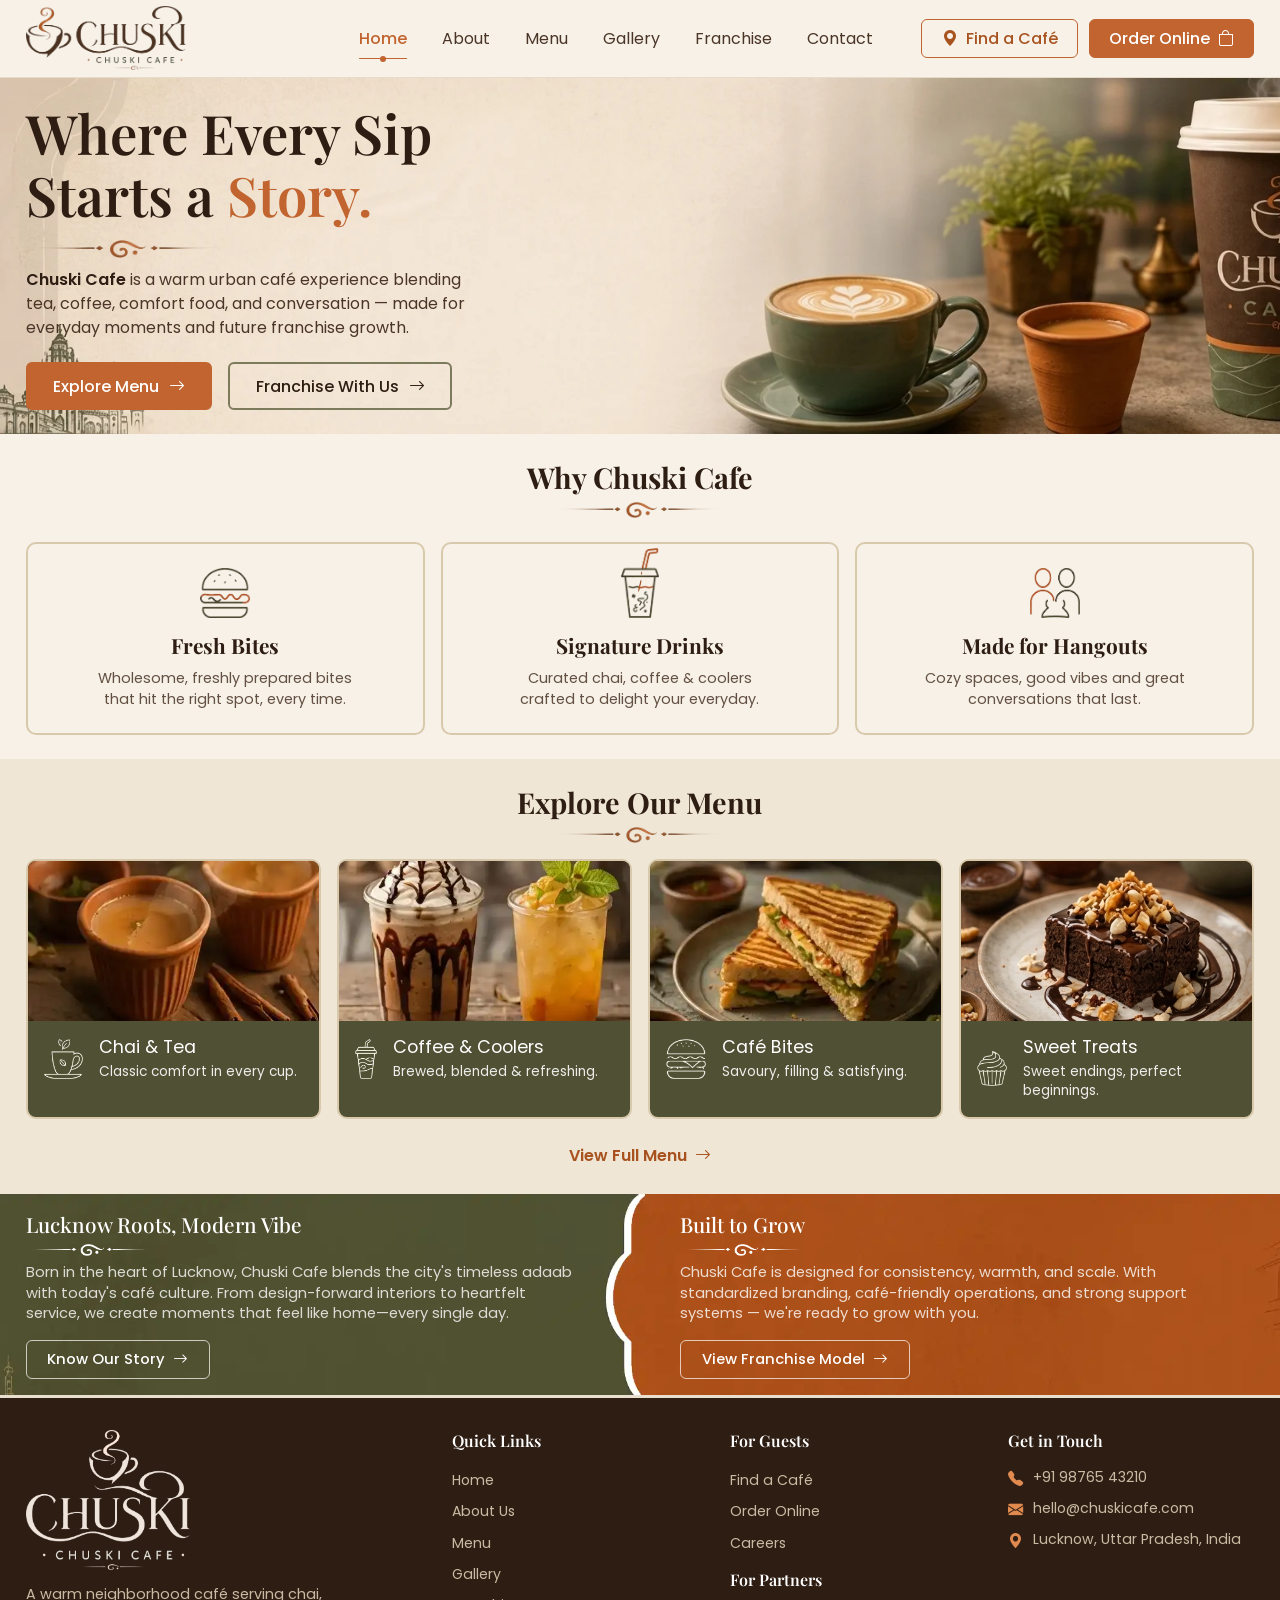
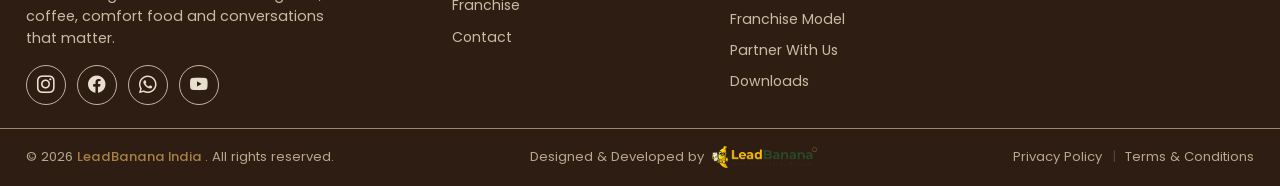
<file: index.html>
<!DOCTYPE html>
<html lang="en">

<head>
    <meta charset="UTF-8">
    <meta name="viewport" content="width=device-width, initial-scale=1.0">
    <title>Chuski Cafe | Where Every Sip Starts a Story</title>

    <!-- Bootstrap Icons only (no Bootstrap CSS framework) -->
    <link rel="stylesheet" href="https://cdn.jsdelivr.net/npm/bootstrap-icons@1.11.3/font/bootstrap-icons.css">

    <!-- Google Fonts -->
    <link rel="preconnect" href="https://fonts.googleapis.com">
    <link
        href="https://fonts.googleapis.com/css2?family=Playfair+Display:wght@600;700;800&family=Poppins:wght@400;500;600;700&display=swap"
        rel="stylesheet">

    <!-- Custom CSS -->
    <link rel="stylesheet" href="style.css">
</head>

<body>

    <!-- ===== HEADER ===== -->
    <header class="site-header">
        <nav class="section-container navbar">

            <!-- Logo -->
            <a class="navbar-brand" href="#">
                <img src="images/logo-primary.webp" alt="Chuski Cafe Logo" class="logo-img">
            </a>

            <!-- Mobile toggler -->
            <button class="navbar-toggler" id="navToggler" aria-label="Toggle navigation" aria-expanded="false"
                aria-controls="mainNav">
                <i class="bi bi-list"></i>
            </button>

            <!-- Nav links + actions -->
            <div class="navbar-collapse" id="mainNav">
                <ul class="navbar-nav">
                    <li class="nav-item"><a class="nav-link active" href="#">Home</a></li>
                    <li class="nav-item"><a class="nav-link" href="#">About</a></li>
                    <li class="nav-item"><a class="nav-link" href="#">Menu</a></li>
                    <li class="nav-item"><a class="nav-link" href="#">Gallery</a></li>
                    <li class="nav-item"><a class="nav-link" href="#">Franchise</a></li>
                    <li class="nav-item"><a class="nav-link" href="#">Contact</a></li>
                </ul>

                <div class="header-actions">
                    <a href="#" class="btn btn-find-cafe">
                        <i class="bi bi-geo-alt-fill"></i> Find a Café
                    </a>
                    <a href="#" class="btn btn-order-online">
                        Order Online <i class="bi bi-bag"></i>
                    </a>
                </div>
            </div>

        </nav>
    </header>

    <!-- ===== HERO SECTION ===== -->
    <section class="hero-section">
        <div class="section-container hero-inner">
            <div class="hero-text">
                <h1>Where Every Sip <br> Starts a <span class="text-accent">Story.</span></h1>
                <div class="hero-bottom-prop">
                    <img src="images/prop-bottom.webp" alt="">
                </div>
                <p class="hero-desc">
                    <strong>Chuski Cafe</strong> is a warm urban café experience blending
                    tea, coffee, comfort food, and conversation — made for
                    everyday moments and future franchise growth.
                </p>
                <div class="hero-buttons">
                    <a href="#" class="btn btn-explore">
                        Explore Menu <i class="bi bi-arrow-right"></i>
                    </a>
                    <a href="#" class="btn btn-franchise">
                        Franchise With Us <i class="bi bi-arrow-right"></i>
                    </a>
                </div>
            </div>
            <div class="hero-image-space"><!-- hero background image shows here --></div>
        </div>
    </section>


    <!-- ===== WHY CHUSKI CAFE ===== -->
    <section class="why-section">
        <div class="section-container">

            <h2 class="section-heading">Why Chuski Cafe</h2>
            <div class="head-bottom-prop">
                <img src="images/prop-bottom.webp" alt="">
            </div>

            <div class="why-grid">

                <!-- Card 1 -->
                <div class="why-card">
                    <span class="why-icon">
                        <img src="images/why-icons-1.webp" alt="">
                    </span>
                    <h3>Fresh Bites</h3>
                    <p>Wholesome, freshly prepared bites that hit the right spot, every time.</p>
                </div>

                <!-- Card 2 -->
                <div class="why-card">
                    <span class="why-icon why-icon-cup">
                        <img src="images/why-icons-2.webp" alt="">
                    </span>
                    <h3>Signature Drinks</h3>
                    <p>Curated chai, coffee &amp; coolers crafted to delight your everyday.</p>
                </div>

                <!-- Card 3 -->
                <div class="why-card">
                    <span class="why-icon">
                        <img src="images/why-icons-3.webp" alt="">
                    </span>
                    <h3>Made for Hangouts</h3>
                    <p>Cozy spaces, good vibes and great conversations that last.</p>
                </div>

            </div>
        </div>
    </section>


    <!-- ===== EXPLORE OUR MENU ===== -->
    <section class="menu-section">
        <div class="section-container">

            <h2 class="section-heading">Explore Our Menu</h2>
            <div class="head-bottom-prop">
                <img src="images/prop-bottom.webp" alt="">
            </div>

            <div class="menu-grid">

                <div class="menu-card">
                    <img src="images/home-menu-1.webp" alt="Chai & Tea">
                    <div class="menu-card-content">
                        <div class="menu-icon">
                            <img src="images/home-menu-icon-1.webp" alt="">
                        </div>
                        <div>
                            <h3>Chai &amp; Tea</h3>
                            <p>Classic comfort in every cup.</p>
                        </div>
                    </div>
                </div>

                <div class="menu-card">
                    <img src="images/home-menu-2.webp" alt="Coffee & Coolers">
                    <div class="menu-card-content">
                        <div class="menu-icon">
                            <img src="images/home-menu-icon-2.webp" alt="">
                        </div>
                        <div>
                            <h3>Coffee &amp; Coolers</h3>
                            <p>Brewed, blended &amp; refreshing.</p>
                        </div>
                    </div>
                </div>

                <div class="menu-card">
                    <img src="images/home-menu-3.webp" alt="Café Bites">
                    <div class="menu-card-content">
                        <div class="menu-icon">
                            <img src="images/home-menu-icon-3.webp" alt="">
                        </div>
                        <div>
                            <h3>Café Bites</h3>
                            <p>Savoury, filling &amp; satisfying.</p>
                        </div>
                    </div>
                </div>

                <div class="menu-card">
                    <img src="images/home-menu-4.png" alt="Sweet Treats">
                    <div class="menu-card-content">
                        <div class="menu-icon">
                            <img src="images/home-menu-icon-4.webp" alt="">
                        </div>
                        <div>
                            <h3>Sweet Treats</h3>
                            <p>Sweet endings, perfect beginnings.</p>
                        </div>
                    </div>
                </div>

            </div>

            <a href="#" class="view-menu-link">
                View Full Menu <i class="bi bi-arrow-right"></i>
            </a>

        </div>
    </section>


    <!-- ===== LUCKNOW ROOTS / FRANCHISE ===== -->
    <section class="roots-section">
        <div class="section-container roots-container">

            <div class="roots-block roots-left">
                <h2>Lucknow Roots, Modern Vibe</h2>
                <div class="head-bottom-prop head-bottom-prop-inner">
                    <img src="images/prop-bottom-white.webp" alt="">
                </div>

                <p>Born in the heart of Lucknow, Chuski Cafe blends the city's timeless adaab with today's café culture.
                    From design-forward interiors to heartfelt service, we create moments that feel like home—every
                    single day.</p>
                <a href="#" class="btn btn-know-story">Know Our Story <i class="bi bi-arrow-right"></i></a>
            </div>

            <div class="roots-block roots-right">
                <div class="roots-right-inner">
                    <h2>Built to Grow</h2>
                    <div class="head-bottom-prop head-bottom-prop-inner">
                        <img src="images/prop-bottom-white.webp" alt="">
                    </div>
                    <p>Chuski Cafe is designed for consistency, warmth, and scale. With standardized branding,
                        café-friendly
                        operations, and strong support systems — we're ready to grow with you.</p>
                    <a href="#" class="btn btn-franchise-model">View Franchise Model <i
                            class="bi bi-arrow-right"></i></a>
                </div>
            </div>

        </div>
    </section>


    <!-- ===== FOOTER ===== -->
    <footer class="site-footer">
        <div class="section-container footer-top">

            <div class="footer-brand">
                <img src="images/logo-secondry-2.webp" alt="Chuski Cafe Logo" class="footer-logo">
                <p>A warm neighborhood café serving chai, coffee, comfort food and conversations that matter.</p>
                <div class="social-icons">
                    <a href="#"><i class="bi bi-instagram"></i></a>
                    <a href="#"><i class="bi bi-facebook"></i></a>
                    <a href="#"><i class="bi bi-whatsapp"></i></a>
                    <a href="#"><i class="bi bi-youtube"></i></a>
                </div>
            </div>

            <div class="footer-col">
                <h4>Quick Links</h4>
                <ul>
                    <li><a href="#">Home</a></li>
                    <li><a href="#">About Us</a></li>
                    <li><a href="#">Menu</a></li>
                    <li><a href="#">Gallery</a></li>
                    <li><a href="#">Franchise</a></li>
                    <li><a href="#">Contact</a></li>
                </ul>
            </div>

            <div class="footer-col">
                <h4>For Guests</h4>
                <ul>
                    <li><a href="#">Find a Café</a></li>
                    <li><a href="#">Order Online</a></li>
                    <li><a href="#">Careers</a></li>
                </ul>
                <h4 style="margin-top: 14px;">For Partners</h4>
                <ul>
                    <li><a href="#">Franchise Model</a></li>
                    <li><a href="#">Partner With Us</a></li>
                    <li><a href="#">Downloads</a></li>
                </ul>
            </div>

            <div class="footer-col footer-contact">
                <h4>Get in Touch</h4>
                <ul class="footer-contact-list">
                    <li><i class="bi bi-telephone-fill"></i> +91 98765 43210</li>
                    <li><i class="bi bi-envelope-fill"></i> hello@chuskicafe.com</li>
                    <li><i class="bi bi-geo-alt-fill"></i> Lucknow, Uttar Pradesh, India</li>
                </ul>
            </div>

        </div>

        <div class="footer-bottom">
            <div class="section-container footer-bottom-inner">
                <!-- Left: copyright -->
                <p>
                    © 2026
                    <a href="https://leadbanana.in/" target="_blank" rel="noopener noreferrer"
                        class="footer-bottom-link">
                        LeadBanana India
                    </a>
                    . All rights reserved.
                </p>

                <!-- Middle: developed by -->
                <a href="https://leadbanana.in/" target="_blank" rel="noopener noreferrer"
                    class="footer-bottom-developedBy">
                    <p>Designed & Developed by</p>
                    <img src="images/leadbanana-logo.webp" alt="LeadBanana" />
                </a>
                <div class="footer-legal">
                    <a href="#">Privacy Policy</a>
                    <span>|</span>
                    <a href="#">Terms &amp; Conditions</a>
                </div>
            </div>
        </div>
    </footer>


    <!-- for navbar toggle -->
    <script>
        const navToggler = document.getElementById('navToggler');
        const mainNav = document.getElementById('mainNav');

        navToggler.addEventListener('click', () => {
            mainNav.classList.toggle('show');
            const expanded = mainNav.classList.contains('show');
            navToggler.setAttribute('aria-expanded', expanded);
        });

        // Close mobile menu when a nav link is clicked
        document.querySelectorAll('#mainNav .nav-link').forEach(link => {
            link.addEventListener('click', () => {
                mainNav.classList.remove('show');
                navToggler.setAttribute('aria-expanded', 'false');
            });
        });
    </script>
</body>

</html>
</file>
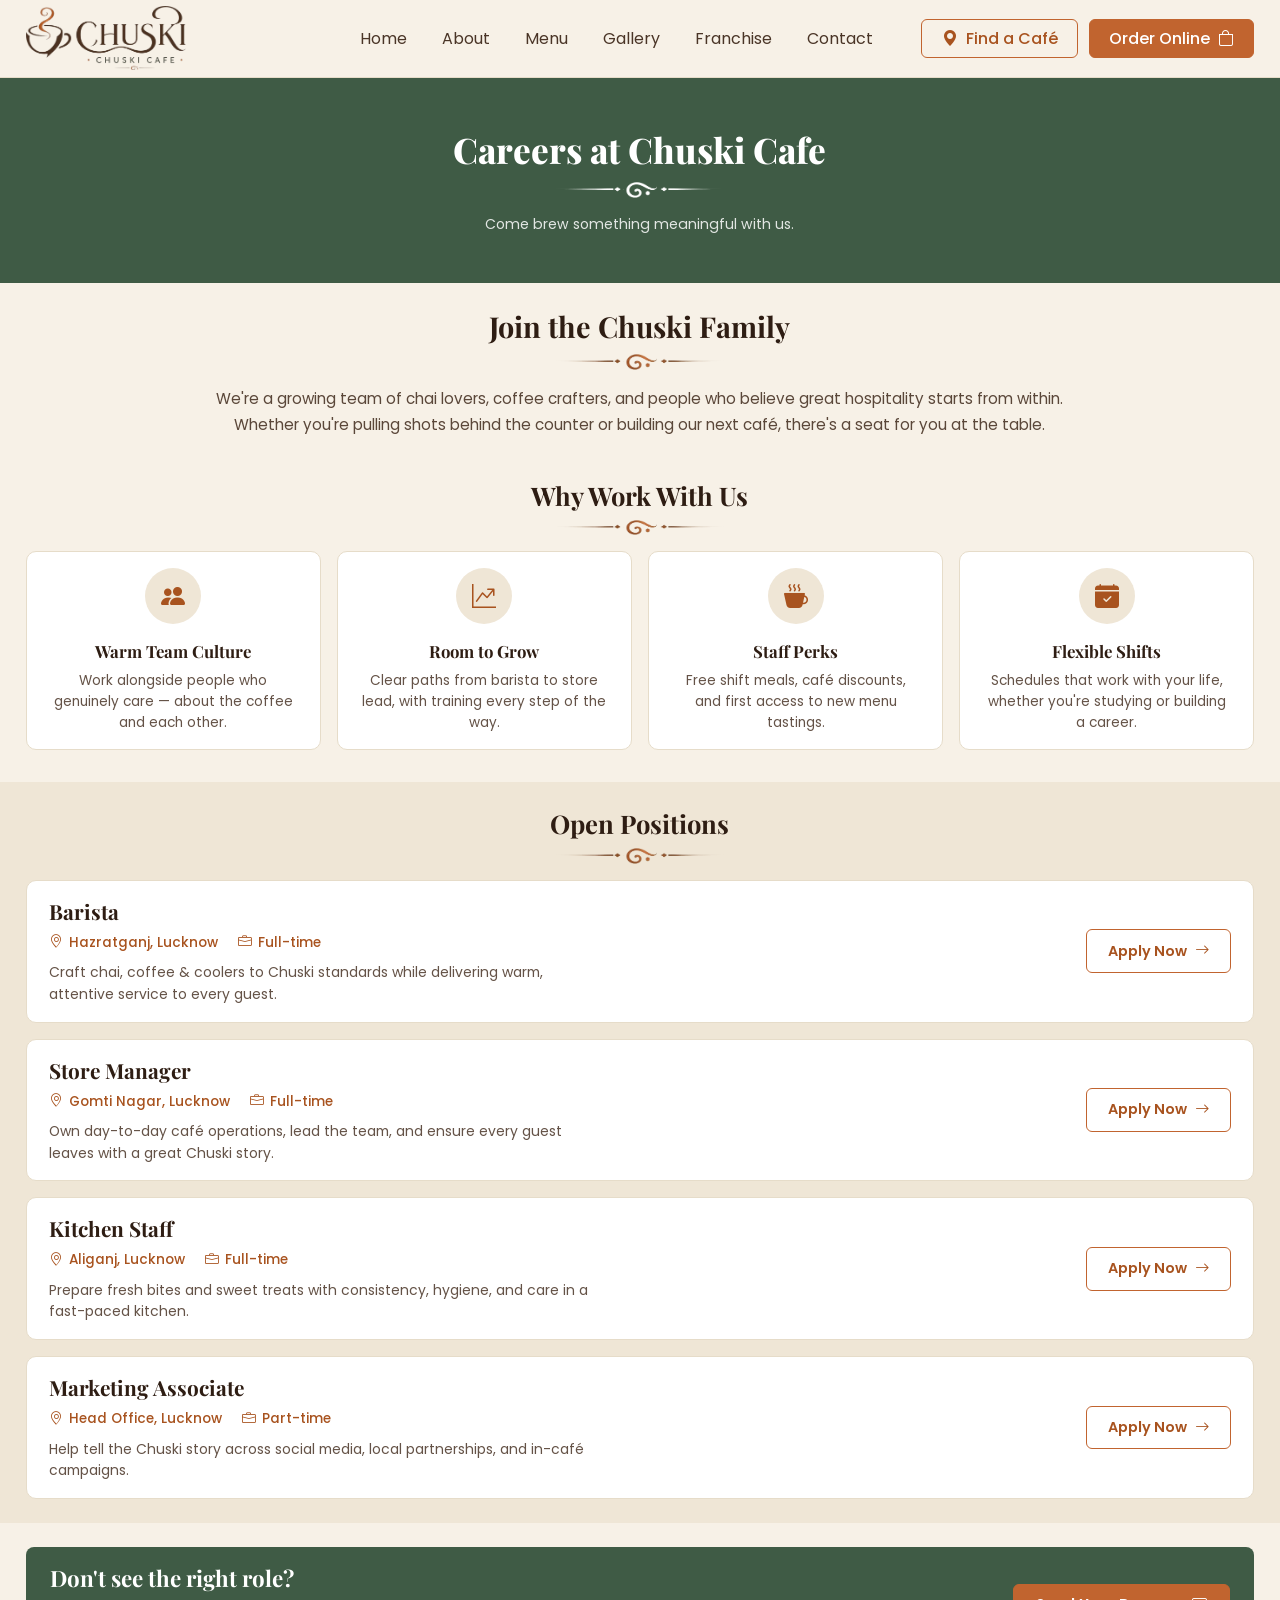
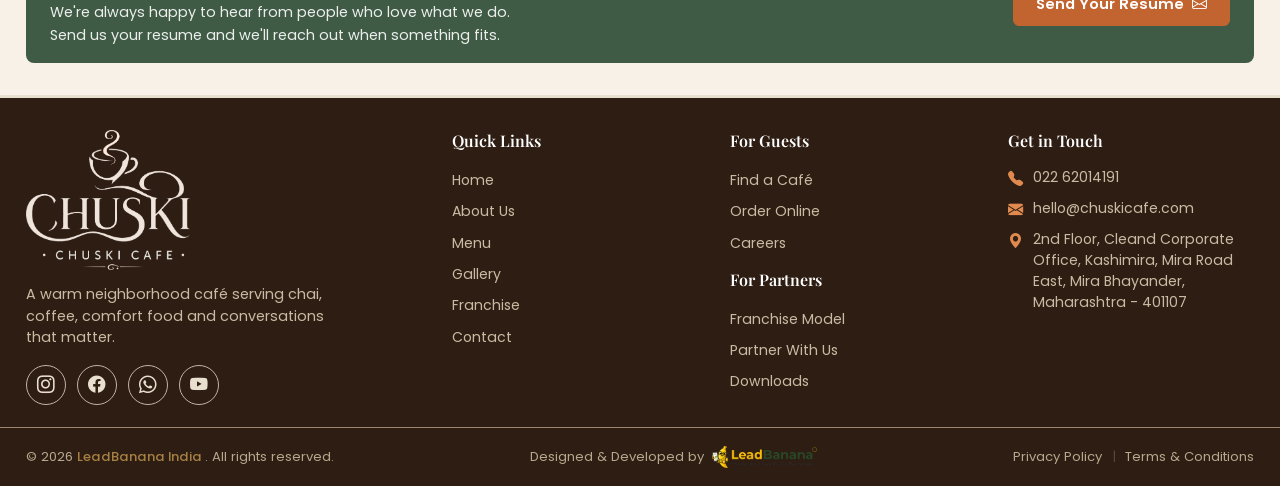
<file: careers.html>
<!DOCTYPE html>
<html lang="en">

<head>
    <meta charset="UTF-8">
    <meta name="viewport" content="width=device-width, initial-scale=1.0">
    <title>Careers | Chuski Cafe</title>
    <link rel="icon" type="image/x-icon" href="images/favicon.webp">

    <!-- Bootstrap Icons only (no Bootstrap CSS framework) -->
    <link rel="stylesheet" href="https://cdn.jsdelivr.net/npm/bootstrap-icons@1.11.3/font/bootstrap-icons.css">

    <!-- Google Fonts -->
    <link rel="preconnect" href="https://fonts.googleapis.com">
    <link
        href="https://fonts.googleapis.com/css2?family=Playfair+Display:wght@600;700;800&family=Poppins:wght@400;500;600;700&display=swap"
        rel="stylesheet">

    <!-- Custom CSS -->
    <link rel="stylesheet" href="style.css">
</head>

<body>

    <!-- ===== HEADER ===== -->
    <header class="site-header">
        <nav class="section-container navbar">

            <!-- Logo -->
            <a class="navbar-brand" href="index.html">
                <img src="images/logo-primary.webp" alt="Chuski Cafe Logo" class="logo-img">
            </a>

            <!-- Mobile toggler -->
            <button class="navbar-toggler" id="navToggler" aria-label="Toggle navigation" aria-expanded="false"
                aria-controls="mainNav">
                <i class="bi bi-list"></i>
            </button>

            <!-- Nav links + actions -->
            <div class="navbar-collapse" id="mainNav">
                <ul class="navbar-nav">
                    <li class="nav-item"><a class="nav-link" href="index.html">Home</a></li>
                    <li class="nav-item"><a class="nav-link" href="about.html">About</a></li>
                    <li class="nav-item"><a class="nav-link" href="menu.html">Menu</a></li>
                    <li class="nav-item"><a class="nav-link" href="gallery.html">Gallery</a></li>
                    <li class="nav-item"><a class="nav-link" href="franchise.html">Franchise</a></li>
                    <li class="nav-item"><a class="nav-link" href="contact.html">Contact</a></li>
                </ul>

                <div class="header-actions">
                    <a href="contact.html#FindCafe" class="btn btn-find-cafe">
                        <i class="bi bi-geo-alt-fill"></i> Find a Café
                    </a>
                    <a href="menu.html" class="btn btn-order-online">
                        Order Online <i class="bi bi-bag"></i>
                    </a>
                </div>
            </div>

        </nav>
    </header>


    <!-- ===== CAREERS PAGE BANNER ===== -->
    <section class="legal-banner">
        <div class="section-container legal-banner-inner">
            <h1>Careers at Chuski Cafe</h1>
            <div class="head-bottom-prop">
                <img src="images/prop-bottom-white.webp" alt="">
            </div>
            <p>Come brew something meaningful with us.</p>
        </div>
    </section>

    <!-- ===== JOIN THE FAMILY (INTRO) ===== -->
    <section class="careers-intro-section">
        <div class="section-container careers-intro-inner">
            <h2>Join the Chuski Family</h2>
            <div class="head-bottom-prop">
                <img src="images/prop-bottom.webp" alt="">
            </div>
            <p>We're a growing team of chai lovers, coffee crafters, and people who believe great hospitality starts
                from within. Whether you're pulling shots behind the counter or building our next café, there's a seat
                for you at the table.</p>
        </div>
    </section>

    <!-- ===== WHY WORK WITH US (PERKS) ===== -->
    <section class="perks-section">
        <div class="section-container">
            <h2 class="perks-heading">Why Work With Us</h2>
            <div class="head-bottom-prop">
                <img src="images/prop-bottom.webp" alt="">
            </div>

            <div class="perks-grid">
                <div class="perk-card">
                    <span class="perk-icon"><i class="bi bi-people-fill"></i></span>
                    <h3>Warm Team Culture</h3>
                    <p>Work alongside people who genuinely care — about the coffee and each other.</p>
                </div>
                <div class="perk-card">
                    <span class="perk-icon"><i class="bi bi-graph-up-arrow"></i></span>
                    <h3>Room to Grow</h3>
                    <p>Clear paths from barista to store lead, with training every step of the way.</p>
                </div>
                <div class="perk-card">
                    <span class="perk-icon"><i class="bi bi-cup-hot-fill"></i></span>
                    <h3>Staff Perks</h3>
                    <p>Free shift meals, café discounts, and first access to new menu tastings.</p>
                </div>
                <div class="perk-card">
                    <span class="perk-icon"><i class="bi bi-calendar-check-fill"></i></span>
                    <h3>Flexible Shifts</h3>
                    <p>Schedules that work with your life, whether you're studying or building a career.</p>
                </div>
            </div>
        </div>
    </section>

    <!-- ===== OPEN POSITIONS ===== -->
    <section class="positions-section">
        <div class="section-container">
            <h2 class="positions-heading">Open Positions</h2>
            <div class="head-bottom-prop">
                <img src="images/prop-bottom.webp" alt="">
            </div>

            <div class="positions-list">

                <div class="position-card">
                    <div class="position-info">
                        <h3>Barista</h3>
                        <div class="position-meta">
                            <span><i class="bi bi-geo-alt"></i> Hazratganj, Lucknow</span>
                            <span><i class="bi bi-briefcase"></i> Full-time</span>
                        </div>
                        <p>Craft chai, coffee &amp; coolers to Chuski standards while delivering warm, attentive service
                            to every guest.</p>
                    </div>
                    <a href="#" class="btn btn-apply-now">Apply Now <i class="bi bi-arrow-right"></i></a>
                </div>

                <div class="position-card">
                    <div class="position-info">
                        <h3>Store Manager</h3>
                        <div class="position-meta">
                            <span><i class="bi bi-geo-alt"></i> Gomti Nagar, Lucknow</span>
                            <span><i class="bi bi-briefcase"></i> Full-time</span>
                        </div>
                        <p>Own day-to-day café operations, lead the team, and ensure every guest leaves with a great
                            Chuski story.</p>
                    </div>
                    <a href="#" class="btn btn-apply-now">Apply Now <i class="bi bi-arrow-right"></i></a>
                </div>

                <div class="position-card">
                    <div class="position-info">
                        <h3>Kitchen Staff</h3>
                        <div class="position-meta">
                            <span><i class="bi bi-geo-alt"></i> Aliganj, Lucknow</span>
                            <span><i class="bi bi-briefcase"></i> Full-time</span>
                        </div>
                        <p>Prepare fresh bites and sweet treats with consistency, hygiene, and care in a fast-paced
                            kitchen.</p>
                    </div>
                    <a href="#" class="btn btn-apply-now">Apply Now <i class="bi bi-arrow-right"></i></a>
                </div>

                <div class="position-card">
                    <div class="position-info">
                        <h3>Marketing Associate</h3>
                        <div class="position-meta">
                            <span><i class="bi bi-geo-alt"></i> Head Office, Lucknow</span>
                            <span><i class="bi bi-briefcase"></i> Part-time</span>
                        </div>
                        <p>Help tell the Chuski story across social media, local partnerships, and in-café campaigns.
                        </p>
                    </div>
                    <a href="#" class="btn btn-apply-now">Apply Now <i class="bi bi-arrow-right"></i></a>
                </div>

            </div>
        </div>
    </section>

    <!-- ===== GENERAL APPLICATION CTA ===== -->
    <section class="careers-cta-section">
        <div class="section-container careers-cta-card">
            <div class="careers-cta-text">
                <h3>Don't see the right role?</h3>
                <p>We're always happy to hear from people who love what we do. Send us your resume and we'll reach out
                    when something fits.</p>
            </div>
            <a href="mailto:careers@chuskicafe.com" class="btn btn-send-resume">Send Your Resume <i
                    class="bi bi-envelope"></i></a>
        </div>
    </section>

    <!-- ===== FOOTER ===== -->
    <footer class="site-footer">
        <div class="section-container footer-top">

            <div class="footer-brand">
                <a href="index.html">
                    <img src="images/logo-secondry-2.webp" alt="Chuski Cafe Logo" class="footer-logo">
                </a>
                <p>A warm neighborhood café serving chai, coffee, comfort food and conversations that matter.</p>
                <div class="social-icons">
                    <a href="#"><i class="bi bi-instagram"></i></a>
                    <a href="#"><i class="bi bi-facebook"></i></a>
                    <a href="#"><i class="bi bi-whatsapp"></i></a>
                    <a href="#"><i class="bi bi-youtube"></i></a>
                </div>
            </div>

            <div class="footer-col">
                <h4>Quick Links</h4>
                <ul>
                    <li><a href="index.html">Home</a></li>
                    <li><a href="about.html">About Us</a></li>
                    <li><a href="menu.html">Menu</a></li>
                    <li><a href="gallery.html">Gallery</a></li>
                    <li><a href="franchise.html">Franchise</a></li>
                    <li><a href="contact.html">Contact</a></li>
                </ul>
            </div>

            <div class="footer-col">
                <h4>For Guests</h4>
                <ul>
                    <li><a href="contact.html#FindCafe">Find a Café</a></li>
                    <li><a href="menu.html">Order Online</a></li>
                    <li><a href="careers.html">Careers</a></li>
                </ul>
                <h4 style="margin-top: 14px;">For Partners</h4>
                <ul>
                    <li><a href="franchise.html#FranchiseModel">Franchise Model</a></li>
                    <li><a href="franchise.html#journey-form">Partner With Us</a></li>
                    <li><a href="downloads.html">Downloads</a></li>
                </ul>
            </div>

            <div class="footer-col footer-contact">
                <h4>Get in Touch</h4>

                <ul class="footer-contact-list">
                    <!-- Phone -->
                    <li>
                        <i class="bi bi-telephone-fill"></i>
                        <a href="tel:+9102262014191">022 62014191</a>
                    </li>

                    <!-- Email -->
                    <li>
                        <i class="bi bi-envelope-fill"></i>
                        <a href="mailto:hello@chuskicafe.com">hello@chuskicafe.com</a>
                    </li>

                    <!-- Location -->
                    <li>
                        <i class="bi bi-geo-alt-fill"></i>
                        <a href="https://maps.app.goo.gl/7ECUPQKN5fEaqKUFA" target="_blank" rel="noopener noreferrer">
                            2nd Floor, Cleand Corporate Office, Kashimira, Mira Road East, Mira Bhayander, Maharashtra -
                            401107
                        </a>
                    </li>
                </ul>
            </div>

        </div>

        <div class="footer-bottom">
            <div class="section-container footer-bottom-inner">
                <!-- Left: copyright -->
                <p>
                    © 2026
                    <a href="https://leadbanana.in/" target="_blank" rel="noopener noreferrer"
                        class="footer-bottom-link">
                        LeadBanana India
                    </a>
                    . All rights reserved.
                </p>

                <!-- Middle: developed by -->
                <a href="https://leadbanana.in/" target="_blank" rel="noopener noreferrer"
                    class="footer-bottom-developedBy">
                    <p>Designed & Developed by</p>
                    <img src="images/leadbanana-logo.webp" alt="LeadBanana" />
                </a>
                <div class="footer-legal">
                    <a href="privacy.html">Privacy Policy</a>
                    <span>|</span>
                    <a href="terms.html">Terms &amp; Conditions</a>
                </div>
            </div>
        </div>
    </footer>


    <!-- for navbar toggle -->
    <script>
        const navToggler = document.getElementById('navToggler');
        const mainNav = document.getElementById('mainNav');

        navToggler.addEventListener('click', () => {
            mainNav.classList.toggle('show');
            const expanded = mainNav.classList.contains('show');
            navToggler.setAttribute('aria-expanded', expanded);
        });

        // Close mobile menu when a nav link is clicked
        document.querySelectorAll('#mainNav .nav-link').forEach(link => {
            link.addEventListener('click', () => {
                mainNav.classList.remove('show');
                navToggler.setAttribute('aria-expanded', 'false');
            });
        });
    </script>
</body>

</html>
</file>
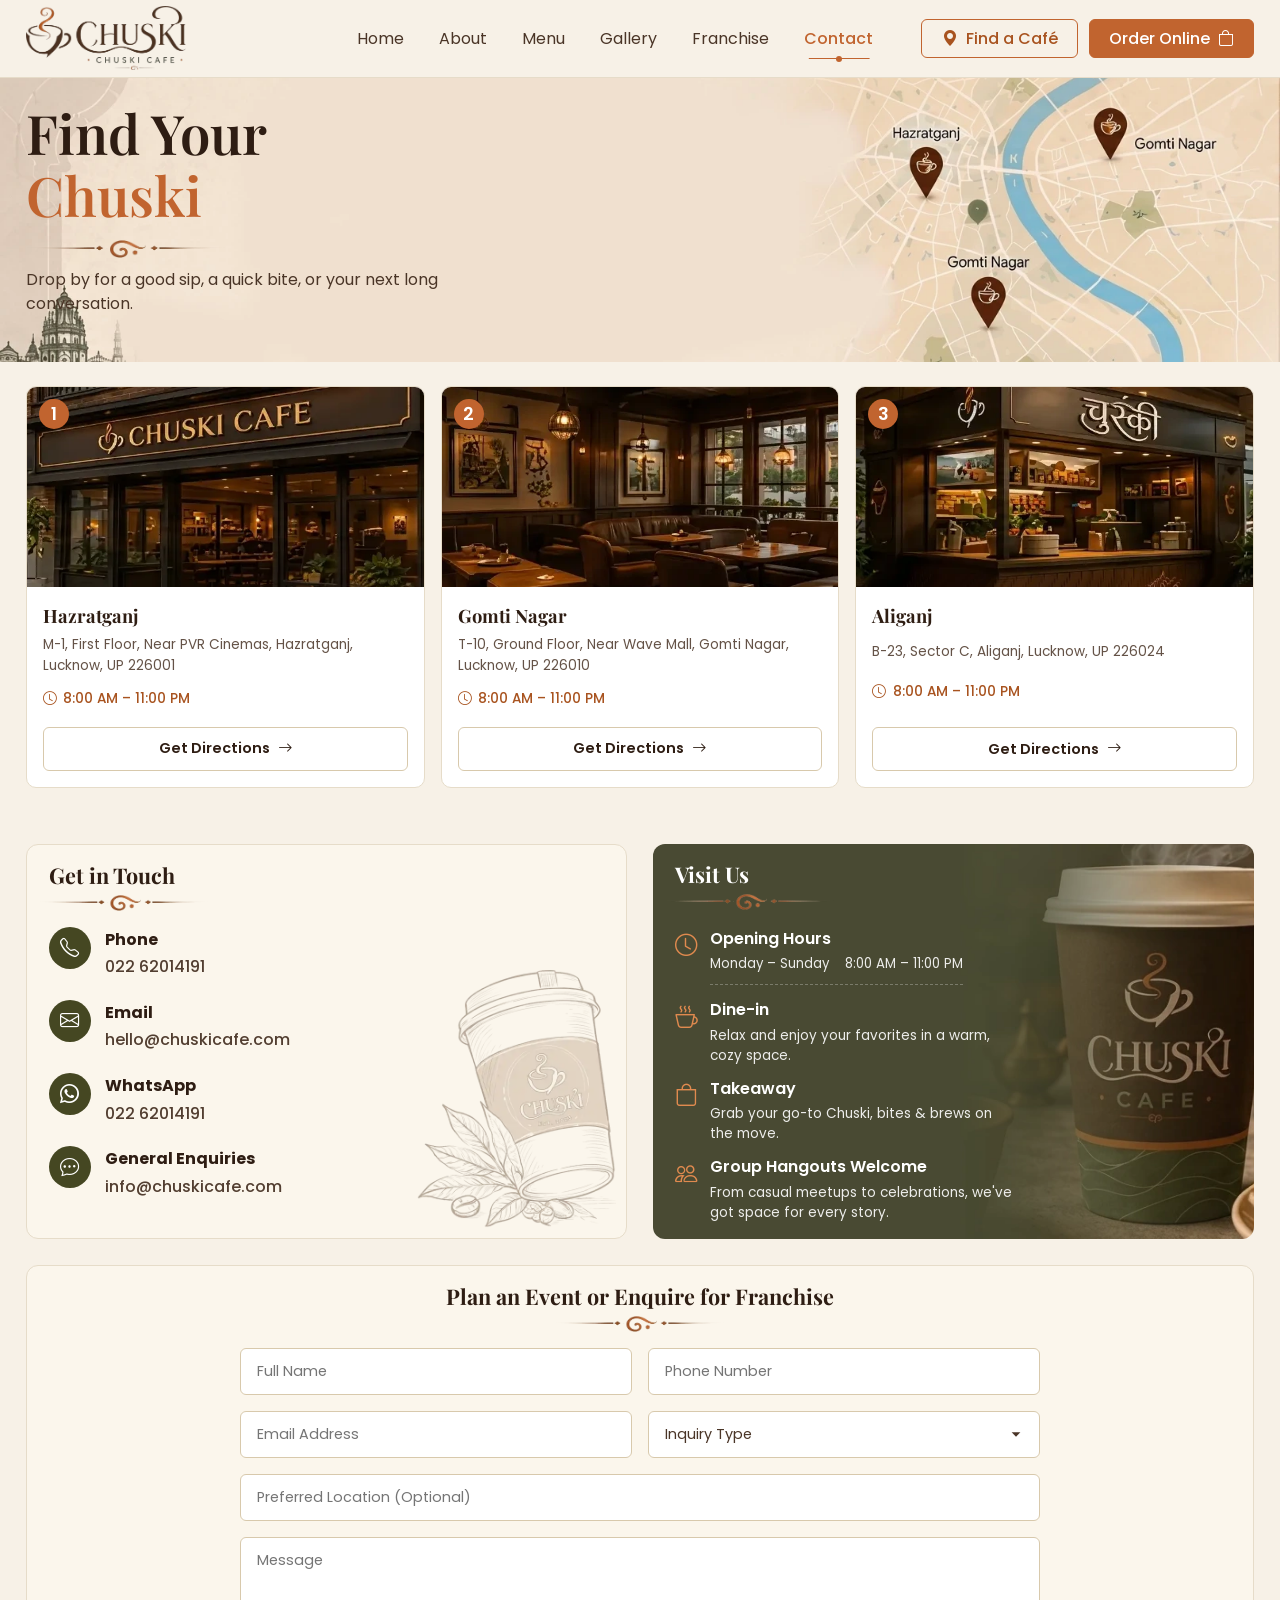
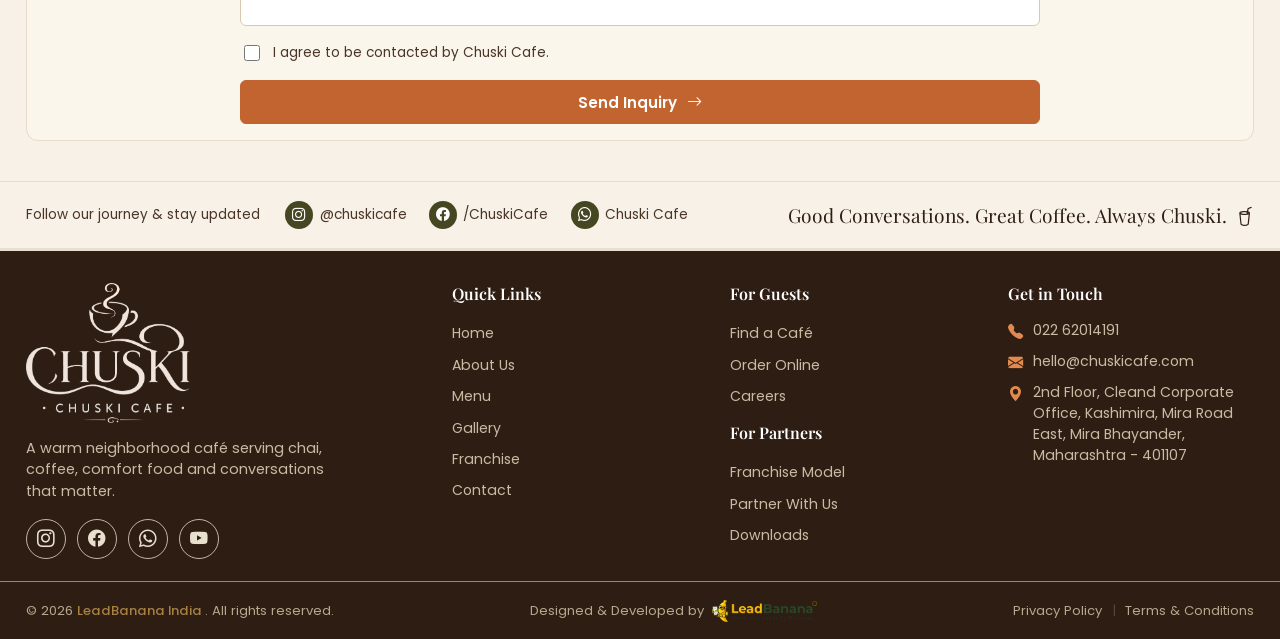
<file: contact.html>
<!DOCTYPE html>
<html lang="en">

<head>
    <meta charset="UTF-8">
    <meta name="viewport" content="width=device-width, initial-scale=1.0">
    <title>Contact Us - Chuski Cafe</title>
    <link rel="icon" type="image/x-icon" href="images/favicon.webp">

    <!-- Bootstrap Icons only (no Bootstrap CSS framework) -->
    <link rel="stylesheet" href="https://cdn.jsdelivr.net/npm/bootstrap-icons@1.11.3/font/bootstrap-icons.css">

    <!-- Google Fonts -->
    <link rel="preconnect" href="https://fonts.googleapis.com">
    <link
        href="https://fonts.googleapis.com/css2?family=Playfair+Display:wght@600;700;800&family=Poppins:wght@400;500;600;700&display=swap"
        rel="stylesheet">

    <!-- Custom CSS -->
    <link rel="stylesheet" href="style.css">
</head>

<body>

    <!-- ===== HEADER ===== -->
    <header class="site-header">
        <nav class="section-container navbar">

            <!-- Logo -->
            <a class="navbar-brand" href="index.html">
                <img src="images/logo-primary.webp" alt="Chuski Cafe Logo" class="logo-img">
            </a>

            <!-- Mobile toggler -->
            <button class="navbar-toggler" id="navToggler" aria-label="Toggle navigation" aria-expanded="false"
                aria-controls="mainNav">
                <i class="bi bi-list"></i>
            </button>

            <!-- Nav links + actions -->
            <div class="navbar-collapse" id="mainNav">
                <ul class="navbar-nav">
                    <li class="nav-item"><a class="nav-link" href="index.html">Home</a></li>
                    <li class="nav-item"><a class="nav-link" href="about.html">About</a></li>
                    <li class="nav-item"><a class="nav-link" href="menu.html">Menu</a></li>
                    <li class="nav-item"><a class="nav-link" href="gallery.html">Gallery</a></li>
                    <li class="nav-item"><a class="nav-link" href="franchise.html">Franchise</a></li>
                    <li class="nav-item"><a class="nav-link active" href="contact.html">Contact</a></li>
                </ul>

                <div class="header-actions">
                    <a href="contact.html#FindCafe" class="btn btn-find-cafe">
                        <i class="bi bi-geo-alt-fill"></i> Find a Café
                    </a>
                    <a href="menu.html" class="btn btn-order-online">
                        Order Online <i class="bi bi-bag"></i>
                    </a>
                </div>
            </div>

        </nav>
    </header>

    <!-- ===== HERO SECTION ===== -->
    <section class="hero-section contact-hero-section">
        <div class="section-container hero-inner">
            <div class="hero-text">
                <h1>Find Your <br><span class="text-accent">Chuski</span></h1>
                <div class="hero-bottom-prop">
                    <img src="images/prop-bottom.webp" alt="">
                </div>
                <p class="hero-desc">
                    Drop by for a good sip, a quick bite, or your next long conversation.
                </p>
            </div>
            <div class="hero-image-space"><!-- hero background image shows here --></div>
        </div>
    </section>


    <!-- ===== OUR LOCATIONS ===== -->
    <section class="locations-section" id="FindCafe">
        <div class="section-container find-cards">

            <div class="find-card">
                <div class="find-card-image">
                    <img src="images/fr-format-1.webp" alt="Hazratganj">
                    <span class="find-card-number">1</span>
                </div>
                <div class="find-card-body">
                    <h3>Hazratganj</h3>
                    <p>M-1, First Floor, Near PVR Cinemas, Hazratganj, Lucknow, UP 226001</p>
                    <span class="find-card-hours"><i class="bi bi-clock"></i> 8:00 AM – 11:00 PM</span>
                    <a href="#" class="btn btn-get-directions">Get Directions <i class="bi bi-arrow-right"></i></a>
                </div>
            </div>

            <div class="find-card">
                <div class="find-card-image">
                    <img src="images/fr-format-2.webp" alt="Gomti Nagar">
                    <span class="find-card-number">2</span>
                </div>
                <div class="find-card-body">
                    <h3>Gomti Nagar</h3>
                    <p>T-10, Ground Floor, Near Wave Mall, Gomti Nagar, Lucknow, UP 226010</p>
                    <span class="find-card-hours"><i class="bi bi-clock"></i> 8:00 AM – 11:00 PM</span>
                    <a href="#" class="btn btn-get-directions">Get Directions <i class="bi bi-arrow-right"></i></a>
                </div>
            </div>

            <div class="find-card">
                <div class="find-card-image">
                    <img src="images/fr-format-3.webp" alt="Aliganj">
                    <span class="find-card-number">3</span>
                </div>
                <div class="find-card-body">
                    <h3>Aliganj</h3>
                    <p>B-23, Sector C, Aliganj, Lucknow, UP 226024</p>
                    <span class="find-card-hours"><i class="bi bi-clock"></i> 8:00 AM – 11:00 PM</span>
                    <a href="#" class="btn btn-get-directions">Get Directions <i class="bi bi-arrow-right"></i></a>
                </div>
            </div>

        </div>
    </section>

    <!-- ===== CONTACT / GET IN TOUCH ===== -->
    <section class="contact-section" id="get-in-touch">
        <div class="section-container">

            <div class="contact-grid">

                <div class="contact-card card-get-in-touch">
                    <h3>Get in Touch</h3>
                    <div class="head-bottom-prop">
                        <img src="images/prop-bottom.webp" alt="">
                    </div>


                    <ul class="contact-list">
                        <!-- Phone -->
                        <li>
                            <span class="contact-icon">
                                <i class="bi bi-telephone"></i>
                            </span>
                            <div>
                                <strong>Phone</strong>
                                <p>
                                    <a href="tel:+912262014191">022 62014191</a>
                                </p>
                            </div>
                        </li>

                        <!-- Email -->
                        <li>
                            <span class="contact-icon">
                                <i class="bi bi-envelope"></i>
                            </span>
                            <div>
                                <strong>Email</strong>
                                <p>
                                    <a href="mailto:hello@chuskicafe.com">hello@chuskicafe.com</a>
                                </p>
                            </div>
                        </li>

                        <!-- WhatsApp -->
                        <li>
                            <span class="contact-icon">
                                <i class="bi bi-whatsapp"></i>
                            </span>
                            <div>
                                <strong>WhatsApp</strong>
                                <p>
                                    <a href="https://wa.me/912262014191" target="_blank" rel="noopener noreferrer">
                                        022 62014191
                                    </a>
                                </p>
                            </div>
                        </li>

                        <!-- General Enquiries -->
                        <li>
                            <span class="contact-icon">
                                <i class="bi bi-chat-dots"></i>
                            </span>
                            <div>
                                <strong>General Enquiries</strong>
                                <p>
                                    <a href="mailto:info@chuskicafe.com">info@chuskicafe.com</a>
                                </p>
                            </div>
                        </li>
                    </ul>
                    <img src="images/coffee-cup-sketch.webp" alt="" class="contact-sketch">
                </div>

                <div class="contact-card card-visit-us">
                    <h3>Visit Us</h3>
                    <div class="head-bottom-prop">
                        <img src="images/prop-bottom.webp" alt="">
                    </div>

                    <ul class="visit-list">
                        <li>
                            <span class="visit-icon"><i class="bi bi-clock"></i></span>
                            <div>
                                <strong>Opening Hours</strong>
                                <div class="visit-hours">
                                    <span>Monday – Sunday</span>
                                    <span>8:00 AM – 11:00 PM</span>
                                </div>
                            </div>
                        </li>
                        <li>
                            <span class="visit-icon"><i class="bi bi-cup-hot"></i></span>
                            <div>
                                <strong>Dine-in</strong>
                                <p>Relax and enjoy your favorites in a warm, cozy space.</p>
                            </div>
                        </li>
                        <li>
                            <span class="visit-icon"><i class="bi bi-bag"></i></span>
                            <div>
                                <strong>Takeaway</strong>
                                <p>Grab your go-to Chuski, bites &amp; brews on the move.</p>
                            </div>
                        </li>
                        <li>
                            <span class="visit-icon"><i class="bi bi-people"></i></span>
                            <div>
                                <strong>Group Hangouts Welcome</strong>
                                <p>From casual meetups to celebrations, we've got space for every story.</p>
                            </div>
                        </li>
                    </ul>

                </div>

                <div class="contact-card card-form">
                    <h3>Plan an Event or Enquire for Franchise</h3>
                    <div class="head-bottom-prop">
                        <img src="images/prop-bottom.webp" alt="">
                    </div>

                    <form class="contact-form">
                        <div class="form-row">
                            <input type="text" name="full_name" placeholder="Full Name" required>
                            <input type="tel" name="phone" placeholder="Phone Number" required>
                        </div>
                        <div class="form-row">
                            <input type="email" name="email" placeholder="Email Address" required>
                            <select name="inquiry_type" required>
                                <option value="" disabled selected>Inquiry Type</option>
                                <option value="event">Event</option>
                                <option value="franchise">Franchise</option>
                                <option value="general">General</option>
                            </select>
                        </div>
                        <input type="text" name="preferred_location" placeholder="Preferred Location (Optional)"
                            class="form-full">
                        <textarea name="message" placeholder="Message" rows="3" class="form-full"></textarea>

                        <label class="form-checkbox">
                            <input type="checkbox" required>
                            I agree to be contacted by Chuski Cafe.
                        </label>

                        <button type="submit" class="btn btn-send-inquiry">
                            Send Inquiry <i class="bi bi-arrow-right"></i>
                        </button>
                    </form>
                </div>

            </div>

        </div>

        <div class="contact-bottom-bar">
            <div class="section-container contact-bottom-inner">
                <div class="contact-follow">
                    <span>Follow our journey &amp; stay updated</span>
                    <div class="contact-socials">
                        <a href="#"><i class="bi bi-instagram"></i> @chuskicafe</a>
                        <a href="#"><i class="bi bi-facebook"></i> /ChuskiCafe</a>
                        <a href="#"><i class="bi bi-whatsapp"></i> Chuski Cafe</a>
                    </div>
                </div>
                <p class="contact-tagline">Good Conversations. Great Coffee. Always Chuski. <i
                        class="bi bi-cup-straw"></i></p>
            </div>
        </div>
    </section>

    <!-- ===== FOOTER ===== -->
    <footer class="site-footer">
        <div class="section-container footer-top">

            <div class="footer-brand">
                <a href="index.html">
                    <img src="images/logo-secondry-2.webp" alt="Chuski Cafe Logo" class="footer-logo">
                </a>
                <p>A warm neighborhood café serving chai, coffee, comfort food and conversations that matter.</p>
                <div class="social-icons">
                    <a href="#"><i class="bi bi-instagram"></i></a>
                    <a href="#"><i class="bi bi-facebook"></i></a>
                    <a href="#"><i class="bi bi-whatsapp"></i></a>
                    <a href="#"><i class="bi bi-youtube"></i></a>
                </div>
            </div>

            <div class="footer-col">
                <h4>Quick Links</h4>
                <ul>
                    <li><a href="index.html">Home</a></li>
                    <li><a href="about.html">About Us</a></li>
                    <li><a href="menu.html">Menu</a></li>
                    <li><a href="gallery.html">Gallery</a></li>
                    <li><a href="franchise.html">Franchise</a></li>
                    <li><a href="contact.html">Contact</a></li>
                </ul>
            </div>

            <div class="footer-col">
                <h4>For Guests</h4>
                <ul>
                    <li><a href="contact.html#FindCafe">Find a Café</a></li>
                    <li><a href="menu.html">Order Online</a></li>
                    <li><a href="careers.html">Careers</a></li>
                </ul>
                <h4 style="margin-top: 14px;">For Partners</h4>
                <ul>
                    <li><a href="franchise.html#FranchiseModel">Franchise Model</a></li>
                    <li><a href="franchise.html#journey-form">Partner With Us</a></li>
                    <li><a href="downloads.html">Downloads</a></li>
                </ul>
            </div>

            <div class="footer-col footer-contact">
                <h4>Get in Touch</h4>

                <ul class="footer-contact-list">
                    <!-- Phone -->
                    <li>
                        <i class="bi bi-telephone-fill"></i>
                        <a href="tel:+9102262014191">022 62014191</a>
                    </li>

                    <!-- Email -->
                    <li>
                        <i class="bi bi-envelope-fill"></i>
                        <a href="mailto:hello@chuskicafe.com">hello@chuskicafe.com</a>
                    </li>

                    <!-- Location -->
                    <li>
                        <i class="bi bi-geo-alt-fill"></i>
                        <a href="https://maps.app.goo.gl/7ECUPQKN5fEaqKUFA" target="_blank" rel="noopener noreferrer">
                            2nd Floor, Cleand Corporate Office, Kashimira, Mira Road East, Mira Bhayander, Maharashtra -
                            401107
                        </a>
                    </li>
                </ul>
            </div>

        </div>

        <div class="footer-bottom">
            <div class="section-container footer-bottom-inner">
                <!-- Left: copyright -->
                <p>
                    © 2026
                    <a href="https://leadbanana.in/" target="_blank" rel="noopener noreferrer"
                        class="footer-bottom-link">
                        LeadBanana India
                    </a>
                    . All rights reserved.
                </p>

                <!-- Middle: developed by -->
                <a href="https://leadbanana.in/" target="_blank" rel="noopener noreferrer"
                    class="footer-bottom-developedBy">
                    <p>Designed & Developed by</p>
                    <img src="images/leadbanana-logo.webp" alt="LeadBanana" />
                </a>
                <div class="footer-legal">
                    <a href="privacy.html">Privacy Policy</a>
                    <span>|</span>
                    <a href="terms.html">Terms &amp; Conditions</a>
                </div>
            </div>
        </div>
    </footer>


    <!-- for navbar toggle -->
    <script>
        const navToggler = document.getElementById('navToggler');
        const mainNav = document.getElementById('mainNav');

        navToggler.addEventListener('click', () => {
            mainNav.classList.toggle('show');
            const expanded = mainNav.classList.contains('show');
            navToggler.setAttribute('aria-expanded', expanded);
        });

        // Close mobile menu when a nav link is clicked
        document.querySelectorAll('#mainNav .nav-link').forEach(link => {
            link.addEventListener('click', () => {
                mainNav.classList.remove('show');
                navToggler.setAttribute('aria-expanded', 'false');
            });
        });
    </script>
</body>

</html>
</file>
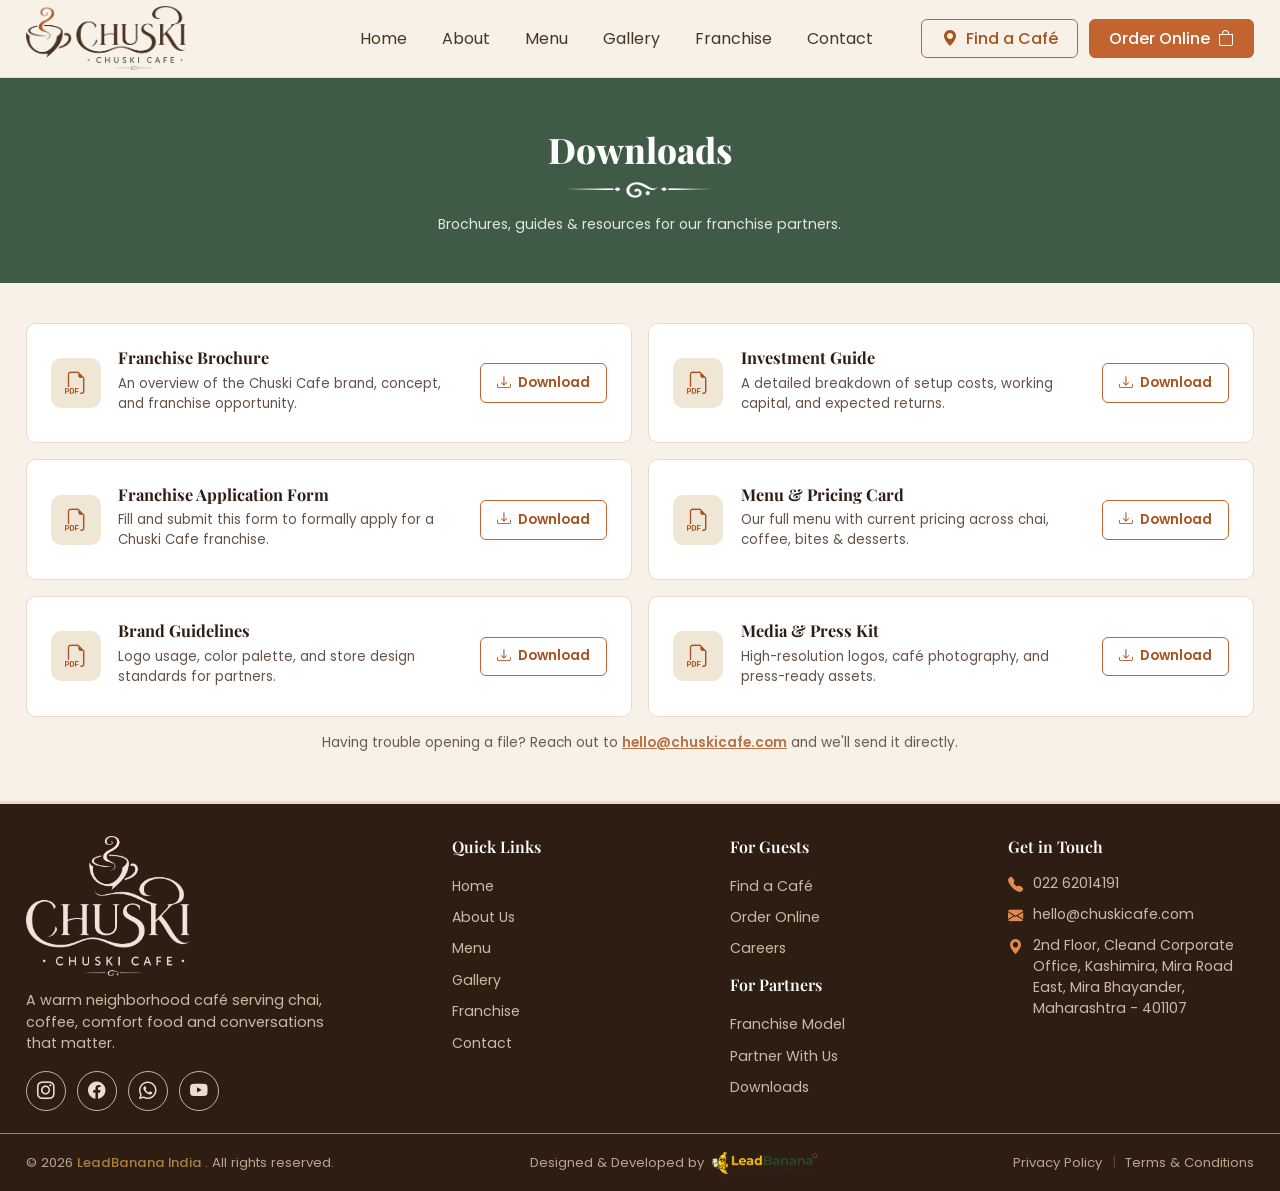
<file: downloads.html>
<!DOCTYPE html>
<html lang="en">

<head>
    <meta charset="UTF-8">
    <meta name="viewport" content="width=device-width, initial-scale=1.0">
    <title>Downloads | Chuski Cafe</title>
    <link rel="icon" type="image/x-icon" href="images/favicon.webp">

    <!-- Bootstrap Icons only (no Bootstrap CSS framework) -->
    <link rel="stylesheet" href="https://cdn.jsdelivr.net/npm/bootstrap-icons@1.11.3/font/bootstrap-icons.css">

    <!-- Google Fonts -->
    <link rel="preconnect" href="https://fonts.googleapis.com">
    <link
        href="https://fonts.googleapis.com/css2?family=Playfair+Display:wght@600;700;800&family=Poppins:wght@400;500;600;700&display=swap"
        rel="stylesheet">

    <!-- Custom CSS -->
    <link rel="stylesheet" href="style.css">
</head>

<body>

    <!-- ===== HEADER ===== -->
    <header class="site-header">
        <nav class="section-container navbar">

            <!-- Logo -->
            <a class="navbar-brand" href="index.html">
                <img src="images/logo-primary.webp" alt="Chuski Cafe Logo" class="logo-img">
            </a>

            <!-- Mobile toggler -->
            <button class="navbar-toggler" id="navToggler" aria-label="Toggle navigation" aria-expanded="false"
                aria-controls="mainNav">
                <i class="bi bi-list"></i>
            </button>

            <!-- Nav links + actions -->
            <div class="navbar-collapse" id="mainNav">
                <ul class="navbar-nav">
                    <li class="nav-item"><a class="nav-link" href="index.html">Home</a></li>
                    <li class="nav-item"><a class="nav-link" href="about.html">About</a></li>
                    <li class="nav-item"><a class="nav-link" href="menu.html">Menu</a></li>
                    <li class="nav-item"><a class="nav-link" href="gallery.html">Gallery</a></li>
                    <li class="nav-item"><a class="nav-link" href="franchise.html">Franchise</a></li>
                    <li class="nav-item"><a class="nav-link" href="contact.html">Contact</a></li>
                </ul>

                <div class="header-actions">
                    <a href="contact.html#FindCafe" class="btn btn-find-cafe">
                        <i class="bi bi-geo-alt-fill"></i> Find a Café
                    </a>
                    <a href="menu.html" class="btn btn-order-online">
                        Order Online <i class="bi bi-bag"></i>
                    </a>
                </div>
            </div>

        </nav>
    </header>


    <!-- ===== DOWNLOADS PAGE BANNER ===== -->
    <section class="legal-banner">
        <div class="section-container legal-banner-inner">
            <h1>Downloads</h1>
            <div class="head-bottom-prop">
                <img src="images/prop-bottom-white.webp" alt="">
            </div>
            <p>Brochures, guides &amp; resources for our franchise partners.</p>
        </div>
    </section>

    <!-- ===== DOWNLOADS GRID ===== -->
    <section class="downloads-section">
        <div class="section-container">

            <div class="downloads-grid">

                <div class="download-card">
                    <span class="download-icon"><i class="bi bi-filetype-pdf"></i></span>
                    <div class="download-info">
                        <h3>Franchise Brochure</h3>
                        <p>An overview of the Chuski Cafe brand, concept, and franchise opportunity.</p>
                    </div>
                    <a href="files/chuski-franchise-brochure.pdf" download class="btn btn-download">
                        <i class="bi bi-download"></i> Download
                    </a>
                </div>

                <div class="download-card">
                    <span class="download-icon"><i class="bi bi-filetype-pdf"></i></span>
                    <div class="download-info">
                        <h3>Investment Guide</h3>
                        <p>A detailed breakdown of setup costs, working capital, and expected returns.</p>
                    </div>
                    <a href="files/chuski-investment-guide.pdf" download class="btn btn-download">
                        <i class="bi bi-download"></i> Download
                    </a>
                </div>

                <div class="download-card">
                    <span class="download-icon"><i class="bi bi-filetype-pdf"></i></span>
                    <div class="download-info">
                        <h3>Franchise Application Form</h3>
                        <p>Fill and submit this form to formally apply for a Chuski Cafe franchise.</p>
                    </div>
                    <a href="files/chuski-application-form.pdf" download class="btn btn-download">
                        <i class="bi bi-download"></i> Download
                    </a>
                </div>

                <div class="download-card">
                    <span class="download-icon"><i class="bi bi-filetype-pdf"></i></span>
                    <div class="download-info">
                        <h3>Menu &amp; Pricing Card</h3>
                        <p>Our full menu with current pricing across chai, coffee, bites &amp; desserts.</p>
                    </div>
                    <a href="files/chuski-menu-card.pdf" download class="btn btn-download">
                        <i class="bi bi-download"></i> Download
                    </a>
                </div>

                <div class="download-card">
                    <span class="download-icon"><i class="bi bi-filetype-pdf"></i></span>
                    <div class="download-info">
                        <h3>Brand Guidelines</h3>
                        <p>Logo usage, color palette, and store design standards for partners.</p>
                    </div>
                    <a href="files/chuski-brand-guidelines.pdf" download class="btn btn-download">
                        <i class="bi bi-download"></i> Download
                    </a>
                </div>

                <div class="download-card">
                    <span class="download-icon"><i class="bi bi-filetype-pdf"></i></span>
                    <div class="download-info">
                        <h3>Media &amp; Press Kit</h3>
                        <p>High-resolution logos, café photography, and press-ready assets.</p>
                    </div>
                    <a href="files/chuski-media-kit.zip" download class="btn btn-download">
                        <i class="bi bi-download"></i> Download
                    </a>
                </div>

            </div>

            <p class="downloads-note">Having trouble opening a file? Reach out to <a
                    href="mailto:hello@chuskicafe.com">hello@chuskicafe.com</a> and we'll send it directly.</p>

        </div>
    </section>


    <!-- ===== FOOTER ===== -->
    <footer class="site-footer">
        <div class="section-container footer-top">

            <div class="footer-brand">
                <a href="index.html">
                    <img src="images/logo-secondry-2.webp" alt="Chuski Cafe Logo" class="footer-logo">
                </a>
                <p>A warm neighborhood café serving chai, coffee, comfort food and conversations that matter.</p>
                <div class="social-icons">
                    <a href="#"><i class="bi bi-instagram"></i></a>
                    <a href="#"><i class="bi bi-facebook"></i></a>
                    <a href="#"><i class="bi bi-whatsapp"></i></a>
                    <a href="#"><i class="bi bi-youtube"></i></a>
                </div>
            </div>

            <div class="footer-col">
                <h4>Quick Links</h4>
                <ul>
                    <li><a href="index.html">Home</a></li>
                    <li><a href="about.html">About Us</a></li>
                    <li><a href="menu.html">Menu</a></li>
                    <li><a href="gallery.html">Gallery</a></li>
                    <li><a href="franchise.html">Franchise</a></li>
                    <li><a href="contact.html">Contact</a></li>
                </ul>
            </div>

            <div class="footer-col">
                <h4>For Guests</h4>
                <ul>
                    <li><a href="contact.html#FindCafe">Find a Café</a></li>
                    <li><a href="menu.html">Order Online</a></li>
                    <li><a href="careers.html">Careers</a></li>
                </ul>
                <h4 style="margin-top: 14px;">For Partners</h4>
                <ul>
                    <li><a href="franchise.html#FranchiseModel">Franchise Model</a></li>
                    <li><a href="franchise.html#journey-form">Partner With Us</a></li>
                    <li><a href="downloads.html">Downloads</a></li>
                </ul>
            </div>

            <div class="footer-col footer-contact">
                <h4>Get in Touch</h4>

                <ul class="footer-contact-list">
                    <!-- Phone -->
                    <li>
                        <i class="bi bi-telephone-fill"></i>
                        <a href="tel:+9102262014191">022 62014191</a>
                    </li>

                    <!-- Email -->
                    <li>
                        <i class="bi bi-envelope-fill"></i>
                        <a href="mailto:hello@chuskicafe.com">hello@chuskicafe.com</a>
                    </li>

                    <!-- Location -->
                    <li>
                        <i class="bi bi-geo-alt-fill"></i>
                        <a href="https://maps.app.goo.gl/7ECUPQKN5fEaqKUFA" target="_blank" rel="noopener noreferrer">
                            2nd Floor, Cleand Corporate Office, Kashimira, Mira Road East, Mira Bhayander, Maharashtra -
                            401107
                        </a>
                    </li>
                </ul>
            </div>

        </div>

        <div class="footer-bottom">
            <div class="section-container footer-bottom-inner">
                <!-- Left: copyright -->
                <p>
                    © 2026
                    <a href="https://leadbanana.in/" target="_blank" rel="noopener noreferrer"
                        class="footer-bottom-link">
                        LeadBanana India
                    </a>
                    . All rights reserved.
                </p>

                <!-- Middle: developed by -->
                <a href="https://leadbanana.in/" target="_blank" rel="noopener noreferrer"
                    class="footer-bottom-developedBy">
                    <p>Designed & Developed by</p>
                    <img src="images/leadbanana-logo.webp" alt="LeadBanana" />
                </a>
                <div class="footer-legal">
                    <a href="privacy.html">Privacy Policy</a>
                    <span>|</span>
                    <a href="terms.html">Terms &amp; Conditions</a>
                </div>
            </div>
        </div>
    </footer>


    <!-- for navbar toggle -->
    <script>
        const navToggler = document.getElementById('navToggler');
        const mainNav = document.getElementById('mainNav');

        navToggler.addEventListener('click', () => {
            mainNav.classList.toggle('show');
            const expanded = mainNav.classList.contains('show');
            navToggler.setAttribute('aria-expanded', expanded);
        });

        // Close mobile menu when a nav link is clicked
        document.querySelectorAll('#mainNav .nav-link').forEach(link => {
            link.addEventListener('click', () => {
                mainNav.classList.remove('show');
                navToggler.setAttribute('aria-expanded', 'false');
            });
        });
    </script>
</body>

</html>
</file>
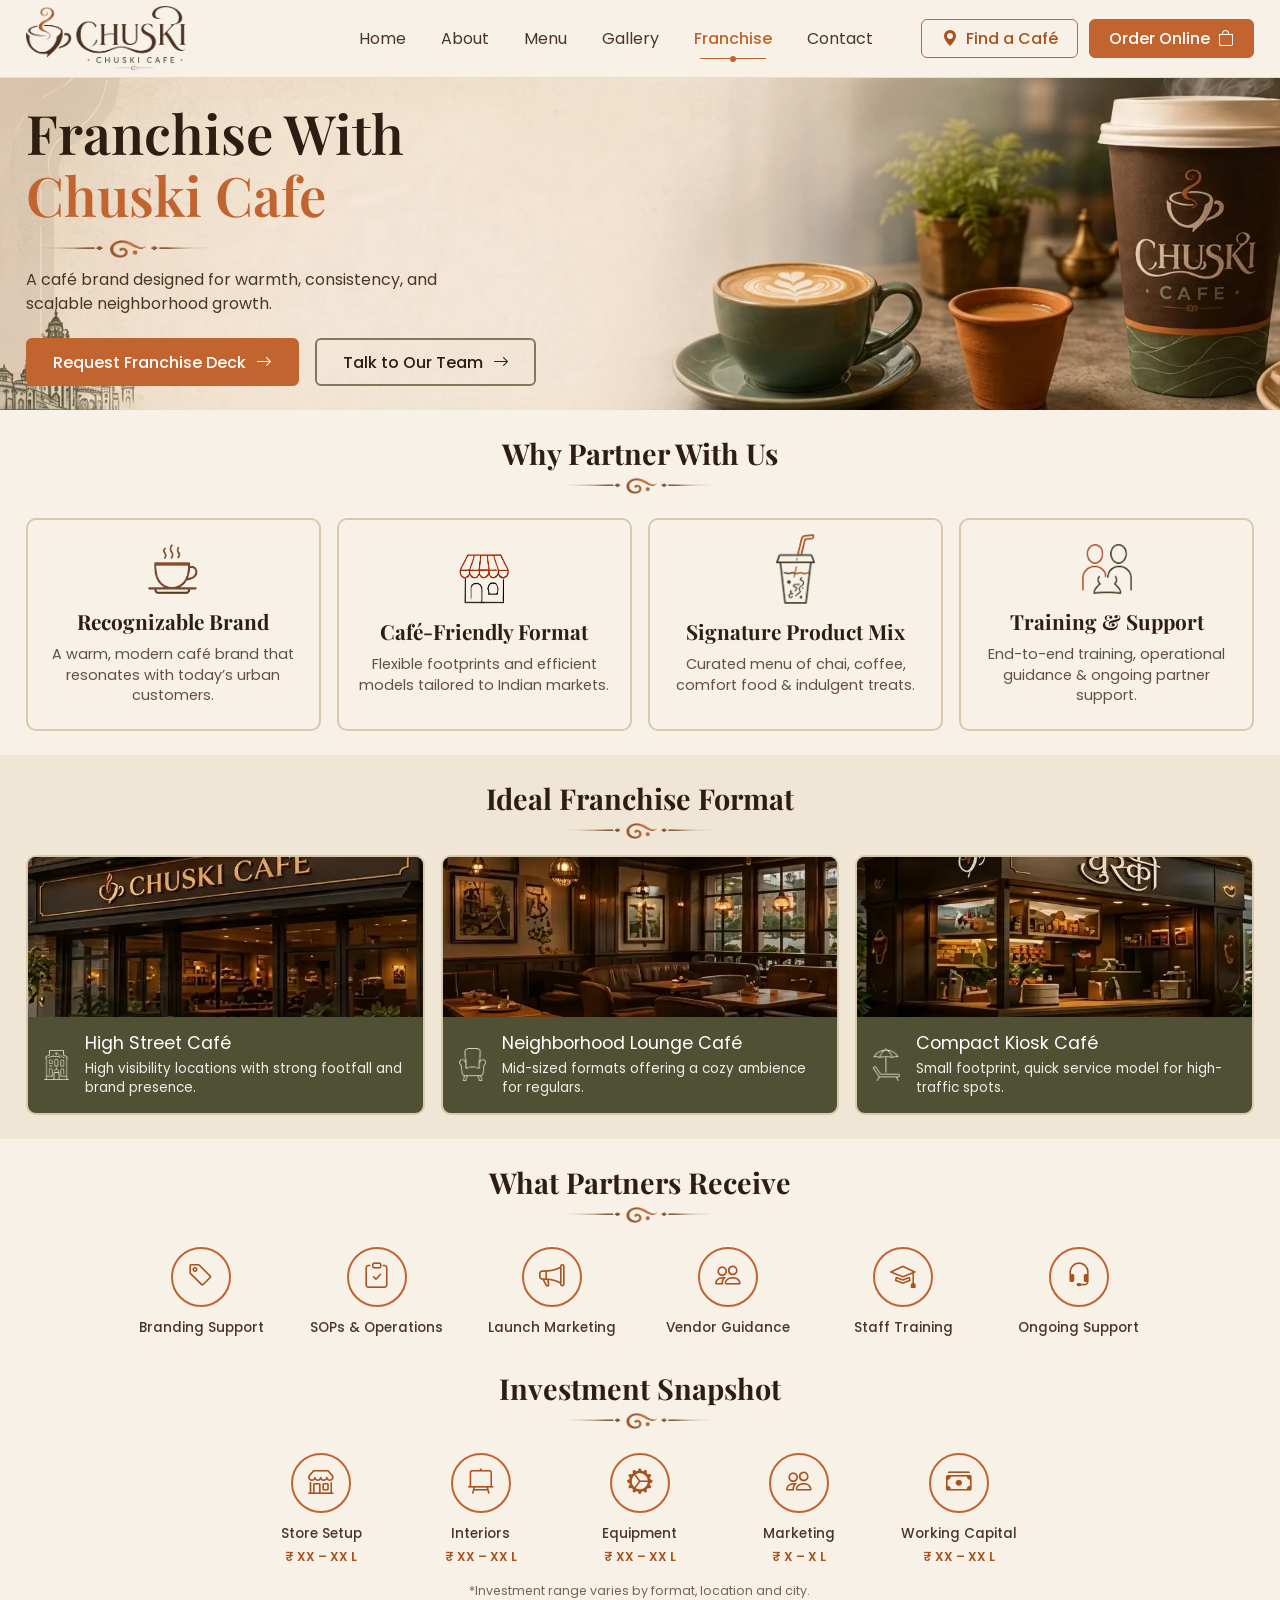
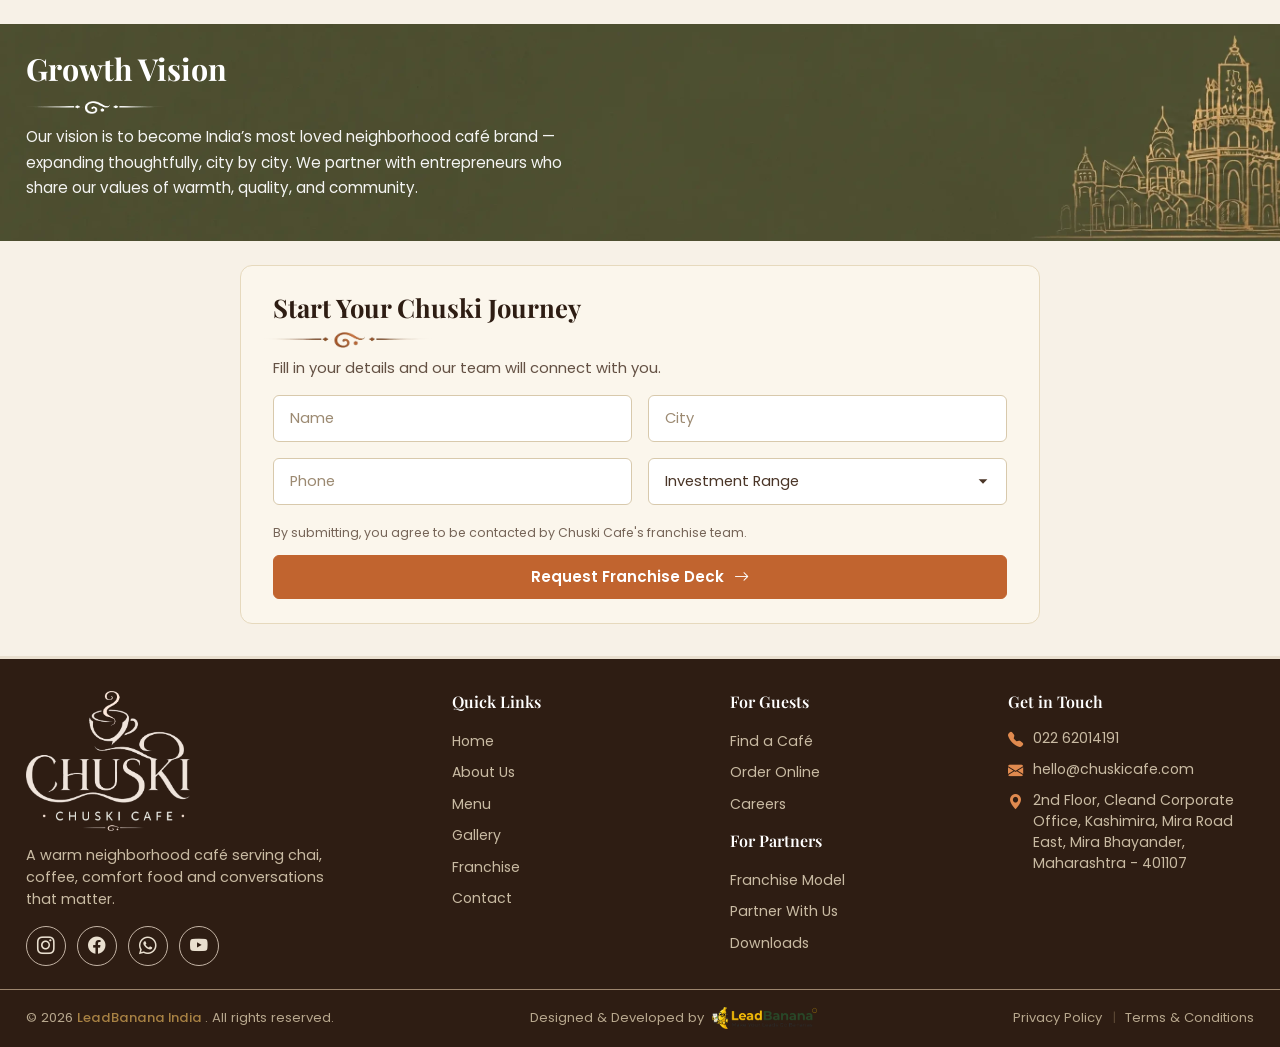
<file: franchise.html>
<!DOCTYPE html>
<html lang="en">

<head>
    <meta charset="UTF-8">
    <meta name="viewport" content="width=device-width, initial-scale=1.0">
    <title>Franchise - Chuski Cafe</title>
    <link rel="icon" type="image/x-icon" href="images/favicon.webp">

    <!-- Bootstrap Icons only (no Bootstrap CSS framework) -->
    <link rel="stylesheet" href="https://cdn.jsdelivr.net/npm/bootstrap-icons@1.11.3/font/bootstrap-icons.css">

    <!-- Google Fonts -->
    <link rel="preconnect" href="https://fonts.googleapis.com">
    <link
        href="https://fonts.googleapis.com/css2?family=Playfair+Display:wght@600;700;800&family=Poppins:wght@400;500;600;700&display=swap"
        rel="stylesheet">

    <!-- Custom CSS -->
    <link rel="stylesheet" href="style.css">
</head>

<body>

    <!-- ===== HEADER ===== -->
    <header class="site-header">
        <nav class="section-container navbar">

            <!-- Logo -->
            <a class="navbar-brand" href="index.html">
                <img src="images/logo-primary.webp" alt="Chuski Cafe Logo" class="logo-img">
            </a>

            <!-- Mobile toggler -->
            <button class="navbar-toggler" id="navToggler" aria-label="Toggle navigation" aria-expanded="false"
                aria-controls="mainNav">
                <i class="bi bi-list"></i>
            </button>

            <!-- Nav links + actions -->
            <div class="navbar-collapse" id="mainNav">
                <ul class="navbar-nav">
                    <li class="nav-item"><a class="nav-link" href="index.html">Home</a></li>
                    <li class="nav-item"><a class="nav-link" href="about.html">About</a></li>
                    <li class="nav-item"><a class="nav-link" href="menu.html">Menu</a></li>
                    <li class="nav-item"><a class="nav-link" href="gallery.html">Gallery</a></li>
                    <li class="nav-item"><a class="nav-link active" href="franchise.html">Franchise</a></li>
                    <li class="nav-item"><a class="nav-link" href="contact.html">Contact</a></li>
                </ul>

                <div class="header-actions">
                    <a href="contact.html#FindCafe" class="btn btn-find-cafe">
                        <i class="bi bi-geo-alt-fill"></i> Find a Café
                    </a>
                    <a href="menu.html" class="btn btn-order-online">
                        Order Online <i class="bi bi-bag"></i>
                    </a>
                </div>
            </div>

        </nav>
    </header>

    <!-- ===== HERO SECTION ===== -->
    <section class="hero-section">
        <div class="section-container hero-inner">
            <div class="hero-text">
                <h1>Franchise With <br> <span class="text-accent">Chuski Cafe</span></h1>
                <div class="hero-bottom-prop">
                    <img src="images/prop-bottom.webp" alt="">
                </div>
                <p class="hero-desc">
                    A café brand designed for warmth, consistency, and scalable neighborhood growth.
                </p>
                <div class="hero-buttons">
                    <a href="#journey-form" class="btn btn-explore">
                        Request Franchise Deck <i class="bi bi-arrow-right"></i>
                    </a>
                    <a href="contact.html#get-in-touch" class="btn btn-franchise">
                        Talk to Our Team <i class="bi bi-arrow-right"></i>
                    </a>
                </div>
            </div>
            <div class="hero-image-space"><!-- hero background image shows here --></div>
        </div>
    </section>

    <!-- ===== Why Partner With Us ===== -->
    <section class="why-section">
        <div class="section-container">

            <h2 class="section-heading">Why Partner With Us</h2>
            <div class="head-bottom-prop">
                <img src="images/prop-bottom.webp" alt="">
            </div>

            <div class="why-grid what-stand-grid">

                <!-- Card 1 -->
                <div class="why-card">
                    <span class="why-icon">
                        <img src="images/about-stand-icon-3.webp" alt="">
                    </span>
                    <h3>Recognizable Brand</h3>
                    <p>A warm, modern café brand that resonates with today’s urban customers.</p>
                </div>

                <!-- Card 2 -->
                <div class="why-card">
                    <span class="why-icon">
                        <img src="images/icon-shop.webp" alt="">
                    </span>
                    <h3>Café-Friendly Format</h3>
                    <p>Flexible footprints and efficient models tailored to Indian markets.</p>
                </div>

                <!-- Card 3 -->
                <div class="why-card">
                    <span class="why-icon why-icon-cup">
                        <img src="images/why-icons-2.webp" alt="">
                    </span>
                    <h3>Signature Product Mix</h3>
                    <p>Curated menu of chai, coffee, comfort food & indulgent treats.</p>
                </div>

                <!-- Card 4 -->
                <div class="why-card">
                    <span class="why-icon">
                        <img src="images/why-icons-3.webp" alt="">
                    </span>
                    <h3>Training & Support</h3>
                    <p>End-to-end training, operational guidance & ongoing partner support.</p>
                </div>

            </div>
        </div>
    </section>

    <!-- ===== Ideal Franchise Format ===== -->
    <section class="menu-section" id="FranchiseModel">
        <div class="section-container">

            <h2 class="section-heading">Ideal Franchise Format</h2>
            <div class="head-bottom-prop">
                <img src="images/prop-bottom.webp" alt="">
            </div>

            <div class="menu-grid fr-format-grid">

                <div class="menu-card">
                    <img src="images/fr-format-1.webp" alt="Chai & Tea">
                    <div class="menu-card-content">
                        <div class="menu-icon">
                            <img src="images/fr-format-icon-1.webp" alt="">
                        </div>
                        <div>
                            <h3>High Street Café</h3>
                            <p>High visibility locations with strong footfall and brand presence.</p>
                        </div>
                    </div>
                </div>

                <div class="menu-card">
                    <img src="images/fr-format-2.webp" alt="Coffee & Coolers">
                    <div class="menu-card-content">
                        <div class="menu-icon">
                            <img src="images/fr-format-icon-2.webp" alt="">
                        </div>
                        <div>
                            <h3>Neighborhood Lounge Café</h3>
                            <p>Mid-sized formats offering a cozy ambience for regulars.</p>
                        </div>
                    </div>
                </div>

                <div class="menu-card">
                    <img src="images/fr-format-3.webp" alt="Café Bites">
                    <div class="menu-card-content">
                        <div class="menu-icon">
                            <img src="images/fr-format-icon-3.webp" alt="">
                        </div>
                        <div>
                            <h3>Compact Kiosk Café</h3>
                            <p>Small footprint, quick service model for high-traffic spots.</p>
                        </div>
                    </div>
                </div>

            </div>

        </div>
    </section>

    <!-- ===== WHAT PARTNERS RECEIVE / INVESTMENT SNAPSHOT ===== -->
    <section class="partners-section">
        <div class="section-container">

            <div class="partners-receive">
                <h2 class="section-heading">What Partners Receive</h2>
                <div class="head-bottom-prop">
                    <img src="images/prop-bottom.webp" alt="">
                </div>

                <div class="partners-grid">
                    <div class="partner-item">
                        <span class="partner-icon"><i class="bi bi-tag"></i></span>
                        <p>Branding Support</p>
                    </div>
                    <div class="partner-item">
                        <span class="partner-icon"><i class="bi bi-clipboard-check"></i></span>
                        <p>SOPs &amp; Operations</p>
                    </div>
                    <div class="partner-item">
                        <span class="partner-icon"><i class="bi bi-megaphone"></i></span>
                        <p>Launch Marketing</p>
                    </div>
                    <div class="partner-item">
                        <span class="partner-icon"><i class="bi bi-people"></i></span>
                        <p>Vendor Guidance</p>
                    </div>
                    <div class="partner-item">
                        <span class="partner-icon"><i class="bi bi-mortarboard"></i></span>
                        <p>Staff Training</p>
                    </div>
                    <div class="partner-item">
                        <span class="partner-icon"><i class="bi bi-headset"></i></span>
                        <p>Ongoing Support</p>
                    </div>
                </div>
            </div>

            <div class="investment-snapshot">
                <h2 class="section-heading">Investment Snapshot</h2>
                <div class="head-bottom-prop">
                    <img src="images/prop-bottom.webp" alt="">
                </div>

                <div class="partners-grid investment-grid">
                    <div class="partner-item">
                        <span class="partner-icon"><i class="bi bi-shop"></i></span>
                        <p>Store Setup</p>
                        <span class="partner-price">₹ XX – XX L</span>
                    </div>
                    <div class="partner-item">
                        <span class="partner-icon"><i class="bi bi-easel2"></i></span>
                        <p>Interiors</p>
                        <span class="partner-price">₹ XX – XX L</span>
                    </div>
                    <div class="partner-item">
                        <span class="partner-icon"><i class="bi bi-gear-wide-connected"></i></span>
                        <p>Equipment</p>
                        <span class="partner-price">₹ XX – XX L</span>
                    </div>
                    <div class="partner-item">
                        <span class="partner-icon"><i class="bi bi-people"></i></span>
                        <p>Marketing</p>
                        <span class="partner-price">₹ X – X L</span>
                    </div>
                    <div class="partner-item">
                        <span class="partner-icon"><i class="bi bi-cash-stack"></i></span>
                        <p>Working Capital</p>
                        <span class="partner-price">₹ XX – XX L</span>
                    </div>
                </div>

                <p class="investment-note">*Investment range varies by format, location and city.</p>
            </div>

        </div>
    </section>

    <!-- ===== Growth Vision ===== -->
    <section class="future-section fr-growth-section">
        <div class="future-overlay"></div>

        <div class="section-container future-container">

            <div class="future-content">
                <h2>Growth Vision</h2>
                <div class="head-bottom-prop">
                    <img src="images/prop-bottom-white.webp" alt="">
                </div>
                <p>Our vision is to become India’s most loved neighborhood café brand — expanding thoughtfully, city by
                    city. We partner with entrepreneurs who share our values of warmth, quality, and community.</p>
            </div>

        </div>
    </section>

    <!-- ===== START YOUR CHUSKI JOURNEY (FORM) ===== -->
    <section class="journey-section">
        <div class="section-container">
            <div class="journey-card">

                <div class="journey-intro">
                    <h2>Start Your Chuski Journey</h2>
                    <div class="head-bottom-prop">
                        <img src="images/prop-bottom.webp" alt="">
                    </div>
                    <p>Fill in your details and our team will connect with you.</p>
                </div>

                <form class="journey-form" id="journey-form">
                    <div class="journey-form-inputs">
                        <input type="text" name="name" placeholder="Name" required>
                        <input type="text" name="city" placeholder="City" required>
                        <input type="tel" name="phone" placeholder="Phone" required>
                        <select name="investment_range" required>
                            <option value="" disabled selected>Investment Range</option>
                            <option value="10-20">₹10L – ₹20L</option>
                            <option value="20-35">₹20L – ₹35L</option>
                            <option value="35-50">₹35L – ₹50L</option>
                            <option value="50+">₹50L+</option>
                        </select>
                    </div>

                    <div>
                        <p class="journey-note">By submitting, you agree to be contacted by Chuski Cafe's franchise
                            team.
                        </p>

                        <button type="submit" class="btn btn-request-deck">
                            Request Franchise Deck <i class="bi bi-arrow-right"></i>
                        </button>
                    </div>
                </form>

            </div>
        </div>
    </section>

    <!-- ===== FOOTER ===== -->
    <footer class="site-footer">
        <div class="section-container footer-top">

            <div class="footer-brand">
                <a href="index.html">
                    <img src="images/logo-secondry-2.webp" alt="Chuski Cafe Logo" class="footer-logo">
                </a>
                <p>A warm neighborhood café serving chai, coffee, comfort food and conversations that matter.</p>
                <div class="social-icons">
                    <a href="#"><i class="bi bi-instagram"></i></a>
                    <a href="#"><i class="bi bi-facebook"></i></a>
                    <a href="#"><i class="bi bi-whatsapp"></i></a>
                    <a href="#"><i class="bi bi-youtube"></i></a>
                </div>
            </div>

            <div class="footer-col">
                <h4>Quick Links</h4>
                <ul>
                    <li><a href="index.html">Home</a></li>
                    <li><a href="about.html">About Us</a></li>
                    <li><a href="menu.html">Menu</a></li>
                    <li><a href="gallery.html">Gallery</a></li>
                    <li><a href="franchise.html">Franchise</a></li>
                    <li><a href="contact.html">Contact</a></li>
                </ul>
            </div>

            <div class="footer-col">
                <h4>For Guests</h4>
                <ul>
                    <li><a href="contact.html#FindCafe">Find a Café</a></li>
                    <li><a href="menu.html">Order Online</a></li>
                    <li><a href="careers.html">Careers</a></li>
                </ul>
                <h4 style="margin-top: 14px;">For Partners</h4>
                <ul>
                    <li><a href="franchise.html#FranchiseModel">Franchise Model</a></li>
                    <li><a href="franchise.html#journey-form">Partner With Us</a></li>
                    <li><a href="downloads.html">Downloads</a></li>
                </ul>
            </div>

            <div class="footer-col footer-contact">
                <h4>Get in Touch</h4>

                <ul class="footer-contact-list">
                    <!-- Phone -->
                    <li>
                        <i class="bi bi-telephone-fill"></i>
                        <a href="tel:+9102262014191">022 62014191</a>
                    </li>

                    <!-- Email -->
                    <li>
                        <i class="bi bi-envelope-fill"></i>
                        <a href="mailto:hello@chuskicafe.com">hello@chuskicafe.com</a>
                    </li>

                    <!-- Location -->
                    <li>
                        <i class="bi bi-geo-alt-fill"></i>
                        <a href="https://maps.app.goo.gl/7ECUPQKN5fEaqKUFA" target="_blank" rel="noopener noreferrer">
                            2nd Floor, Cleand Corporate Office, Kashimira, Mira Road East, Mira Bhayander, Maharashtra -
                            401107
                        </a>
                    </li>
                </ul>
            </div>

        </div>

        <div class="footer-bottom">
            <div class="section-container footer-bottom-inner">
                <!-- Left: copyright -->
                <p>
                    © 2026
                    <a href="https://leadbanana.in/" target="_blank" rel="noopener noreferrer"
                        class="footer-bottom-link">
                        LeadBanana India
                    </a>
                    . All rights reserved.
                </p>

                <!-- Middle: developed by -->
                <a href="https://leadbanana.in/" target="_blank" rel="noopener noreferrer"
                    class="footer-bottom-developedBy">
                    <p>Designed & Developed by</p>
                    <img src="images/leadbanana-logo.webp" alt="LeadBanana" />
                </a>
                <div class="footer-legal">
                    <a href="privacy.html">Privacy Policy</a>
                    <span>|</span>
                    <a href="terms.html">Terms &amp; Conditions</a>
                </div>
            </div>
        </div>
    </footer>


    <!-- for navbar toggle -->
    <script>
        const navToggler = document.getElementById('navToggler');
        const mainNav = document.getElementById('mainNav');

        navToggler.addEventListener('click', () => {
            mainNav.classList.toggle('show');
            const expanded = mainNav.classList.contains('show');
            navToggler.setAttribute('aria-expanded', expanded);
        });

        // Close mobile menu when a nav link is clicked
        document.querySelectorAll('#mainNav .nav-link').forEach(link => {
            link.addEventListener('click', () => {
                mainNav.classList.remove('show');
                navToggler.setAttribute('aria-expanded', 'false');
            });
        });
    </script>
</body>

</html>
</file>
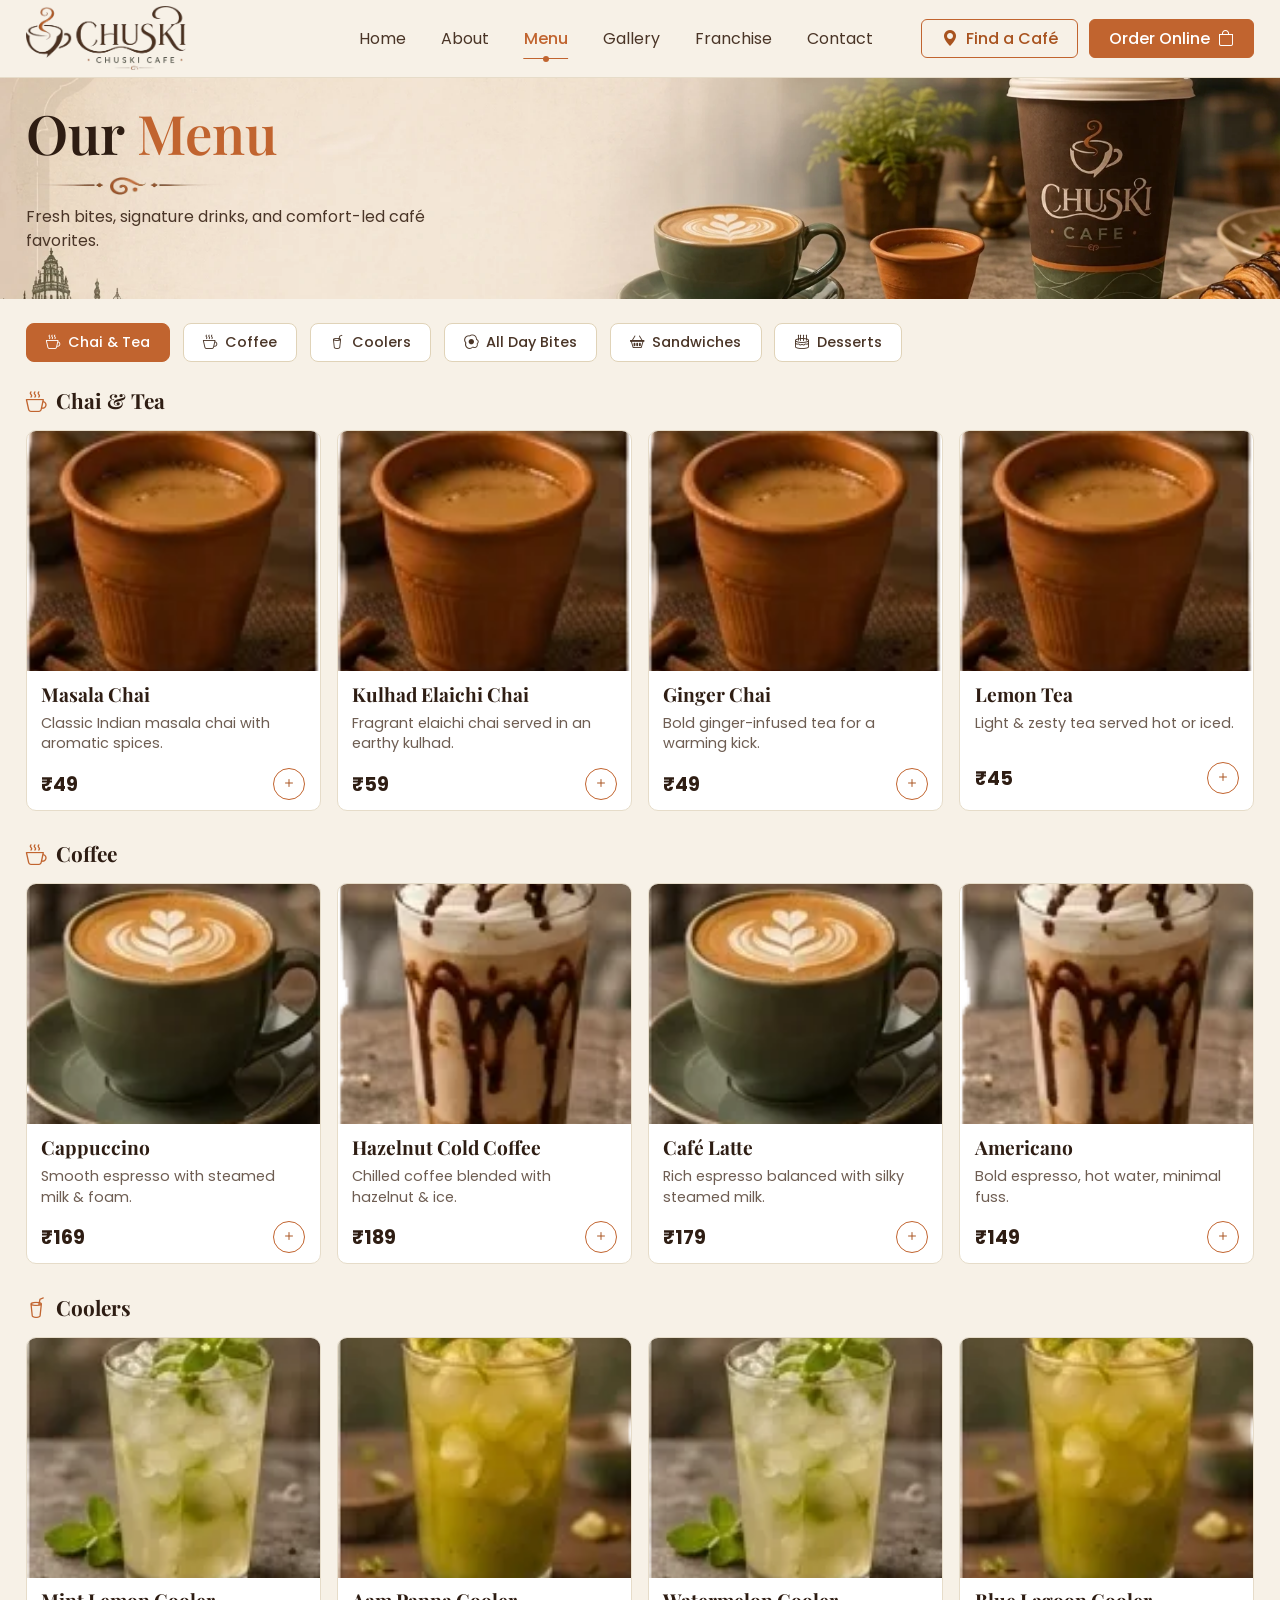
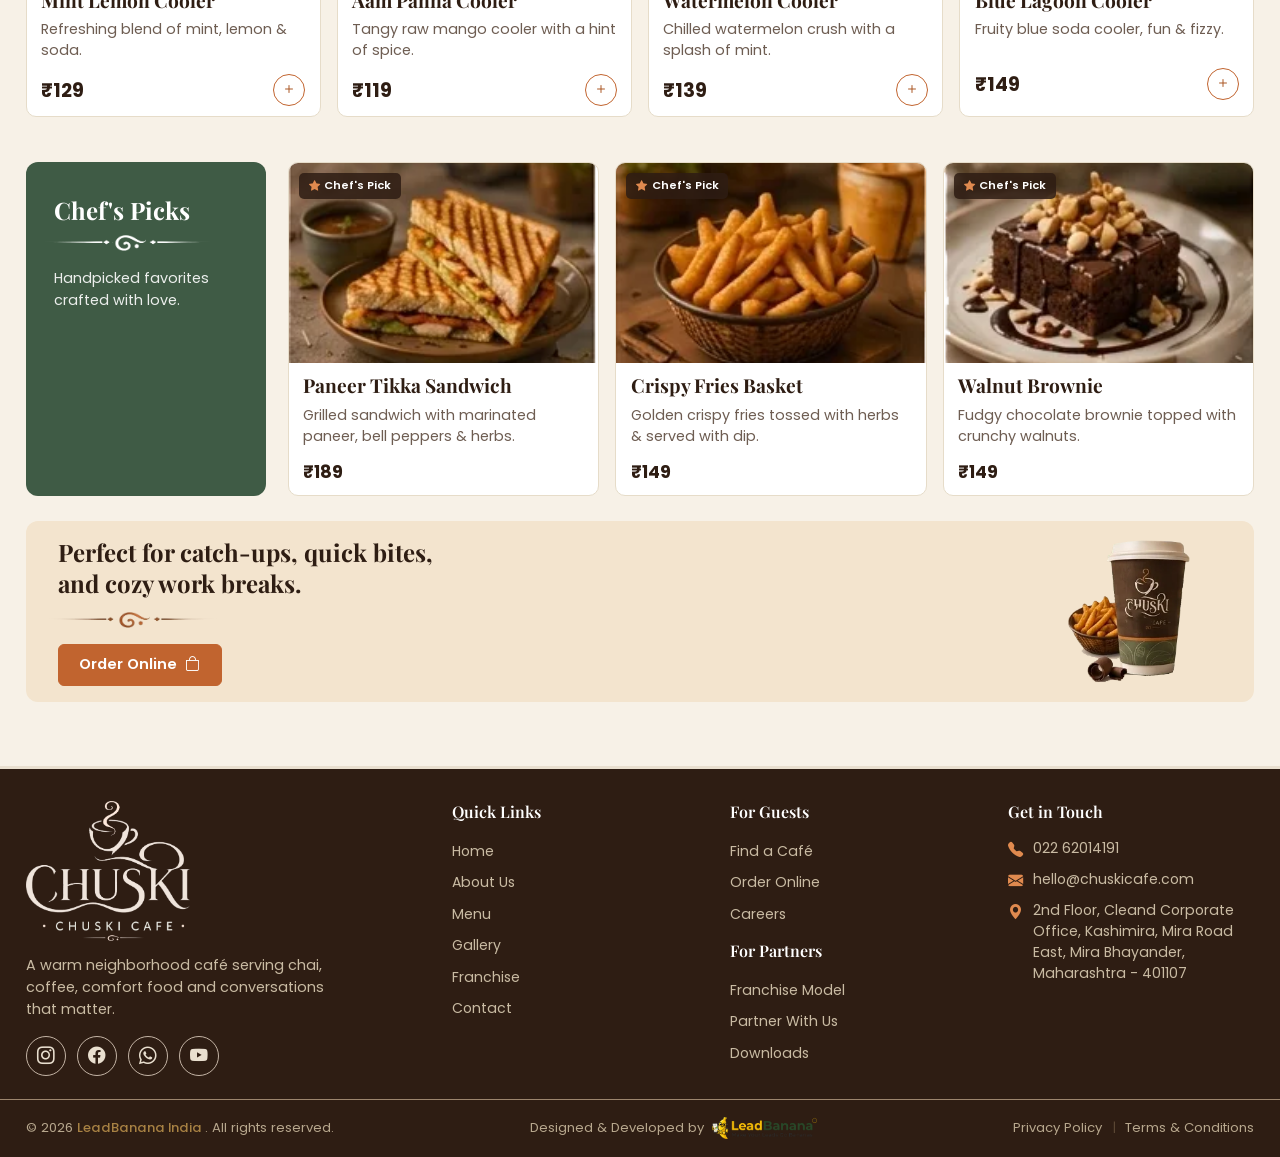
<file: menu.html>
<!DOCTYPE html>
<html lang="en">

<head>
    <meta charset="UTF-8">
    <meta name="viewport" content="width=device-width, initial-scale=1.0">
    <title>Our Menu - Chuski Cafe</title>
    <link rel="icon" type="image/x-icon" href="images/favicon.webp">

    <!-- Bootstrap Icons only (no Bootstrap CSS framework) -->
    <link rel="stylesheet" href="https://cdn.jsdelivr.net/npm/bootstrap-icons@1.11.3/font/bootstrap-icons.css">

    <!-- Google Fonts -->
    <link rel="preconnect" href="https://fonts.googleapis.com">
    <link
        href="https://fonts.googleapis.com/css2?family=Playfair+Display:wght@600;700;800&family=Poppins:wght@400;500;600;700&display=swap"
        rel="stylesheet">

    <!-- Custom CSS -->
    <link rel="stylesheet" href="style.css">
</head>

<body>

    <!-- ===== HEADER ===== -->
    <header class="site-header">
        <nav class="section-container navbar">

            <!-- Logo -->
            <a class="navbar-brand" href="index.html">
                <img src="images/logo-primary.webp" alt="Chuski Cafe Logo" class="logo-img">
            </a>

            <!-- Mobile toggler -->
            <button class="navbar-toggler" id="navToggler" aria-label="Toggle navigation" aria-expanded="false"
                aria-controls="mainNav">
                <i class="bi bi-list"></i>
            </button>

            <!-- Nav links + actions -->
            <div class="navbar-collapse" id="mainNav">
                <ul class="navbar-nav">
                    <li class="nav-item"><a class="nav-link" href="index.html">Home</a></li>
                    <li class="nav-item"><a class="nav-link" href="about.html">About</a></li>
                    <li class="nav-item"><a class="nav-link active" href="menu.html">Menu</a></li>
                    <li class="nav-item"><a class="nav-link" href="gallery.html">Gallery</a></li>
                    <li class="nav-item"><a class="nav-link" href="franchise.html">Franchise</a></li>
                    <li class="nav-item"><a class="nav-link" href="contact.html">Contact</a></li>
                </ul>

                <div class="header-actions">
                    <a href="contact.html#FindCafe" class="btn btn-find-cafe">
                        <i class="bi bi-geo-alt-fill"></i> Find a Café
                    </a>
                    <a href="menu.html" class="btn btn-order-online">
                        Order Online <i class="bi bi-bag"></i>
                    </a>
                </div>
            </div>

        </nav>
    </header>

    <!-- ===== HERO SECTION ===== -->
    <section class="hero-section">
        <div class="section-container hero-inner">
            <div class="hero-text">
                <h1>Our <span class="text-accent">Menu</span></h1>
                <div class="hero-bottom-prop">
                    <img src="images/prop-bottom.webp" alt="">
                </div>
                <p class="hero-desc">
                    Fresh bites, signature drinks, and comfort-led café favorites.
                </p>
            </div>
            <div class="hero-image-space"><!-- hero background image shows here --></div>
        </div>
    </section>


    <!-- ===== FULL MENU (CATEGORY TABS + PRODUCTS) ===== -->
    <section class="full-menu-section">
        <div class="section-container">

            <div class="menu-tabs">
                <button class="menu-tab active"><i class="bi bi-cup-hot"></i> Chai &amp; Tea</button>
                <button class="menu-tab"><i class="bi bi-cup-hot"></i> Coffee</button>
                <button class="menu-tab"><i class="bi bi-cup-straw"></i> Coolers</button>
                <button class="menu-tab"><i class="bi bi-egg-fried"></i> All Day Bites</button>
                <button class="menu-tab"><i class="bi bi-basket2"></i> Sandwiches</button>
                <button class="menu-tab"><i class="bi bi-cake2"></i> Desserts</button>
            </div>

            <!-- Chai & Tea -->
            <div class="menu-category-block">
                <div class="menu-category-head">
                    <h3><i class="bi bi-cup-hot"></i> Chai &amp; Tea</h3>
                </div>
                <div class="menu-products-grid">
                    <div class="menu-product-card">
                        <img src="images/menu-1.webp" alt="Masala Chai">
                        <div class="menu-product-body">
                            <h4>Masala Chai</h4>
                            <p>Classic Indian masala chai with aromatic spices.</p>
                            <div class="menu-product-footer">
                                <span>₹49</span>
                                <button class="menu-add-btn"><i class="bi bi-plus"></i></button>
                            </div>
                        </div>
                    </div>
                    <div class="menu-product-card">
                        <img src="images/menu-1.webp" alt="Kulhad Elaichi Chai">
                        <div class="menu-product-body">
                            <h4>Kulhad Elaichi Chai</h4>
                            <p>Fragrant elaichi chai served in an earthy kulhad.</p>
                            <div class="menu-product-footer">
                                <span>₹59</span>
                                <button class="menu-add-btn"><i class="bi bi-plus"></i></button>
                            </div>
                        </div>
                    </div>
                    <div class="menu-product-card">
                        <img src="images/menu-1.webp" alt="Ginger Chai">
                        <div class="menu-product-body">
                            <h4>Ginger Chai</h4>
                            <p>Bold ginger-infused tea for a warming kick.</p>
                            <div class="menu-product-footer">
                                <span>₹49</span>
                                <button class="menu-add-btn"><i class="bi bi-plus"></i></button>
                            </div>
                        </div>
                    </div>
                    <div class="menu-product-card">
                        <img src="images/menu-1.webp" alt="Lemon Tea">
                        <div class="menu-product-body">
                            <h4>Lemon Tea</h4>
                            <p>Light &amp; zesty tea served hot or iced.</p>
                            <div class="menu-product-footer">
                                <span>₹45</span>
                                <button class="menu-add-btn"><i class="bi bi-plus"></i></button>
                            </div>
                        </div>
                    </div>
                </div>
            </div>

            <!-- Coffee -->
            <div class="menu-category-block">
                <div class="menu-category-head">
                    <h3><i class="bi bi-cup-hot"></i> Coffee</h3>
                </div>
                <div class="menu-products-grid">
                    <div class="menu-product-card">
                        <img src="images/menu-2.webp" alt="Cappuccino">
                        <div class="menu-product-body">
                            <h4>Cappuccino</h4>
                            <p>Smooth espresso with steamed milk &amp; foam.</p>
                            <div class="menu-product-footer">
                                <span>₹169</span>
                                <button class="menu-add-btn"><i class="bi bi-plus"></i></button>
                            </div>
                        </div>
                    </div>
                    <div class="menu-product-card">
                        <img src="images/menu-3.webp" alt="Hazelnut Cold Coffee">
                        <div class="menu-product-body">
                            <h4>Hazelnut Cold Coffee</h4>
                            <p>Chilled coffee blended with hazelnut &amp; ice.</p>
                            <div class="menu-product-footer">
                                <span>₹189</span>
                                <button class="menu-add-btn"><i class="bi bi-plus"></i></button>
                            </div>
                        </div>
                    </div>
                    <div class="menu-product-card">
                        <img src="images/menu-2.webp" alt="Café Latte">
                        <div class="menu-product-body">
                            <h4>Café Latte</h4>
                            <p>Rich espresso balanced with silky steamed milk.</p>
                            <div class="menu-product-footer">
                                <span>₹179</span>
                                <button class="menu-add-btn"><i class="bi bi-plus"></i></button>
                            </div>
                        </div>
                    </div>
                    <div class="menu-product-card">
                        <img src="images/menu-3.webp" alt="Americano">
                        <div class="menu-product-body">
                            <h4>Americano</h4>
                            <p>Bold espresso, hot water, minimal fuss.</p>
                            <div class="menu-product-footer">
                                <span>₹149</span>
                                <button class="menu-add-btn"><i class="bi bi-plus"></i></button>
                            </div>
                        </div>
                    </div>
                </div>
            </div>

            <!-- Coolers -->
            <div class="menu-category-block">
                <div class="menu-category-head">
                    <h3><i class="bi bi-cup-straw"></i> Coolers</h3>
                </div>
                <div class="menu-products-grid">
                    <div class="menu-product-card">
                        <img src="images/menu-4.webp" alt="Mint Lemon Cooler">
                        <div class="menu-product-body">
                            <h4>Mint Lemon Cooler</h4>
                            <p>Refreshing blend of mint, lemon &amp; soda.</p>
                            <div class="menu-product-footer">
                                <span>₹129</span>
                                <button class="menu-add-btn"><i class="bi bi-plus"></i></button>
                            </div>
                        </div>
                    </div>
                    <div class="menu-product-card">
                        <img src="images/menu-5.webp" alt="Aam Panna Cooler">
                        <div class="menu-product-body">
                            <h4>Aam Panna Cooler</h4>
                            <p>Tangy raw mango cooler with a hint of spice.</p>
                            <div class="menu-product-footer">
                                <span>₹119</span>
                                <button class="menu-add-btn"><i class="bi bi-plus"></i></button>
                            </div>
                        </div>
                    </div>
                    <div class="menu-product-card">
                        <img src="images/menu-4.webp" alt="Watermelon Cooler">
                        <div class="menu-product-body">
                            <h4>Watermelon Cooler</h4>
                            <p>Chilled watermelon crush with a splash of mint.</p>
                            <div class="menu-product-footer">
                                <span>₹139</span>
                                <button class="menu-add-btn"><i class="bi bi-plus"></i></button>
                            </div>
                        </div>
                    </div>
                    <div class="menu-product-card">
                        <img src="images/menu-5.webp" alt="Blue Lagoon Cooler">
                        <div class="menu-product-body">
                            <h4>Blue Lagoon Cooler</h4>
                            <p>Fruity blue soda cooler, fun &amp; fizzy.</p>
                            <div class="menu-product-footer">
                                <span>₹149</span>
                                <button class="menu-add-btn"><i class="bi bi-plus"></i></button>
                            </div>
                        </div>
                    </div>
                </div>
            </div>

        </div>
    </section>

    <!-- ===== CHEF'S PICKS + PROMO ===== -->
    <section class="chefs-section">
        <div class="section-container">

            <div class="chefs-picks-row">

                <div class="chefs-picks-intro">
                    <h3>Chef's Picks</h3>
                    <div class="head-bottom-prop">
                        <img src="images/prop-bottom-white.webp" alt="">
                    </div>
                    <p>Handpicked favorites crafted with love.</p>
                </div>

                <div class="chefs-picks-grid">
                    <div class="chefs-card">
                        <span class="chefs-badge"><i class="bi bi-star-fill"></i> Chef's Pick</span>
                        <img src="images/menu-6.webp" alt="Paneer Tikka Sandwich">
                        <div class="chefs-card-body">
                            <h4>Paneer Tikka Sandwich</h4>
                            <p>Grilled sandwich with marinated paneer, bell peppers &amp; herbs.</p>
                            <span class="chefs-price">₹189</span>
                        </div>
                    </div>
                    <div class="chefs-card">
                        <span class="chefs-badge"><i class="bi bi-star-fill"></i> Chef's Pick</span>
                        <img src="images/menu-8.webp" alt="Crispy Fries Basket">
                        <div class="chefs-card-body">
                            <h4>Crispy Fries Basket</h4>
                            <p>Golden crispy fries tossed with herbs &amp; served with dip.</p>
                            <span class="chefs-price">₹149</span>
                        </div>
                    </div>
                    <div class="chefs-card">
                        <span class="chefs-badge"><i class="bi bi-star-fill"></i> Chef's Pick</span>
                        <img src="images/menu-10.webp" alt="Walnut Brownie">
                        <div class="chefs-card-body">
                            <h4>Walnut Brownie</h4>
                            <p>Fudgy chocolate brownie topped with crunchy walnuts.</p>
                            <span class="chefs-price">₹149</span>
                        </div>
                    </div>
                </div>

            </div>

            <!-- Promo card — separate full-width row -->
            <div class="menu-promo-card">
                <div class="promo-text">
                    <h3>Perfect for catch-ups, quick bites, and cozy work breaks.</h3>
                    <div class="head-bottom-prop">
                        <img src="images/prop-bottom.webp" alt="">
                    </div>
                    <a href="#" class="btn btn-order-online-promo">Order Online <i class="bi bi-bag"></i></a>
                </div>
                <div class="promo-image">
                    <img src="images/menu-11.webp" alt="Chuski Cafe coffee and croissant">
                </div>
            </div>

        </div>
    </section>


    <!-- ===== FOOTER ===== -->
    <footer class="site-footer">
        <div class="section-container footer-top">

            <div class="footer-brand">
                <a href="index.html">
                    <img src="images/logo-secondry-2.webp" alt="Chuski Cafe Logo" class="footer-logo">
                </a>
                <p>A warm neighborhood café serving chai, coffee, comfort food and conversations that matter.</p>
                <div class="social-icons">
                    <a href="#"><i class="bi bi-instagram"></i></a>
                    <a href="#"><i class="bi bi-facebook"></i></a>
                    <a href="#"><i class="bi bi-whatsapp"></i></a>
                    <a href="#"><i class="bi bi-youtube"></i></a>
                </div>
            </div>

            <div class="footer-col">
                <h4>Quick Links</h4>
                <ul>
                    <li><a href="index.html">Home</a></li>
                    <li><a href="about.html">About Us</a></li>
                    <li><a href="menu.html">Menu</a></li>
                    <li><a href="gallery.html">Gallery</a></li>
                    <li><a href="franchise.html">Franchise</a></li>
                    <li><a href="contact.html">Contact</a></li>
                </ul>
            </div>

            <div class="footer-col">
                <h4>For Guests</h4>
                <ul>
                    <li><a href="contact.html#FindCafe">Find a Café</a></li>
                    <li><a href="menu.html">Order Online</a></li>
                    <li><a href="careers.html">Careers</a></li>
                </ul>
                <h4 style="margin-top: 14px;">For Partners</h4>
                <ul>
                    <li><a href="franchise.html#FranchiseModel">Franchise Model</a></li>
                    <li><a href="franchise.html#journey-form">Partner With Us</a></li>
                    <li><a href="downloads.html">Downloads</a></li>
                </ul>
            </div>

            <div class="footer-col footer-contact">
                <h4>Get in Touch</h4>

                <ul class="footer-contact-list">
                    <!-- Phone -->
                    <li>
                        <i class="bi bi-telephone-fill"></i>
                        <a href="tel:+9102262014191">022 62014191</a>
                    </li>

                    <!-- Email -->
                    <li>
                        <i class="bi bi-envelope-fill"></i>
                        <a href="mailto:hello@chuskicafe.com">hello@chuskicafe.com</a>
                    </li>

                    <!-- Location -->
                    <li>
                        <i class="bi bi-geo-alt-fill"></i>
                        <a href="https://maps.app.goo.gl/7ECUPQKN5fEaqKUFA" target="_blank" rel="noopener noreferrer">
                            2nd Floor, Cleand Corporate Office, Kashimira, Mira Road East, Mira Bhayander, Maharashtra -
                            401107
                        </a>
                    </li>
                </ul>
            </div>

        </div>

        <div class="footer-bottom">
            <div class="section-container footer-bottom-inner">
                <!-- Left: copyright -->
                <p>
                    © 2026
                    <a href="https://leadbanana.in/" target="_blank" rel="noopener noreferrer"
                        class="footer-bottom-link">
                        LeadBanana India
                    </a>
                    . All rights reserved.
                </p>

                <!-- Middle: developed by -->
                <a href="https://leadbanana.in/" target="_blank" rel="noopener noreferrer"
                    class="footer-bottom-developedBy">
                    <p>Designed & Developed by</p>
                    <img src="images/leadbanana-logo.webp" alt="LeadBanana" />
                </a>
                <div class="footer-legal">
                    <a href="privacy.html">Privacy Policy</a>
                    <span>|</span>
                    <a href="terms.html">Terms &amp; Conditions</a>
                </div>
            </div>
        </div>
    </footer>


    <!-- for navbar toggle -->
    <script>
        const navToggler = document.getElementById('navToggler');
        const mainNav = document.getElementById('mainNav');

        navToggler.addEventListener('click', () => {
            mainNav.classList.toggle('show');
            const expanded = mainNav.classList.contains('show');
            navToggler.setAttribute('aria-expanded', expanded);
        });

        // Close mobile menu when a nav link is clicked
        document.querySelectorAll('#mainNav .nav-link').forEach(link => {
            link.addEventListener('click', () => {
                mainNav.classList.remove('show');
                navToggler.setAttribute('aria-expanded', 'false');
            });
        });
    </script>
</body>

</html>
</file>
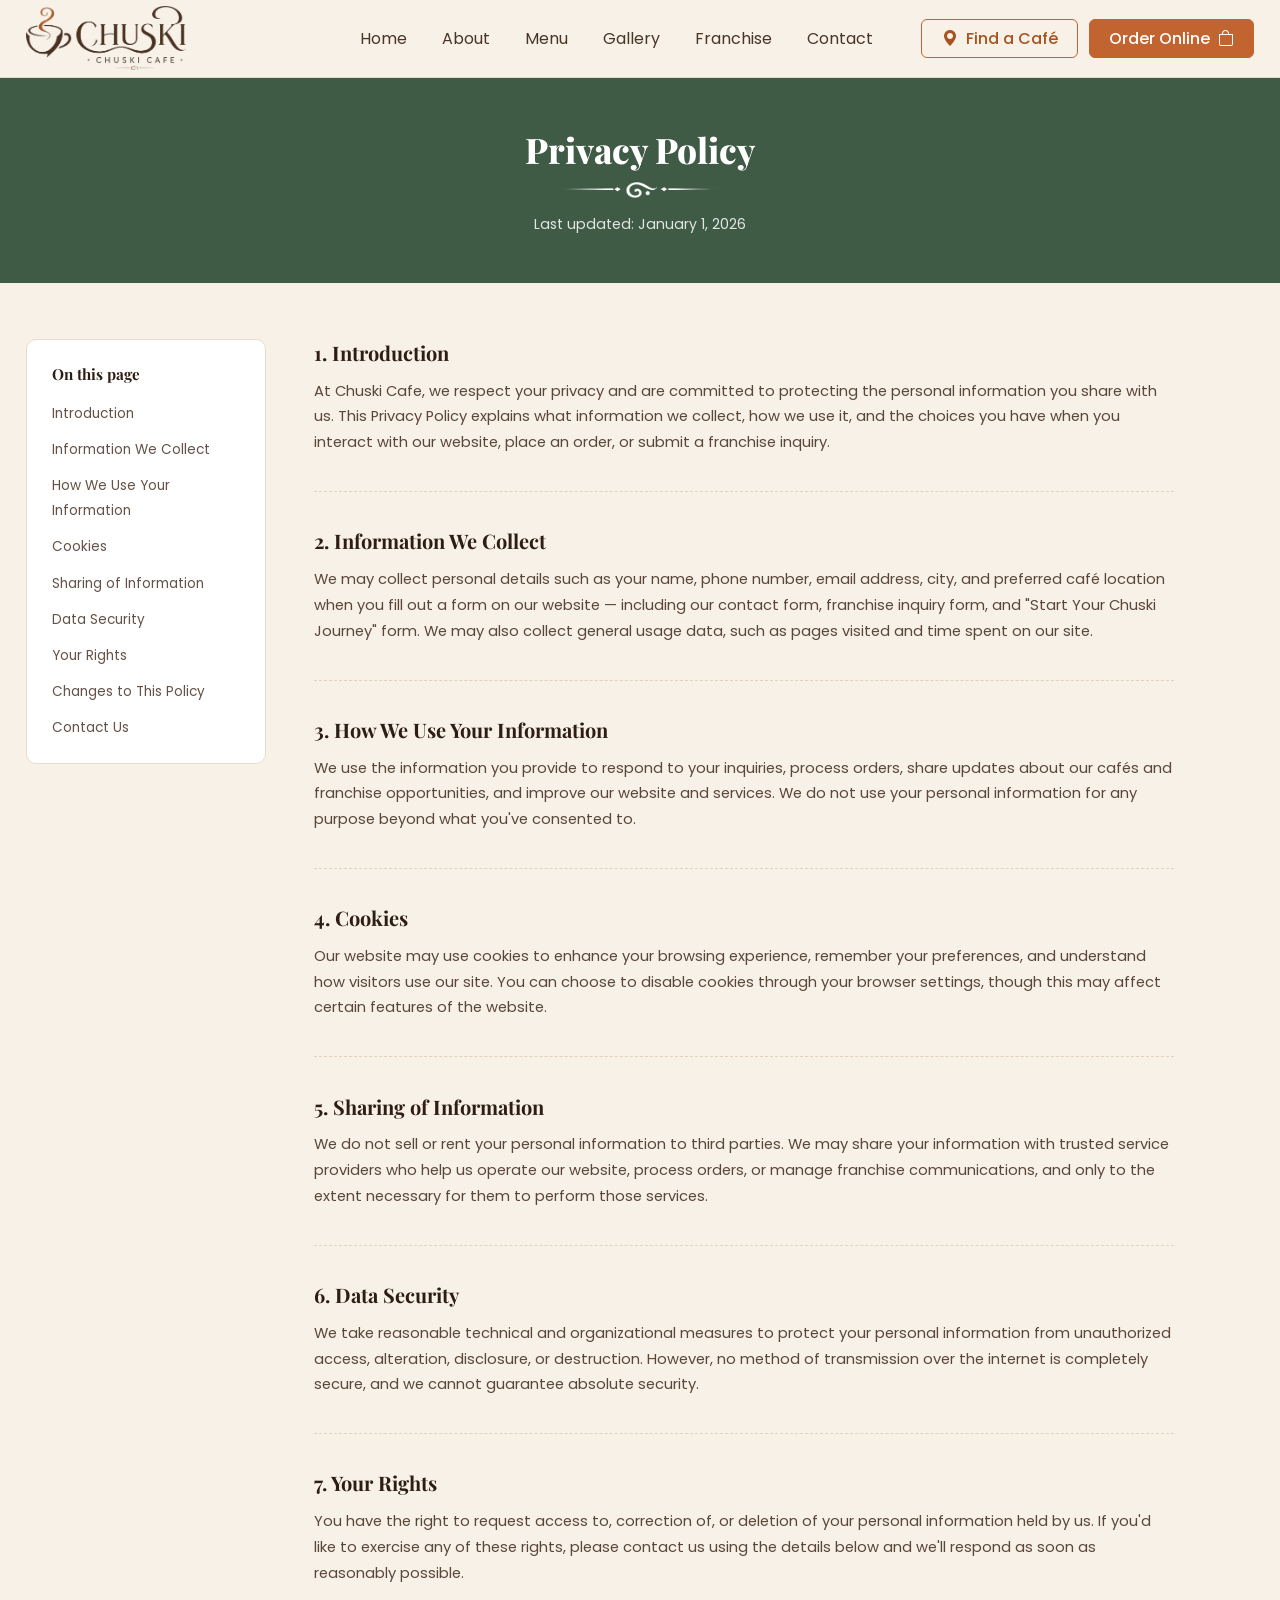
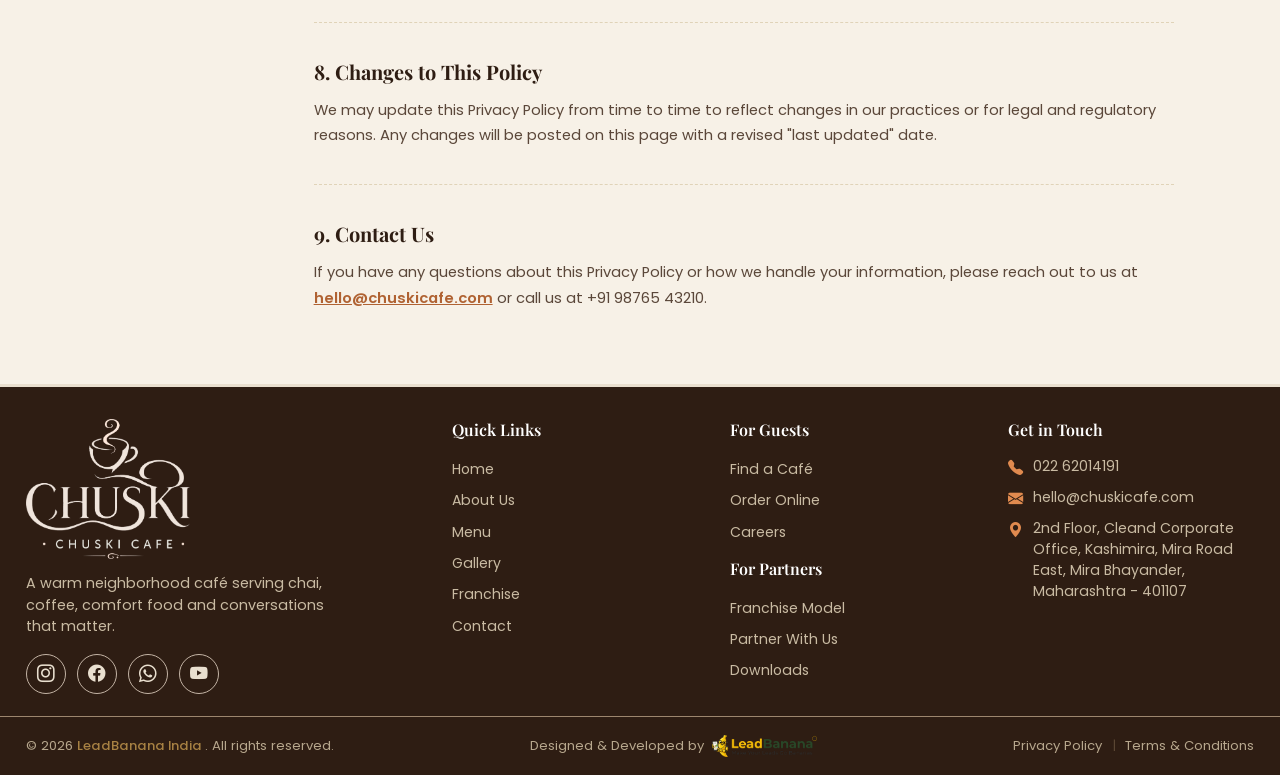
<file: privacy.html>
<!DOCTYPE html>
<html lang="en">

<head>
    <meta charset="UTF-8">
    <meta name="viewport" content="width=device-width, initial-scale=1.0">
    <title>Privacy Policy | Chuski Cafe</title>
    <link rel="icon" type="image/x-icon" href="images/favicon.webp">

    <!-- Bootstrap Icons only (no Bootstrap CSS framework) -->
    <link rel="stylesheet" href="https://cdn.jsdelivr.net/npm/bootstrap-icons@1.11.3/font/bootstrap-icons.css">

    <!-- Google Fonts -->
    <link rel="preconnect" href="https://fonts.googleapis.com">
    <link
        href="https://fonts.googleapis.com/css2?family=Playfair+Display:wght@600;700;800&family=Poppins:wght@400;500;600;700&display=swap"
        rel="stylesheet">

    <!-- Custom CSS -->
    <link rel="stylesheet" href="style.css">
</head>

<body>

    <!-- ===== HEADER ===== -->
    <header class="site-header">
        <nav class="section-container navbar">

            <!-- Logo -->
            <a class="navbar-brand" href="index.html">
                <img src="images/logo-primary.webp" alt="Chuski Cafe Logo" class="logo-img">
            </a>

            <!-- Mobile toggler -->
            <button class="navbar-toggler" id="navToggler" aria-label="Toggle navigation" aria-expanded="false"
                aria-controls="mainNav">
                <i class="bi bi-list"></i>
            </button>

            <!-- Nav links + actions -->
            <div class="navbar-collapse" id="mainNav">
                <ul class="navbar-nav">
                    <li class="nav-item"><a class="nav-link" href="index.html">Home</a></li>
                    <li class="nav-item"><a class="nav-link" href="about.html">About</a></li>
                    <li class="nav-item"><a class="nav-link" href="menu.html">Menu</a></li>
                    <li class="nav-item"><a class="nav-link" href="gallery.html">Gallery</a></li>
                    <li class="nav-item"><a class="nav-link" href="franchise.html">Franchise</a></li>
                    <li class="nav-item"><a class="nav-link" href="contact.html">Contact</a></li>
                </ul>

                <div class="header-actions">
                    <a href="contact.html#FindCafe" class="btn btn-find-cafe">
                        <i class="bi bi-geo-alt-fill"></i> Find a Café
                    </a>
                    <a href="menu.html" class="btn btn-order-online">
                        Order Online <i class="bi bi-bag"></i>
                    </a>
                </div>
            </div>

        </nav>
    </header>

    <!-- ===== PRIVACY PAGE BANNER ===== -->
    <section class="legal-banner">
        <div class="section-container legal-banner-inner">
            <h1>Privacy Policy</h1>
            <div class="head-bottom-prop">
                <img src="images/prop-bottom-white.webp" alt="">
            </div>
            <p>Last updated: January 1, 2026</p>
        </div>
    </section>

    <!-- ===== PRIVACY CONTENT ===== -->
    <section class="legal-section">
        <div class="section-container legal-container">

            <aside class="legal-toc">
                <h4>On this page</h4>
                <ul>
                    <li><a href="#introduction">Introduction</a></li>
                    <li><a href="#information-we-collect">Information We Collect</a></li>
                    <li><a href="#how-we-use-it">How We Use Your Information</a></li>
                    <li><a href="#cookies">Cookies</a></li>
                    <li><a href="#sharing">Sharing of Information</a></li>
                    <li><a href="#data-security">Data Security</a></li>
                    <li><a href="#your-rights">Your Rights</a></li>
                    <li><a href="#policy-changes">Changes to This Policy</a></li>
                    <li><a href="#contact-us">Contact Us</a></li>
                </ul>
            </aside>

            <article class="legal-content">

                <div id="introduction" class="legal-block">
                    <h2>1. Introduction</h2>
                    <p>At Chuski Cafe, we respect your privacy and are committed to protecting the personal information
                        you share with us. This Privacy Policy explains what information we collect, how we use it, and
                        the choices you have when you interact with our website, place an order, or submit a franchise
                        inquiry.</p>
                </div>

                <div id="information-we-collect" class="legal-block">
                    <h2>2. Information We Collect</h2>
                    <p>We may collect personal details such as your name, phone number, email address, city, and
                        preferred café location when you fill out a form on our website — including our contact form,
                        franchise inquiry form, and "Start Your Chuski Journey" form. We may also collect general usage
                        data, such as pages visited and time spent on our site.</p>
                </div>

                <div id="how-we-use-it" class="legal-block">
                    <h2>3. How We Use Your Information</h2>
                    <p>We use the information you provide to respond to your inquiries, process orders, share updates
                        about our cafés and franchise opportunities, and improve our website and services. We do not use
                        your personal information for any purpose beyond what you've consented to.</p>
                </div>

                <div id="cookies" class="legal-block">
                    <h2>4. Cookies</h2>
                    <p>Our website may use cookies to enhance your browsing experience, remember your preferences, and
                        understand how visitors use our site. You can choose to disable cookies through your browser
                        settings, though this may affect certain features of the website.</p>
                </div>

                <div id="sharing" class="legal-block">
                    <h2>5. Sharing of Information</h2>
                    <p>We do not sell or rent your personal information to third parties. We may share your information
                        with trusted service providers who help us operate our website, process orders, or manage
                        franchise communications, and only to the extent necessary for them to perform those services.
                    </p>
                </div>

                <div id="data-security" class="legal-block">
                    <h2>6. Data Security</h2>
                    <p>We take reasonable technical and organizational measures to protect your personal information
                        from unauthorized access, alteration, disclosure, or destruction. However, no method of
                        transmission over the internet is completely secure, and we cannot guarantee absolute security.
                    </p>
                </div>

                <div id="your-rights" class="legal-block">
                    <h2>7. Your Rights</h2>
                    <p>You have the right to request access to, correction of, or deletion of your personal information
                        held by us. If you'd like to exercise any of these rights, please contact us using the details
                        below and we'll respond as soon as reasonably possible.</p>
                </div>

                <div id="policy-changes" class="legal-block">
                    <h2>8. Changes to This Policy</h2>
                    <p>We may update this Privacy Policy from time to time to reflect changes in our practices or for
                        legal and regulatory reasons. Any changes will be posted on this page with a revised "last
                        updated" date.</p>
                </div>

                <div id="contact-us" class="legal-block">
                    <h2>9. Contact Us</h2>
                    <p>If you have any questions about this Privacy Policy or how we handle your information, please
                        reach out to us at <a href="mailto:hello@chuskicafe.com">hello@chuskicafe.com</a> or call us at
                        +91 98765 43210.</p>
                </div>

            </article>

        </div>
    </section>

    <!-- ===== FOOTER ===== -->
    <footer class="site-footer">
        <div class="section-container footer-top">

            <div class="footer-brand">
                <a href="index.html">
                    <img src="images/logo-secondry-2.webp" alt="Chuski Cafe Logo" class="footer-logo">
                </a>
                <p>A warm neighborhood café serving chai, coffee, comfort food and conversations that matter.</p>
                <div class="social-icons">
                    <a href="#"><i class="bi bi-instagram"></i></a>
                    <a href="#"><i class="bi bi-facebook"></i></a>
                    <a href="#"><i class="bi bi-whatsapp"></i></a>
                    <a href="#"><i class="bi bi-youtube"></i></a>
                </div>
            </div>

            <div class="footer-col">
                <h4>Quick Links</h4>
                <ul>
                    <li><a href="index.html">Home</a></li>
                    <li><a href="about.html">About Us</a></li>
                    <li><a href="menu.html">Menu</a></li>
                    <li><a href="gallery.html">Gallery</a></li>
                    <li><a href="franchise.html">Franchise</a></li>
                    <li><a href="contact.html">Contact</a></li>
                </ul>
            </div>

            <div class="footer-col">
                <h4>For Guests</h4>
                <ul>
                    <li><a href="contact.html#FindCafe">Find a Café</a></li>
                    <li><a href="menu.html">Order Online</a></li>
                    <li><a href="careers.html">Careers</a></li>
                </ul>
                <h4 style="margin-top: 14px;">For Partners</h4>
                <ul>
                    <li><a href="franchise.html#FranchiseModel">Franchise Model</a></li>
                    <li><a href="franchise.html#journey-form">Partner With Us</a></li>
                    <li><a href="downloads.html">Downloads</a></li>
                </ul>
            </div>

            <div class="footer-col footer-contact">
                <h4>Get in Touch</h4>

                <ul class="footer-contact-list">
                    <!-- Phone -->
                    <li>
                        <i class="bi bi-telephone-fill"></i>
                        <a href="tel:+9102262014191">022 62014191</a>
                    </li>

                    <!-- Email -->
                    <li>
                        <i class="bi bi-envelope-fill"></i>
                        <a href="mailto:hello@chuskicafe.com">hello@chuskicafe.com</a>
                    </li>

                    <!-- Location -->
                    <li>
                        <i class="bi bi-geo-alt-fill"></i>
                        <a href="https://maps.app.goo.gl/7ECUPQKN5fEaqKUFA" target="_blank" rel="noopener noreferrer">
                            2nd Floor, Cleand Corporate Office, Kashimira, Mira Road East, Mira Bhayander, Maharashtra -
                            401107
                        </a>
                    </li>
                </ul>
            </div>

        </div>

        <div class="footer-bottom">
            <div class="section-container footer-bottom-inner">
                <!-- Left: copyright -->
                <p>
                    © 2026
                    <a href="https://leadbanana.in/" target="_blank" rel="noopener noreferrer"
                        class="footer-bottom-link">
                        LeadBanana India
                    </a>
                    . All rights reserved.
                </p>

                <!-- Middle: developed by -->
                <a href="https://leadbanana.in/" target="_blank" rel="noopener noreferrer"
                    class="footer-bottom-developedBy">
                    <p>Designed & Developed by</p>
                    <img src="images/leadbanana-logo.webp" alt="LeadBanana" />
                </a>
                <div class="footer-legal">
                    <a href="privacy.html">Privacy Policy</a>
                    <span>|</span>
                    <a href="terms.html">Terms &amp; Conditions</a>
                </div>
            </div>
        </div>
    </footer>

    <script>
        const navToggler = document.getElementById('navToggler');
        const mainNav = document.getElementById('mainNav');

        navToggler.addEventListener('click', () => {
            mainNav.classList.toggle('show');
            const expanded = mainNav.classList.contains('show');
            navToggler.setAttribute('aria-expanded', expanded);
        });

        document.querySelectorAll('#mainNav .nav-link').forEach(link => {
            link.addEventListener('click', () => {
                mainNav.classList.remove('show');
                navToggler.setAttribute('aria-expanded', 'false');
            });
        });
    </script>
</body>

</html>
</file>
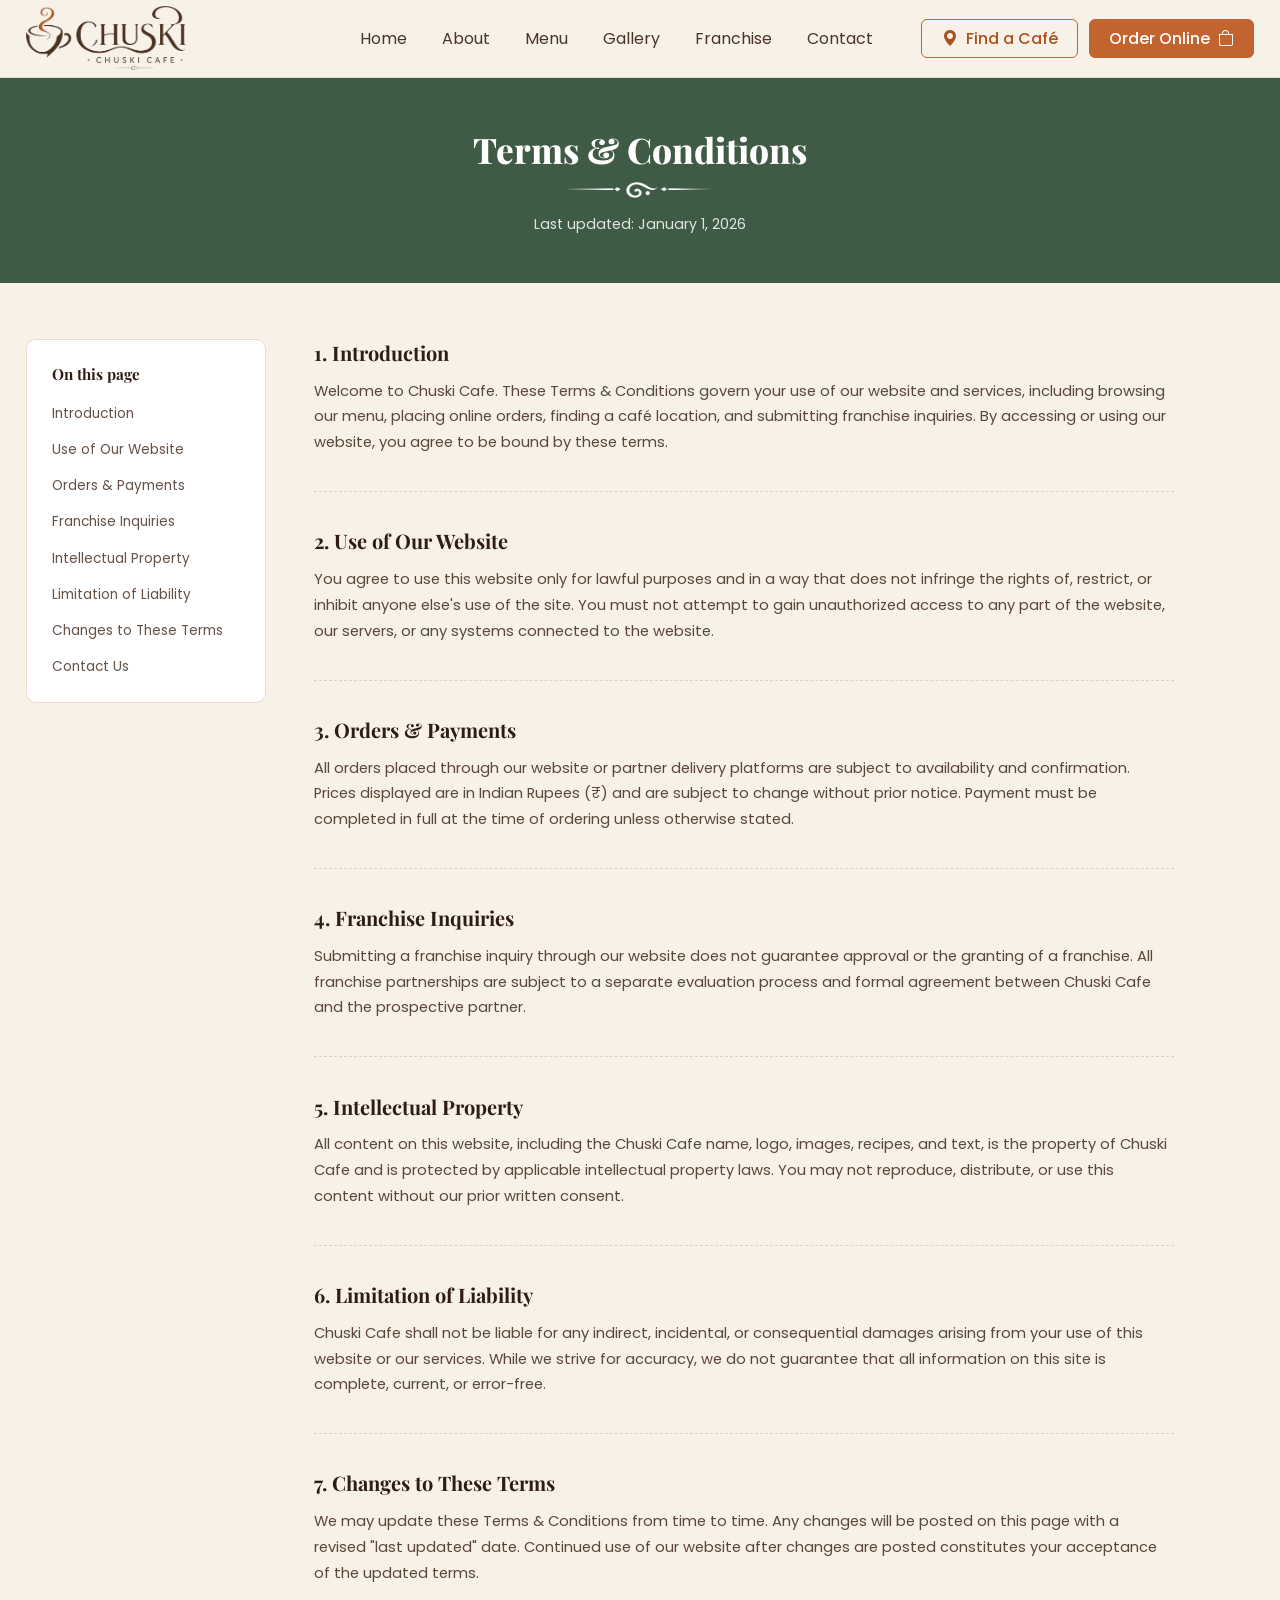
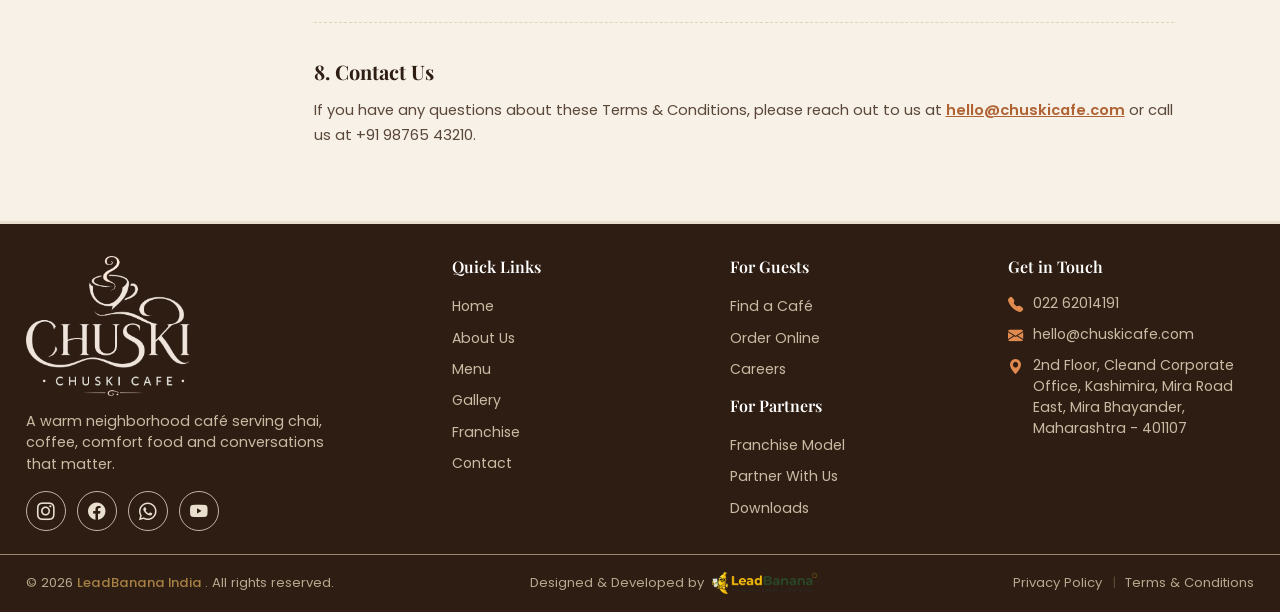
<file: terms.html>
<!DOCTYPE html>
<html lang="en">

<head>
    <meta charset="UTF-8">
    <meta name="viewport" content="width=device-width, initial-scale=1.0">
    <title>Terms &amp; Conditions | Chuski Cafe</title>
    <link rel="icon" type="image/x-icon" href="images/favicon.webp">

    <!-- Bootstrap Icons only (no Bootstrap CSS framework) -->
    <link rel="stylesheet" href="https://cdn.jsdelivr.net/npm/bootstrap-icons@1.11.3/font/bootstrap-icons.css">

    <!-- Google Fonts -->
    <link rel="preconnect" href="https://fonts.googleapis.com">
    <link
        href="https://fonts.googleapis.com/css2?family=Playfair+Display:wght@600;700;800&family=Poppins:wght@400;500;600;700&display=swap"
        rel="stylesheet">

    <!-- Custom CSS -->
    <link rel="stylesheet" href="style.css">
</head>

<body>

    <!-- ===== HEADER ===== -->
    <header class="site-header">
        <nav class="section-container navbar">

            <!-- Logo -->
            <a class="navbar-brand" href="index.html">
                <img src="images/logo-primary.webp" alt="Chuski Cafe Logo" class="logo-img">
            </a>

            <!-- Mobile toggler -->
            <button class="navbar-toggler" id="navToggler" aria-label="Toggle navigation" aria-expanded="false"
                aria-controls="mainNav">
                <i class="bi bi-list"></i>
            </button>

            <!-- Nav links + actions -->
            <div class="navbar-collapse" id="mainNav">
                <ul class="navbar-nav">
                    <li class="nav-item"><a class="nav-link" href="index.html">Home</a></li>
                    <li class="nav-item"><a class="nav-link" href="about.html">About</a></li>
                    <li class="nav-item"><a class="nav-link" href="menu.html">Menu</a></li>
                    <li class="nav-item"><a class="nav-link" href="gallery.html">Gallery</a></li>
                    <li class="nav-item"><a class="nav-link" href="franchise.html">Franchise</a></li>
                    <li class="nav-item"><a class="nav-link" href="contact.html">Contact</a></li>
                </ul>

                <div class="header-actions">
                    <a href="contact.html#FindCafe" class="btn btn-find-cafe">
                        <i class="bi bi-geo-alt-fill"></i> Find a Café
                    </a>
                    <a href="menu.html" class="btn btn-order-online">
                        Order Online <i class="bi bi-bag"></i>
                    </a>
                </div>
            </div>

        </nav>
    </header>

    <!-- ===== TERMS PAGE BANNER ===== -->
    <section class="legal-banner">
        <div class="section-container legal-banner-inner">
            <h1>Terms &amp; Conditions</h1>
            <div class="head-bottom-prop">
                <img src="images/prop-bottom-white.webp" alt="">
            </div>
            <p>Last updated: January 1, 2026</p>
        </div>
    </section>

    <!-- ===== TERMS CONTENT ===== -->
    <section class="legal-section">
        <div class="section-container legal-container">

            <aside class="legal-toc">
                <h4>On this page</h4>
                <ul>
                    <li><a href="#introduction">Introduction</a></li>
                    <li><a href="#use-of-site">Use of Our Website</a></li>
                    <li><a href="#orders-payments">Orders &amp; Payments</a></li>
                    <li><a href="#franchise-inquiries">Franchise Inquiries</a></li>
                    <li><a href="#intellectual-property">Intellectual Property</a></li>
                    <li><a href="#liability">Limitation of Liability</a></li>
                    <li><a href="#changes">Changes to These Terms</a></li>
                    <li><a href="#contact-us">Contact Us</a></li>
                </ul>
            </aside>

            <article class="legal-content">

                <div id="introduction" class="legal-block">
                    <h2>1. Introduction</h2>
                    <p>Welcome to Chuski Cafe. These Terms &amp; Conditions govern your use of our website and services,
                        including browsing our menu, placing online orders, finding a café location, and submitting
                        franchise inquiries. By accessing or using our website, you agree to be bound by these terms.
                    </p>
                </div>

                <div id="use-of-site" class="legal-block">
                    <h2>2. Use of Our Website</h2>
                    <p>You agree to use this website only for lawful purposes and in a way that does not infringe the
                        rights of, restrict, or inhibit anyone else's use of the site. You must not attempt to gain
                        unauthorized access to any part of the website, our servers, or any systems connected to the
                        website.</p>
                </div>

                <div id="orders-payments" class="legal-block">
                    <h2>3. Orders &amp; Payments</h2>
                    <p>All orders placed through our website or partner delivery platforms are subject to availability
                        and confirmation. Prices displayed are in Indian Rupees (₹) and are subject to change without
                        prior notice. Payment must be completed in full at the time of ordering unless otherwise stated.
                    </p>
                </div>

                <div id="franchise-inquiries" class="legal-block">
                    <h2>4. Franchise Inquiries</h2>
                    <p>Submitting a franchise inquiry through our website does not guarantee approval or the granting of
                        a franchise. All franchise partnerships are subject to a separate evaluation process and formal
                        agreement between Chuski Cafe and the prospective partner.</p>
                </div>

                <div id="intellectual-property" class="legal-block">
                    <h2>5. Intellectual Property</h2>
                    <p>All content on this website, including the Chuski Cafe name, logo, images, recipes, and text, is
                        the property of Chuski Cafe and is protected by applicable intellectual property laws. You may
                        not reproduce, distribute, or use this content without our prior written consent.</p>
                </div>

                <div id="liability" class="legal-block">
                    <h2>6. Limitation of Liability</h2>
                    <p>Chuski Cafe shall not be liable for any indirect, incidental, or consequential damages arising
                        from your use of this website or our services. While we strive for accuracy, we do not guarantee
                        that all information on this site is complete, current, or error-free.</p>
                </div>

                <div id="changes" class="legal-block">
                    <h2>7. Changes to These Terms</h2>
                    <p>We may update these Terms &amp; Conditions from time to time. Any changes will be posted on this
                        page with a revised "last updated" date. Continued use of our website after changes are posted
                        constitutes your acceptance of the updated terms.</p>
                </div>

                <div id="contact-us" class="legal-block">
                    <h2>8. Contact Us</h2>
                    <p>If you have any questions about these Terms &amp; Conditions, please reach out to us at <a
                            href="mailto:hello@chuskicafe.com">hello@chuskicafe.com</a> or call us at +91 98765 43210.
                    </p>
                </div>

            </article>

        </div>
    </section>

    <!-- ===== FOOTER ===== -->
    <footer class="site-footer">
        <div class="section-container footer-top">

            <div class="footer-brand">
                <a href="index.html">
                    <img src="images/logo-secondry-2.webp" alt="Chuski Cafe Logo" class="footer-logo">
                </a>
                <p>A warm neighborhood café serving chai, coffee, comfort food and conversations that matter.</p>
                <div class="social-icons">
                    <a href="#"><i class="bi bi-instagram"></i></a>
                    <a href="#"><i class="bi bi-facebook"></i></a>
                    <a href="#"><i class="bi bi-whatsapp"></i></a>
                    <a href="#"><i class="bi bi-youtube"></i></a>
                </div>
            </div>

            <div class="footer-col">
                <h4>Quick Links</h4>
                <ul>
                    <li><a href="index.html">Home</a></li>
                    <li><a href="about.html">About Us</a></li>
                    <li><a href="menu.html">Menu</a></li>
                    <li><a href="gallery.html">Gallery</a></li>
                    <li><a href="franchise.html">Franchise</a></li>
                    <li><a href="contact.html">Contact</a></li>
                </ul>
            </div>

            <div class="footer-col">
                <h4>For Guests</h4>
                <ul>
                    <li><a href="contact.html#FindCafe">Find a Café</a></li>
                    <li><a href="menu.html">Order Online</a></li>
                    <li><a href="careers.html">Careers</a></li>
                </ul>
                <h4 style="margin-top: 14px;">For Partners</h4>
                <ul>
                    <li><a href="franchise.html#FranchiseModel">Franchise Model</a></li>
                    <li><a href="franchise.html#journey-form">Partner With Us</a></li>
                    <li><a href="downloads.html">Downloads</a></li>
                </ul>
            </div>

            <div class="footer-col footer-contact">
                <h4>Get in Touch</h4>

                <ul class="footer-contact-list">
                    <!-- Phone -->
                    <li>
                        <i class="bi bi-telephone-fill"></i>
                        <a href="tel:+9102262014191">022 62014191</a>
                    </li>

                    <!-- Email -->
                    <li>
                        <i class="bi bi-envelope-fill"></i>
                        <a href="mailto:hello@chuskicafe.com">hello@chuskicafe.com</a>
                    </li>

                    <!-- Location -->
                    <li>
                        <i class="bi bi-geo-alt-fill"></i>
                        <a href="https://maps.app.goo.gl/7ECUPQKN5fEaqKUFA" target="_blank" rel="noopener noreferrer">
                            2nd Floor, Cleand Corporate Office, Kashimira, Mira Road East, Mira Bhayander, Maharashtra -
                            401107
                        </a>
                    </li>
                </ul>
            </div>

        </div>

        <div class="footer-bottom">
            <div class="section-container footer-bottom-inner">
                <!-- Left: copyright -->
                <p>
                    © 2026
                    <a href="https://leadbanana.in/" target="_blank" rel="noopener noreferrer"
                        class="footer-bottom-link">
                        LeadBanana India
                    </a>
                    . All rights reserved.
                </p>

                <!-- Middle: developed by -->
                <a href="https://leadbanana.in/" target="_blank" rel="noopener noreferrer"
                    class="footer-bottom-developedBy">
                    <p>Designed & Developed by</p>
                    <img src="images/leadbanana-logo.webp" alt="LeadBanana" />
                </a>
                <div class="footer-legal">
                    <a href="privacy.html">Privacy Policy</a>
                    <span>|</span>
                    <a href="terms.html">Terms &amp; Conditions</a>
                </div>
            </div>
        </div>
    </footer>

    <script>
        const navToggler = document.getElementById('navToggler');
        const mainNav = document.getElementById('mainNav');

        navToggler.addEventListener('click', () => {
            mainNav.classList.toggle('show');
            const expanded = mainNav.classList.contains('show');
            navToggler.setAttribute('aria-expanded', expanded);
        });

        document.querySelectorAll('#mainNav .nav-link').forEach(link => {
            link.addEventListener('click', () => {
                mainNav.classList.remove('show');
                navToggler.setAttribute('aria-expanded', 'false');
            });
        });
    </script>
</body>

</html>
</file>
<file: style.css>
/* =========================================
   CHUSKI CAFE — Root Variables
========================================= */
:root {
  --cream: #F7F1E7;
  --cream-dark: #EFE6D6;
  --brown-dark: #2E1D13;
  --brown-text: #4A3527;
  --terracotta: #C1642F;
  --terracotta-dark: #A8531F;
  --terracotta-light: #E08A4F;
  --white: #FFFFFF;

  --font-display: 'Playfair Display', serif;
  --font-body: 'Poppins', sans-serif;
}

* {
  box-sizing: border-box;
}

body {
  font-family: var(--font-body);
  color: var(--brown-text);
  margin: 0;
  padding: 0;
  overflow-x: hidden;
}

a {
  text-decoration: none;
}

ul {
  list-style: none;
  margin: 0;
  padding: 0;
}

img {
  max-width: 100%;
  display: block;
}

.btn {
  cursor: pointer;
  border: none;
  font-family: var(--font-body);
}

/* ---------- Layout container ---------- */
.section-container {
  width: 96%;
  max-width: 1350px;
  margin: auto;
}

.section-heading {
  font-family: var(--font-display);
  font-weight: 700;
  font-size: 1.8rem;
  color: var(--brown-dark);
  text-align: center;
  margin: 0 0 0.4rem;
}

.head-bottom-prop {
  width: 170px;
  margin: auto;
}

.head-bottom-prop img {
  width: 100%;
}

#journey-form {
  scroll-behavior: smooth;
  scroll-margin-top: 210px;
}

#FranchiseModel,
#FindCafe,
#get-in-touch {
  scroll-behavior: smooth;
  scroll-margin-top: 70px;
}


/* =========================================
   HEADER
========================================= */
.site-header {
  background-color: var(--cream);
  border-bottom: 1px solid #e6dcc9;
  position: relative;
  z-index: 100;
  position: sticky;
  top: 0;
}

.navbar {
  display: flex;
  align-items: center;
  justify-content: space-between;
  flex-wrap: wrap;
  padding: 0.4rem 0;
  position: relative;
}

.navbar-brand {
  display: flex;
  align-items: center;
  order: 1;
}

.logo-img {
  height: 64px;
  width: auto;
  object-fit: contain;
}

/* Nav collapse wrapper (links + actions) */
.navbar-collapse {
  display: flex;
  align-items: center;
  justify-content: flex-end;
  gap: 2rem;
  flex: 1;
  order: 2;
}

.navbar-nav {
  display: flex;
  align-items: center;
  gap: 0.2rem;
}

.nav-link {
  font-family: var(--font-body);
  font-weight: 400;
  font-size: 1rem;
  color: var(--brown-text);
  padding: 0.4rem 1rem;
  position: relative;
  transition: all 0.25s ease;
  display: inline-block;
}

.nav-link:hover {
  color: var(--terracotta);
}

.nav-link.active {
  color: var(--terracotta);
  font-weight: 500;
}

.nav-link.active::after {
  content: "";
  position: absolute;
  left: 50%;
  bottom: -2px;
  transform: translateX(-50%);
  width: 60%;
  height: 1px;
  background-color: var(--terracotta);
  border-radius: 2px;
}

.nav-link.active::before {
  content: "";
  position: absolute;
  left: 50%;
  bottom: -4.5px;
  transform: translateX(-50%);
  width: 6px;
  height: 6px;
  background-color: var(--terracotta);
  border-radius: 50%;
}

/* Header action buttons */
.header-actions {
  display: flex;
  align-items: center;
  gap: 0.7rem;
}

.btn-find-cafe {
  border: 1px solid var(--terracotta);
  color: var(--terracotta-dark);
  background: transparent;
  font-weight: 500;
  font-size: 1rem;
  padding: 0.4rem 1.2rem;
  border-radius: 6px;
  display: inline-flex;
  align-items: center;
  gap: 0.5rem;
  white-space: nowrap;
  transition: all 0.25s ease;
}

.btn-find-cafe:hover {
  background-color: var(--terracotta);
  color: var(--white);
}

.btn-order-online {
  background-color: var(--terracotta);
  color: var(--white);
  font-weight: 500;
  font-size: 1rem;
  padding: 0.4rem 1.2rem;
  border-radius: 6px;
  display: inline-flex;
  align-items: center;
  justify-content: center;
  gap: 0.5rem;
  white-space: nowrap;
  transition: all 0.25s ease;
  border: 1px solid var(--terracotta);
}

.btn-order-online:hover {
  background-color: var(--terracotta-dark);
  border-color: var(--terracotta-dark);
  color: var(--white);
}

/* Mobile toggler button (hidden on desktop) */
.navbar-toggler {
  display: none;
  border: none;
  font-size: 1.8rem;
  color: var(--terracotta-dark);
  background: transparent;
  padding: 0.2rem 0.4rem;
  order: 3;
  z-index: 10;
}


@media (max-width: 1100px) {
  .navbar-toggler {
    display: block;
  }

  /* Collapse menu drops to its own full-width row instead of
     squeezing into the same row as the logo + toggler */
  .navbar-collapse {
    display: none;
    flex-direction: column;
    align-items: stretch;
    gap: 1rem;
    width: 100%;
    flex: 0 0 100%;
    background-color: var(--cream);
    padding: 1rem 0.5rem 1.5rem;
    border-top: 1px solid #e6dcc9;
    margin-top: 0.8rem;
    order: 4;
  }

  .navbar-collapse.show {
    display: flex;
  }

  .navbar-nav {
    flex-direction: column;
    align-items: center;
    gap: 0.2rem;
    width: 100%;
  }

  .header-actions {
    flex-direction: column;
    align-items: stretch;
    width: 100%;
  }

  .header-actions .btn {
    justify-content: center;
  }

}



@media (max-width: 570px) {
  .logo-img {
    height: 44px;
  }
}










/* =========================================
   HERO SECTION
========================================= */
.hero-section {
  background-image: url("images/hero-back.webp");
  background-repeat: no-repeat;
  background-size: cover;
  background-position: left center;
}

.hero-inner {
  display: flex;
  align-items: center;
}

.hero-text {
  width: 100%;
  max-width: 600px;
  padding: 1.5rem 0;
  z-index: 2;
}

.hero-image-space {
  flex: 1;
}

.hero-text h1 {
  font-family: var(--font-display);
  font-weight: 600;
  font-size: 3.4rem;
  line-height: 1.15;
  color: var(--brown-dark);
  margin: 0 0 0.8rem;
}

.text-accent {
  color: var(--terracotta);
}

.hero-bottom-prop {
  width: 200px;
}

.hero-bottom-prop img {
  width: 100%;
}

.hero-desc {
  font-size: 1rem;
  color: var(--brown-text);
  line-height: 1.5;
  max-width: 450px;
  margin: 0.6rem 0 1.4rem;
}

.hero-desc strong {
  color: var(--brown-dark);
  font-weight: 600;
}

.hero-buttons {
  display: flex;
  flex-wrap: wrap;
  gap: 1rem;
}

.btn-explore {
  background-color: var(--terracotta);
  color: var(--white);
  font-weight: 500;
  padding: 0.6rem 1.6rem;
  border-radius: 6px;
  display: inline-flex;
  align-items: center;
  gap: 0.6rem;
  border: 2px solid var(--terracotta);
  transition: all 0.25s ease;
}

.btn-explore:hover {
  background-color: var(--terracotta-dark);
  border-color: var(--terracotta-dark);
  color: var(--white);
}

.btn-franchise {
  background-color: transparent;
  color: var(--brown-dark);
  font-weight: 500;
  padding: 0.6rem 1.6rem;
  border-radius: 6px;
  display: inline-flex;
  align-items: center;
  gap: 0.6rem;
  border: 2px solid #6d6d4ce1;
  transition: all 0.25s ease;
}

.btn-franchise:hover {
  background-color: #6d6d4ce1;
  color: var(--white);
}

/* =========================================
   RESPONSIVE
========================================= */
@media (max-width: 1200px) {
  .hero-section {
    background-position: -150px center;
  }
}

@media (max-width: 700px) {

  .hero-section {
    background-image: none;
    background: #F0E0CF;
  }

  .hero-inner {
    flex-direction: column;
    min-height: auto;
  }

  .hero-text {
    text-align: center;
    padding: 1.5rem 0;
    max-width: 100%;
  }

  .hero-text h1 {
    font-size: 2.8rem;
  }

  .hero-desc {
    max-width: 100%;
    margin-left: auto;
    margin-right: auto;
  }

  .hero-bottom-prop {
    margin: auto;
  }

  .hero-buttons {
    justify-content: center;
  }

  .hero-image-space {
    display: none;
  }
}

@media (max-width: 440px) {

  .hero-text h1 {
    font-size: 2.4rem;
  }

  .hero-desc {
    font-size: 0.95rem;
  }

  .btn-explore,
  .btn-franchise {
    width: 100%;
    justify-content: center;
  }

  .btn-explore {
  padding: 0.6rem 0.2rem;
  }

  .hero-buttons {
    flex-direction: column;
    max-width: 260px;
    margin: auto;
  }
}












/* =========================================
   WHY CHUSKI CAFE
========================================= */
.why-section {
  background-color: var(--cream);
  padding: 1.5rem 0;
}


.why-grid {
  display: grid;
  grid-template-columns: repeat(3, 1fr);
  gap: 1rem;
  position: relative;
  margin-top: 1.5rem;
}

.why-card {
  background-color: transparent;
  border: 2px solid #d8c9ac;
  border-radius: 10px;
  padding: 1.5rem 1rem;
  text-align: center;
  position: relative;
  display: flex;
  flex-direction: column;
  align-items: center;
  justify-content: center;
}

.why-icon {
  max-width: 50px;
  height: 50px;
  margin-bottom: 0.8rem;
}

.why-icon-cup {
  height: 70px;
  margin-top: -20px;
}

.why-icon img {
  width: 100%;
  height: 100%;
}

.why-card h3 {
  font-family: var(--font-display);
  font-weight: 700;
  font-size: 1.3rem;
  color: var(--brown-dark);
  margin: 0 0 0.6rem;
}

.why-card p {
  font-size: 0.90rem;
  line-height: 1.4;
  color: var(--brown-text);
  opacity: 0.85;
  margin: 0;
  max-width: 260px;
  margin-inline: auto;
}

@media (max-width: 600px) {
  .why-grid {
    grid-template-columns: 1fr;
  }

}













/* =========================================
   EXPLORE OUR MENU
========================================= */
.menu-section {
  background-color: var(--cream-dark);
  padding: 1.5rem 0;
}

.menu-grid {
  display: grid;
  grid-template-columns: repeat(4, 1fr);
  gap: 1rem;
  margin-top: 1rem;
  position: relative;
}

.menu-card {
  position: relative;
  border-radius: 10px;
  border: 2px solid #d8c9ac;
  background: #505034;
  overflow: hidden;
  display: flex;
  flex-direction: column;
}

.menu-card img {
  width: 100%;
  height: 100%;
  object-fit: cover;
  height: 160px;
}

.menu-card-content {
  padding: 1rem 1rem;
  color: var(--white);
  display: flex;
  align-items: center;
  gap: 1rem;
}

.menu-icon {
  height: 40px;
  max-width: 40px;
}

.menu-icon img {
  width: 100%;
  height: 100%;
  object-fit: contain;
}

.menu-card-content h3 {
  font-weight: 400;
  font-size: 1.1rem;
  margin: 0 0 0.3rem;
  line-height: 1.2;
}

.menu-card-content p {
  font-size: 0.85rem;
  line-height: 1.4;
  margin: 0;
  opacity: 0.9;
}

.view-menu-link {
  display: flex;
  align-items: center;
  justify-content: center;
  gap: 0.5rem;
  width: fit-content;
  margin: 1.5rem auto 0;
  color: var(--terracotta-dark);
  font-weight: 600;
  font-size: 1rem;
  transition: all 0.25s ease;
  padding-bottom: 1px;
  border-bottom: 1px solid transparent;
}

.view-menu-link:hover {
  color: var(--terracotta);
  border-bottom: 1px solid var(--terracotta);
}

@media (max-width: 900px) {
  .menu-grid {
    grid-template-columns: repeat(2, 1fr);
  }
}

@media (max-width: 480px) {
  .menu-heading {
    font-size: 1.6rem;
  }

  .menu-grid {
    grid-template-columns: 1fr;
  }
}















/* =========================================
   LUCKNOW ROOTS / BUILT TO GROW
========================================= */
.roots-section {
  position: relative;
  background-image: url("images/home-franchise-back.webp");
  background-size: cover;
  background-position: center;
  overflow: hidden;
}

.roots-container {
  position: relative;
  z-index: 2;
  display: flex;
  align-items: center;
}

.roots-block {
  flex: 1;
  padding: 1rem 0rem;
  color: var(--white);
}

.roots-left {
  padding-left: 0;
}

.roots-right-inner {
  padding-left: 40px;
}

.roots-block h2 {
  font-family: var(--font-display);
  font-weight: 500;
  font-size: 1.3rem;
  margin: 0 0 0.4rem;
}

.head-bottom-prop-inner {
  margin-left: 0;
  width: 130px;
}

.roots-block p {
  font-size: 0.92rem;
  line-height: 1.4;
  max-width: 90%;
  opacity: 0.8;
  margin: 0.4rem 0 1rem;
}

.roots-block .btn {
  display: inline-flex;
  align-items: center;
  gap: 0.5rem;
  background: transparent;
  border: 1px solid rgba(255, 255, 255, 0.7);
  color: var(--white);
  font-weight: 500;
  font-size: 0.92rem;
  padding: 0.5rem 1.3rem;
  border-radius: 6px;
  transition: all 0.25s ease;
}

.roots-block .btn:hover {
  background-color: var(--white);
  color: var(--brown-dark);
}

/* Center franchise badge image, overlapping both halves */
.roots-badge {
  position: relative;
  z-index: 3;
  flex: 0 0 auto;
  width: 180px;
}

.roots-badge img {
  width: 100%;
  height: auto;
  display: block;
}



@media (max-width: 800px) {
  .roots-section {
    background: none;
  }

  .roots-container {
    flex-direction: column;
    text-align: center;
    width: 100%;
  }


  .roots-left {
    background: #505234;
  }

  .roots-right {
    background: #A94E18;
  }

  .roots-right-inner {
    padding-left: 0px;
  }

  .head-bottom-prop-inner {
    margin: auto;
  }

  .roots-block p {
    margin-left: auto;
    margin-right: auto;
  }

  .roots-badge {
    width: 130px;
    margin: -1.5rem auto;
  }
}
















/* =========================================
   FOOTER
========================================= */
.site-footer {
  background-color: #2E1D13;
  color: #E9DFCF;
  border-top: 3px solid #E9DFCF;
}

.footer-top {
  display: grid;
  grid-template-columns: 1.6fr 1fr 1fr 1fr;
  gap: 2rem;
  padding: 2rem 0 1.4rem;
}

.footer-logo {
  height: 140px;
  width: auto;
  margin-bottom: 0.9rem;
}

.footer-brand p {
  font-size: 0.9rem;
  line-height: 1.5;
  color: #C9BBA3;
  margin: 0;
  max-width: 300px;
}


.social-icons {
  display: flex;
  gap: 0.7rem;
  margin-top: 1rem;
}

.social-icons a {
  width: 40px;
  height: 40px;
  border: 1px solid #c4b4a5;
  border-radius: 50%;
  display: flex;
  align-items: center;
  justify-content: center;
  color: #E9DFCF;
  font-size: 1.1rem;
  transition: all 0.25s ease;
}

.social-icons a:hover {
  background-color: var(--terracotta);
  border-color: var(--terracotta);
  color: var(--white);
}


.footer-col h4 {
  font-family: var(--font-display);
  font-size: 1rem;
  font-weight: 600;
  color: var(--white);
  text-underline-offset: 5px;
  text-decoration-color: rgba(255, 255, 255, 0.3);
  margin: 0 0 1rem;
}

.footer-col ul {
  display: flex;
  flex-direction: column;
  gap: 0.4rem;
}

.footer-col ul li a {
  color: #C9BBA3;
  font-size: 0.88rem;
  transition: color 0.25s ease;
}

.footer-col ul li a:hover {
  color: var(--terracotta-light);
}

.footer-contact-list li {
  display: flex;
  gap: 0.6rem;
  font-size: 0.88rem;
  color: #C9BBA3;
  margin-bottom: 0.1rem;
}

.footer-contact-list li i {
  color: var(--terracotta-light);
  font-size: 0.95rem;
}







.footer-bottom {
  border-top: 1px solid #9d866e;
}

.footer-bottom-inner {
  display: flex;
  align-items: center;
  justify-content: space-between;
  padding: 1.1rem 0;
  flex-wrap: wrap;
  gap: 0.8rem;
}

.footer-bottom-inner p {
  font-size: 0.82rem;
  color: #B7A78D;
  margin: 0;
}


.footer-bottom-link {
  color: #a78143;
  font-weight: 500;
  transition: all 0.3s ease;
}

.footer-bottom-link:hover {
  color: var(--terracotta-light);
}

.footer-bottom-developedBy {
  display: flex;
  align-items: center;
  gap: 8px;
}

.footer-bottom-developedBy p {
  transition: all 0.3s ease;
}

.footer-bottom-developedBy:hover p {
  color: var(--terracotta-light);
}

.footer-bottom-developedBy img {
  height: 22px;
}

.footer-legal {
  display: flex;
  align-items: center;
  gap: 0.6rem;
  font-size: 0.82rem;
}

.footer-legal a {
  color: #B7A78D;
  transition: color 0.25s ease;
}

.footer-legal a:hover {
  color: var(--terracotta-light);
}

.footer-legal span {
  color: #5a4633;
}

@media (max-width: 700px) {
  .footer-top {
    grid-template-columns: 1fr 1fr;
  }

}

@media (max-width: 440px) {
  .footer-top {
    grid-template-columns: 1fr;
    text-align: left;
  }


  .footer-bottom-inner {
    flex-direction: column;
    text-align: center;
  }
}



































/* =========================================
   about page
========================================= */

.about-hero-section {
  background-image: url("images/about-hero-back.webp");
}

.about-hero-section .hero-text {
  width: 100%;
  max-width: 600px;
  padding: 1.5rem 0;
  z-index: 2;
}


.hero-badge {
  font-size: 0.95rem;
  font-weight: 600;
  margin-bottom: 4px;
}

.about-hero-section .hero-bottom-prop {
  width: 120px;
  height: 10px;
  margin-left: -10px;
}

.about-hero-section .hero-desc {
  margin-bottom: 0;
  max-width: 520px;
}

.about-hero-section h2 {
  font-size: 1.2rem;
  font-weight: 600;
  font-family: var(--font-display);
  color: #454722;
  letter-spacing: 0.5px;
}



@media (max-width: 700px) {

  .about-hero-section {
    background-image: none;
    background: #F0E0CF;
  }

  .about-hero-section .hero-bottom-prop {
    margin: auto;
  }

}










.what-stand-grid {
  grid-template-columns: repeat(4, 1fr);
}

.what-stand-card-footer {
  height: 2px;
  width: 80px;
  background: var(--terracotta);
  margin-top: 20px;
}

.what-stand-card-footer::before {
  content: "";
  position: absolute;
  left: 50%;
  margin-top: -3px;
  transform: translateX(-50%);
  width: 8px;
  height: 8px;
  background-color: var(--terracotta);
  border-radius: 50%;
}


@media (max-width: 800px) {
  .what-stand-grid {
    grid-template-columns: 1fr 1fr;
  }

}

@media (max-width: 440px) {
  .what-stand-grid {
    grid-template-columns: 1fr;
  }

}








/* about-experience */

.about-exp-btn {
  display: flex;
  align-items: center;
  justify-content: center;
  gap: 0.5rem;
  width: fit-content;
  margin: 1.5rem auto 0;
  background: var(--terracotta);
  color: #fff;
  padding: 0.4rem 1.4rem;
  border: 2px solid var(--terracotta);
  border-radius: 4px;
  font-weight: 500;
  font-size: 1rem;
  transition: all 0.25s ease;
}

.about-exp-btn:hover {
  background: transparent;
  color: var(--terracotta);
}












/* =========================================
   BUILT FOR TODAY / READY FOR TOMORROW
========================================= */
.future-section {
  position: relative;
  background-image: url("images/built-today-back.webp");
  background-size: cover;
  background-position: left center;
  overflow: hidden;
}


.future-container {
  position: relative;
  z-index: 2;
  display: flex;
  align-items: center;
  gap: 3rem;
  padding: 1.5rem 0;
}

.future-badge {
  flex: 0 0 auto;
  width: 190px;
}

.future-badge img {
  width: 100%;
  height: auto;
  display: block;
}

.future-content {
  flex: 1;
  color: var(--white);
}

.future-content h2 {
  font-family: var(--font-display);
  font-weight: 700;
  font-size: 1.9rem;
  margin: 0 0 0.8rem;
}

.future-content p {
  font-size: 0.95rem;
  line-height: 1.7;
  max-width: 560px;
  opacity: 0.94;
  margin: 0 0 1rem;
}

.btn-franchise-with-us {
  display: inline-flex;
  align-items: center;
  gap: 0.5rem;
  background: transparent;
  border: 1.5px solid rgba(255, 255, 255, 0.75);
  color: var(--white);
  font-weight: 500;
  font-size: 0.92rem;
  padding: 0.5rem 1.4rem;
  border-radius: 6px;
  transition: all 0.25s ease;
}

.btn-franchise-with-us:hover {
  background-color: var(--white);
  color: var(--terracotta-dark);
}

@media (max-width: 600px) {
  .future-container {
    flex-direction: column;
    text-align: center;
    gap: 1rem;
  }

  .future-badge {
    width: 180px;
  }

  .future-content p {
    margin-left: auto;
    margin-right: auto;
  }
}

































/* franchise page */

.fr-format-grid {
  grid-template-columns: repeat(3, 1fr);
}

@media (max-width: 700px) {

  .fr-format-grid {
    grid-template-columns: 1fr;
  }
}













/* =========================================
   WHAT PARTNERS RECEIVE / INVESTMENT SNAPSHOT
========================================= */
.partners-section {
  background-color: var(--cream);
  padding: 1.5rem 0;
}


.investment-snapshot {
  margin-top: 2rem;
}


.partners-grid {
  display: grid;
  grid-template-columns: repeat(6, 1fr);
  gap: 1rem;
  margin: 0 6rem;
  margin-top: 1.5rem;
}

.investment-grid {
  grid-template-columns: repeat(5, 1fr);
  margin: 0 14rem;
  margin-top: 1.5rem;
}

.partner-item {
  display: flex;
  flex-direction: column;
  align-items: center;
}

.partner-icon {
  width: 60px;
  height: 60px;
  border-radius: 50%;
  border: 2px solid var(--terracotta);
  display: flex;
  align-items: center;
  justify-content: center;
  font-size: 1.6rem;
  color: var(--terracotta-dark);
  margin-bottom: 0.7rem;
}

.partner-item p {
  font-size: 0.85rem;
  font-weight: 500;
  color: var(--brown-text);
  margin: 0;
  line-height: 1.4;
  text-align: center;
}

.partner-price {
  font-size: 0.78rem;
  color: var(--terracotta-dark);
  font-weight: 600;
  margin-top: 0.3rem;
  text-align: center;
}

.investment-note {
  font-size: 0.78rem;
  color: var(--brown-text);
  opacity: 0.75;
  text-align: left;
  margin: 1rem 0 0;
  text-align: center;
}


@media (max-width: 1100px) {
  .partners-grid {
    margin: 0 0rem;
    margin-top: 1.5rem;
  }
}

@media (max-width: 480px) {
  .partners-grid {
    grid-template-columns: repeat(3, 1fr);
  }

  .partner-icon {
    width: 52px;
    height: 52px;
    font-size: 1.2rem;
  }
}













.fr-growth-section {
  background-image: url("images/fr-growth-back.webp");
}

.fr-growth-section .head-bottom-prop {
  margin-left: 0;
  margin-bottom: 0.6rem;
  width: 140px;
}


@media (max-width: 600px) {
  .fr-growth-section .head-bottom-prop {
    margin: auto;
    margin-bottom: 0.6rem;
  }
}











/* =========================================
   START YOUR CHUSKI JOURNEY (FORM)
========================================= */
.journey-section {
  background-color: var(--cream);
  padding: 1.5rem 0 2rem;
}

.journey-card {
  border: 1px solid #e6d9bd;
  border-radius: 12px;
  background-color: #FBF6EC;
  padding: 1.5rem 2rem;
  max-width: 800px;
  margin: 0 auto;
}

.journey-intro h2 {
  font-family: var(--font-display);
  font-weight: 700;
  font-size: 1.6rem;
  color: var(--brown-dark);
  margin: 0 0 0.5rem;
}

.journey-intro .head-bottom-prop {
  margin-left: -10px;
  margin-bottom: 10px;
}

.journey-intro p {
  font-size: 0.92rem;
  color: var(--brown-text);
  opacity: 0.85;
  margin: 0 0 1rem;
}

.journey-form {
  display: flex;
  flex-direction: column;
  gap: 1rem;
}

.journey-form-inputs {
  display: grid;
  grid-template-columns: 1fr 1fr;
  gap: 1rem;
}

.journey-form input,
.journey-form select {
  width: 100%;
  border: 1px solid #d8c9ac;
  background-color: var(--white);
  border-radius: 6px;
  padding: 0.75rem 1rem;
  font-family: var(--font-body);
  font-size: 0.92rem;
  color: var(--brown-text);
}

.journey-form select {
  appearance: none;
  background-image: url("data:image/svg+xml,%3Csvg xmlns='http://www.w3.org/2000/svg' width='14' height='14' viewBox='0 0 16 16'%3E%3Cpath fill='%234A3527' d='M8 11L3 6h10z'/%3E%3C/svg%3E");
  background-repeat: no-repeat;
  background-position: right 1rem center;
  cursor: pointer;
}

.journey-form input::placeholder {
  color: #9c8a72;
}

.journey-form input:focus,
.journey-form select:focus {
  outline: none;
  border-color: var(--terracotta);
}

.journey-note {
  font-size: 0.78rem;
  color: var(--brown-text);
  opacity: 0.75;
  margin: 0.2rem 0 0.8rem;
}

.btn-request-deck {
  width: 100%;
  background-color: var(--terracotta);
  color: var(--white);
  font-weight: 600;
  font-size: 0.95rem;
  padding: 0.6rem 1.4rem;
  border-radius: 6px;
  border: 1.5px solid var(--terracotta);
  display: inline-flex;
  align-items: center;
  justify-content: center;
  gap: 0.6rem;
  cursor: pointer;
  transition: all 0.25s ease;
}

.btn-request-deck:hover {
  background-color: var(--terracotta-dark);
  border-color: var(--terracotta-dark);
}

@media (max-width: 570px) {
  .journey-card {
    padding: 1.8rem 1.4rem;
  }

  .journey-intro h2 {
    font-size: 1.35rem;
  }
}

@media (max-width: 570px) {
  .journey-form-inputs {
    grid-template-columns: 1fr;
  }
}




























/* =========================================
   contact page
========================================= */

.contact-hero-section {
  background-image: url("images/contact-hero-back.webp");
  background-repeat: no-repeat;
  background-size: cover;
  background-position: left center;
}


@media (max-width: 700px) {

  .contact-hero-section {
    background-image: none;
    background: #F0E0CF;
  }

}











/* =========================================
   FIND YOUR CHUSKI
========================================= */

/* Location cards */
.locations-section {
  background-color: var(--cream);
  padding: 1.5rem 0 2rem;
}

.find-cards {
  display: grid;
  grid-template-columns: repeat(3, 1fr);
  gap: 1rem;
}

.find-card {
  background-color: var(--white);
  border: 1px solid #e6dcc9;
  border-radius: 10px;
  overflow: hidden;
}

.find-card-image {
  position: relative;
  max-height: 200px;
  overflow: hidden;
}

.find-card-image img {
  width: 100%;
  height: 100%;
  object-fit: cover;
}

.find-card-number {
  position: absolute;
  top: 12px;
  left: 12px;
  width: 30px;
  height: 30px;
  border-radius: 50%;
  background-color: var(--terracotta);
  color: var(--white);
  font-size: 1.1rem;
  font-weight: 600;
  display: flex;
  align-items: center;
  justify-content: center;
}

.find-card-body {
  padding: 1rem;
  display: flex;
  flex-direction: column;
  justify-content: space-between;
  min-height: 200px;
}

.find-card-body h3 {
  font-family: var(--font-display);
  font-weight: 700;
  font-size: 1.15rem;
  color: var(--brown-dark);
  margin: 0 0 0.4rem;
}

.find-card-body p {
  font-size: 0.85rem;
  line-height: 1.55;
  color: var(--brown-text);
  opacity: 0.85;
  margin: 0 0 0.8rem;
}

.find-card-hours {
  display: flex;
  align-items: center;
  gap: 0.4rem;
  font-size: 0.85rem;
  color: var(--terracotta-dark);
  font-weight: 500;
  margin-bottom: 1.1rem;
}

.btn-get-directions {
  display: flex;
  align-items: center;
  justify-content: center;
  gap: 0.5rem;
  width: 100%;
  border: 1.5px solid #d8c9ac;
  color: var(--brown-dark);
  font-weight: 600;
  font-size: 0.9rem;
  padding: 0.65rem 1rem;
  border-radius: 6px;
  transition: all 0.25s ease;
}

.btn-get-directions:hover {
  background-color: var(--brown-dark);
  border-color: var(--brown-dark);
  color: var(--white);
}


@media (max-width: 700px) {

  .find-cards {
    grid-template-columns: 1fr;
  }
}















/* =========================================
   CONTACT / GET IN TOUCH
========================================= */
.contact-section {
  background-color: var(--cream);
  padding: 1.5rem 0 0;
}

.contact-grid {
  display: grid;
  grid-template-columns: 1fr 1fr;
  gap: 1.6rem;
}

.contact-card {
  border-radius: 12px;
  padding: 1rem 1.4rem;
}

.card-get-in-touch {
  grid-column: 1;
  grid-row: 1;
  background-color: #FBF6EC;
  border: 1px solid #e6dcc9;
  position: relative;
  overflow: hidden;
}

.card-visit-us {
  grid-column: 2;
  grid-row: 1;
  color: var(--white);
  position: relative;
  overflow: hidden;
  background-image: url("images/contact-touch-back.webp");
  background-repeat: no-repeat;
  background-size: cover;
  background-position: left center;
}


.card-form {
  grid-column: 1 / -1;
  grid-row: 2;
  background-color: #FBF6EC;
  border: 1px solid #e6dcc9;
}

.contact-card h3 {
  font-family: var(--font-display);
  font-weight: 700;
  font-size: 1.35rem;
  margin: 0 0 0.4rem;
  text-align: left;
}

.contact-card .head-bottom-prop {
  margin-left: -10px;
}

.card-get-in-touch h3,
.card-form h3 {
  color: var(--brown-dark);
}

.card-visit-us h3 {
  color: var(--white);
  text-align: left;
}


/* Get in Touch list */
.contact-list {
  display: flex;
  flex-direction: column;
  gap: 1.3rem;
  position: relative;
  z-index: 2;
  margin-top: 1rem;
}

.contact-list li {
  display: flex;
  align-items: flex-start;
  gap: 0.9rem;
}

.contact-list li a {
  color: #4A3527;
  transition: all 0.3s ease;
  font-size: 1rem;
  font-weight: 500;
}

.contact-list li a:hover {
  color: var(--terracotta);
}

.contact-icon {
  width: 42px;
  height: 42px;
  flex: 0 0 auto;
  border-radius: 50%;
  background-color: #454722;
  color: var(--white);
  display: flex;
  align-items: center;
  justify-content: center;
  font-size: 1.2rem;
}

.contact-list strong {
  display: block;
  font-size: 1rem;
  color: var(--brown-dark);
  margin-bottom: 0.15rem;
}

.contact-list p {
  font-size: 0.95rem;
  color: var(--brown-text);
  opacity: 0.95;
  margin: 0;
}

.contact-sketch {
  position: absolute;
  right: 10px;
  bottom: 10px;
  width: 200px;
  opacity: 0.5;
  pointer-events: none;
}

/* Visit Us list */
.visit-list {
  display: flex;
  flex-direction: column;
  gap: 0.6rem;
  position: relative;
  z-index: 2;
  max-width: 340px;
  margin-top: 1rem;
}

.visit-list li {
  display: flex;
  align-items: flex-start;
  gap: 0.8rem;
}

.visit-icon {
  color: var(--terracotta-light);
  font-size: 1.4rem;
  margin-top: 0.15rem;
}

.visit-list strong {
  display: block;
  font-size: 1rem;
  font-weight: 600;
  margin-bottom: 0.2rem;
}

.visit-list p {
  font-size: 0.85rem;
  line-height: 1.5;
  opacity: 0.9;
  margin: 0;
}

.visit-hours {
  display: flex;
  gap: 1rem;
  font-size: 0.83rem;
  opacity: 0.9;
  padding-bottom: 0.6rem;
  border-bottom: 1px dashed rgba(255, 255, 255, 0.3);
  margin-bottom: 0.2rem;
}


.card-form h3 {
  text-align: center;
}

.card-form .head-bottom-prop {
  margin: auto;
}

/* Form card */
.contact-form {
  display: flex;
  flex-direction: column;
  gap: 1rem;
  max-width: 800px;
  margin: 0 auto;
  margin-top: 1rem;
}


.form-row {
  display: grid;
  grid-template-columns: 1fr 1fr;
  gap: 1rem;
}

.contact-form input,
.contact-form select,
.contact-form textarea {
  width: 100%;
  border: 1px solid #d8c9ac;
  background-color: var(--white);
  border-radius: 6px;
  padding: 0.75rem 1rem;
  font-family: var(--font-body);
  font-size: 0.9rem;
  color: var(--brown-text);
  resize: none;
}

.contact-form select {
  appearance: none;
  background-image: url("data:image/svg+xml,%3Csvg xmlns='http://www.w3.org/2000/svg' width='14' height='14' viewBox='0 0 16 16'%3E%3Cpath fill='%234A3527' d='M8 11L3 6h10z'/%3E%3C/svg%3E");
  background-repeat: no-repeat;
  background-position: right 1rem center;
  cursor: pointer;
}

.contact-form input:focus,
.contact-form select:focus,
.contact-form textarea:focus {
  outline: none;
  border-color: var(--terracotta);
}

.form-checkbox {
  display: flex;
  align-items: center;
  gap: 0.6rem;
  font-size: 0.85rem;
  color: var(--brown-text);
}

.form-checkbox input {
  width: 16px;
  height: 16px;
  accent-color: var(--terracotta);
}

.btn-send-inquiry {
  width: 100%;
  background-color: var(--terracotta);
  color: var(--white);
  font-weight: 600;
  font-size: 0.95rem;
  padding: 0.6rem 1.4rem;
  border-radius: 6px;
  border: 1.5px solid var(--terracotta);
  display: inline-flex;
  align-items: center;
  justify-content: center;
  gap: 0.6rem;
  cursor: pointer;
  transition: all 0.25s ease;
}

.btn-send-inquiry:hover {
  background-color: var(--terracotta-dark);
  border-color: var(--terracotta-dark);
}

/* Bottom bar */
.contact-bottom-bar {
  border-top: 1px solid #e6dcc9;
  margin-top: 2.5rem;
}

.contact-bottom-inner {
  display: flex;
  align-items: center;
  justify-content: space-between;
  flex-wrap: wrap;
  gap: 1rem;
  padding: 1.2rem 0;
}

.contact-follow {
  display: flex;
  align-items: center;
  gap: 1.6rem;
  flex-wrap: wrap;
  font-size: 0.85rem;
  color: var(--brown-text);
}

.contact-socials {
  display: flex;
  gap: 1.4rem;
  flex-wrap: wrap;
}

.contact-socials a {
  display: flex;
  align-items: center;
  gap: 0.4rem;
  color: var(--brown-text);
  font-size: 0.85rem;
  transition: color 0.25s ease;
}

.contact-socials a i {
  width: 28px;
  height: 28px;
  border-radius: 50%;
  background-color: #454722;
  color: var(--white);
  display: flex;
  align-items: center;
  justify-content: center;
  font-size: 0.85rem;
}

.contact-socials a:hover {
  color: var(--terracotta-dark);
}

.contact-tagline {
  font-family: var(--font-display);
  font-size: 1.2rem;
  color: var(--brown-dark);
  margin: 0;
  display: flex;
  align-items: center;
  gap: 0.5rem;
}

@media (max-width: 990px) {
  .contact-grid {
    grid-template-columns: 1fr;
  }

  .card-get-in-touch,
  .card-visit-us,
  .card-form {
    grid-column: 1;
  }

  .card-get-in-touch {
    grid-row: 1;
  }

  .card-visit-us {
    grid-row: 2;
  }

  .card-form {
    grid-row: 3;
  }

  .visit-list {
    max-width: 100%;
  }

  .visit-photo {
    position: static;
    width: 100%;
    height: 160px;
    border-radius: 8px;
    margin-top: 1.4rem;
  }

}

@media (max-width: 650px) {
  .form-row {
    grid-template-columns: 1fr;
  }

  .contact-bottom-inner {
    flex-direction: column;
    text-align: center;
  }

  .contact-follow {
    flex-direction: column;
    gap: 0.8rem;
  }
}

@media (max-width: 500px) {
  .contact-sketch {
    display: none;
  }

  .card-visit-us {
    background: #454722;
  }
}



































/* =========================================
   FULL MENU (menu page)
========================================= */
.full-menu-section {
  background-color: var(--cream);
  padding: 1.5rem 0 1rem;
}

.menu-tabs {
  display: flex;
  flex-wrap: wrap;
  gap: 0.8rem;
  margin-bottom: 1.5rem;
}

.menu-tab {
  display: inline-flex;
  align-items: center;
  gap: 0.5rem;
  border: 1px solid #e0d3b8;
  background-color: var(--white);
  color: var(--brown-text);
  font-family: var(--font-body);
  font-weight: 500;
  font-size: 0.9rem;
  padding: 0.5rem 1.2rem;
  border-radius: 8px;
  cursor: pointer;
  transition: all 0.25s ease;
}

.menu-tab:hover {
  border-color: var(--terracotta);
  color: var(--terracotta-dark);
}

.menu-tab.active {
  background-color: var(--terracotta);
  border-color: var(--terracotta);
  color: var(--white);
}

.menu-category-block {
  margin-bottom: 1.8rem;
}

.menu-category-head {
  display: flex;
  align-items: center;
  justify-content: space-between;
  margin-bottom: 1rem;
}

.menu-category-head h3 {
  display: flex;
  align-items: center;
  gap: 0.6rem;
  font-family: var(--font-display);
  font-weight: 700;
  font-size: 1.3rem;
  color: var(--brown-dark);
  margin: 0;
}

.menu-category-head h3 i {
  color: var(--terracotta);
  font-size: 1.3rem;
}

.view-full-menu-link {
  display: flex;
  align-items: center;
  gap: 0.4rem;
  color: var(--terracotta-dark);
  font-weight: 600;
  font-size: 0.9rem;
  transition: color 0.25s ease;
}

.view-full-menu-link:hover {
  color: var(--terracotta);
}

/* 4 products per row, as requested */
.menu-products-grid {
  display: grid;
  grid-template-columns: repeat(4, 1fr);
  gap: 1rem;
}

.menu-product-card {
  background-color: var(--white);
  border: 1px solid #e6dcc9;
  border-radius: 10px;
  overflow: hidden;
}

.menu-product-card img {
  width: 100%;
  max-height: 240px;
  object-fit: cover;
  display: block;
}

.menu-product-body {
  padding: 0.6rem 0.9rem;
}

.menu-product-body h4 {
  font-family: var(--font-display);
  font-weight: 700;
  font-size: 1.2rem;
  color: var(--brown-dark);
  margin: 0 0 0.4rem;
}

.menu-product-body p {
  font-size: 0.9rem;
  line-height: 1.4;
  color: var(--brown-text);
  opacity: 0.8;
  margin: 0 0 0.9rem;
  min-height: 2.4em;
}

.menu-product-footer {
  display: flex;
  align-items: center;
  justify-content: space-between;
}

.menu-product-footer span {
  font-weight: 700;
  font-size: 1.2rem;
  color: var(--brown-dark);
}

.menu-add-btn {
  width: 32px;
  height: 32px;
  border-radius: 50%;
  border: 1.5px solid var(--terracotta);
  background: transparent;
  color: var(--terracotta-dark);
  display: flex;
  align-items: center;
  justify-content: center;
  font-size: 1rem;
  cursor: pointer;
  transition: all 0.25s ease;
}

.menu-add-btn:hover {
  background-color: var(--terracotta);
  color: var(--white);
}

@media (max-width: 900px) {
  .menu-products-grid {
    grid-template-columns: repeat(2, 1fr);
  }
}

@media (max-width: 440px) {
  .menu-tabs {
    gap: 0.6rem;
  }

  .menu-tab {
    font-size: 0.82rem;
    padding: 0.55rem 0.9rem;
  }

  .menu-products-grid {
    grid-template-columns: 1fr;
  }

  .menu-category-head {
    flex-wrap: wrap;
    gap: 0.6rem;
  }
}

/* =========================================
   CHEF'S PICKS + PROMO
========================================= */
.chefs-section {
  background-color: var(--cream);
  padding: 0 0 4rem;
}

.chefs-picks-row {
  display: flex;
  gap: 1.4rem;
  margin-bottom: 1.6rem;
}

.chefs-picks-intro {
  flex: 0 0 240px;
  background-color: #3F5B45;
  color: var(--white);
  border-radius: 12px;
  padding: 2rem 1.8rem;
  display: flex;
  flex-direction: column;
}

.chefs-picks-intro h3 {
  font-family: var(--font-display);
  font-weight: 700;
  font-size: 1.5rem;
  margin: 0 0 0.6rem;
}

.chefs-picks-intro .head-bottom-prop {
  margin: 0;
  margin-left: -10px;
  margin-bottom: 1rem;
}

.chefs-picks-intro p {
  font-size: 0.9rem;
  line-height: 1.55;
  opacity: 0.9;
  margin: 0;
}

/* 3 products per row, as requested */
.chefs-picks-grid {
  flex: 1;
  display: grid;
  grid-template-columns: repeat(3, 1fr);
  gap: 1rem;
}

.chefs-card {
  position: relative;
  background-color: var(--white);
  border: 1px solid #e6dcc9;
  border-radius: 10px;
  overflow: hidden;
}

.chefs-card img {
  width: 100%;
  max-height: 200px;
  object-fit: cover;
  display: block;
}

.chefs-badge {
  position: absolute;
  top: 10px;
  left: 10px;
  display: flex;
  align-items: center;
  gap: 0.3rem;
  background-color: rgba(46, 29, 19, 0.85);
  color: var(--white);
  font-size: 0.7rem;
  font-weight: 600;
  padding: 0.3rem 0.6rem;
  border-radius: 5px;
  z-index: 2;
}

.chefs-badge i {
  color: var(--terracotta-light);
  font-size: 0.7rem;
}

.chefs-card-body {
  padding: 0.6rem 0.9rem;
}

.chefs-card-body h4 {
  font-family: var(--font-display);
  font-weight: 700;
  font-size: 1.2rem;
  color: var(--brown-dark);
  margin: 0 0 0.4rem;
}

.chefs-card-body p {
  font-size: 0.9rem;
  line-height: 1.5;
  color: var(--brown-text);
  opacity: 0.8;
  margin: 0 0 0.7rem;
}

.chefs-price {
  font-weight: 700;
  font-size: 1.1rem;
  color: var(--brown-dark);
}

/* Promo card — its own full-width row below Chef's Picks */
.menu-promo-card {
  display: flex;
  align-items: center;
  background-color: #F3E4CE;
  border-radius: 12px;
  overflow: hidden;
}

.promo-text {
  flex: 1;
  padding: 1rem 2rem;
}

.promo-text .head-bottom-prop {
  margin-left: -10px;
  margin-bottom: 1rem;
}

.promo-text h3 {
  font-family: var(--font-display);
  font-weight: 700;
  font-size: 1.5rem;
  color: var(--brown-dark);
  line-height: 1.3;
  margin: 0 0 0.8rem;
  max-width: 380px;
}

.btn-order-online-promo {
  display: inline-flex;
  align-items: center;
  gap: 0.5rem;
  background-color: var(--terracotta);
  color: var(--white);
  font-weight: 600;
  font-size: 0.92rem;
  padding: 0.6rem 1.3rem;
  border-radius: 6px;
  border: 1px solid var(--terracotta);
  transition: all 0.25s ease;
}

.btn-order-online-promo:hover {
  background-color: var(--terracotta-dark);
  border-color: var(--terracotta-dark);
}

.promo-image {
  flex: 0 0 10%;
  max-height: 220px;
  margin-right: 4rem;
}

.promo-image img {
  width: 100%;
  height: 100%;
  object-fit: cover;
  display: block;
}

@media (max-width: 900px) {
  .chefs-picks-row {
    flex-direction: column;
  }

  .chefs-picks-intro {
    flex: none;
  }

  .chefs-picks-grid {
    grid-template-columns: repeat(3, 1fr);
  }

  .menu-promo-card {
    flex-direction: column;
    text-align: center;
  }

  .promo-text h3 {
    max-width: 100%;
  }

  .promo-text .head-bottom-prop {
    margin: auto;
    margin-bottom: 1rem;
  }

  .promo-image {
    width: 20%;
    flex: none;
    margin: auto;
    margin-top: 1rem;
  }


}

@media (max-width: 500px) {
  .chefs-picks-grid {
    grid-template-columns: 1fr;
  }
}




























/* =========================================
   GALLERY PAGE
========================================= */
.gallery-section {
  background-color: var(--cream);
  padding: 2rem 0 2.5rem;
}

.gallery-filters {
  display: flex;
  flex-wrap: wrap;
  justify-content: center;
  gap: 0.6rem;
  margin-bottom: 3rem;
}

.gallery-filter {
  border: 1px solid #e0d3b8;
  background-color: var(--white);
  color: var(--brown-text);
  font-family: var(--font-body);
  font-weight: 500;
  font-size: 0.88rem;
  padding: 0.4rem 1.2rem;
  border-radius: 6px;
  cursor: pointer;
  transition: all 0.25s ease;
}

.gallery-filter:hover {
  border-color: var(--terracotta);
  color: var(--terracotta-dark);
}

.gallery-filter.active {
  background-color: var(--terracotta);
  border-color: var(--terracotta);
  color: var(--white);
}

/* Masonry-style grid */
.gallery-grid {
  display: grid;
  grid-template-columns: repeat(4, 1fr);
  grid-auto-rows: 190px;
  gap: 1rem;
}

.gallery-item {
  position: relative;
  border-radius: 10px;
  overflow: hidden;
  cursor: pointer;
}

.gallery-item.span-tall {
  grid-row: span 2;
}

.gallery-item.span-wide {
  grid-column: span 2;
}

.gallery-item img {
  width: 100%;
  height: 100%;
  object-fit: cover;
  display: block;
  transition: transform 0.4s ease;
}

.gallery-item:hover img {
  transform: scale(1.06);
}

.gallery-overlay {
  position: absolute;
  inset: 0;
  background: linear-gradient(to top, rgba(46, 29, 19, 0.75), rgba(46, 29, 19, 0) 55%);
  display: flex;
  flex-direction: column;
  align-items: flex-start;
  justify-content: flex-end;
  padding: 0.9rem 1rem;
  opacity: 0;
  transition: opacity 0.3s ease;
}

.gallery-item:hover .gallery-overlay {
  opacity: 1;
}

.gallery-overlay span {
  color: var(--white);
  font-size: 1.1rem;
  margin-bottom: 0.4rem;
}

.gallery-overlay p {
  color: var(--white);
  font-size: 0.85rem;
  font-weight: 500;
  margin: 0;
}

@media (max-width: 991.98px) {
  .gallery-grid {
    grid-template-columns: repeat(3, 1fr);
    grid-auto-rows: 160px;
  }
}

@media (max-width: 650px) {
  .gallery-grid {
    grid-template-columns: repeat(2, 1fr);
    grid-auto-rows: 150px;
  }

  .gallery-item.span-tall {
    grid-row: span 1;
  }

  .gallery-item.span-wide {
    grid-column: span 1;
  }

  .gallery-banner-inner h1 {
    font-size: 1.9rem;
  }
}

@media (max-width: 400px) {
  .gallery-grid {
    grid-template-columns: repeat(1, 1fr);
    grid-auto-rows: 250px;
  }
}

/* Lightbox */
.gallery-lightbox {
  position: fixed;
  inset: 0;
  background-color: rgba(20, 14, 8, 0.92);
  display: flex;
  align-items: center;
  justify-content: center;
  padding: 2rem;
  opacity: 0;
  visibility: hidden;
  transition: opacity 0.3s ease;
  z-index: 1000;
}

.gallery-lightbox.show {
  opacity: 1;
  visibility: visible;
}

.gallery-lightbox img {
  width: 90%;
  height: 85vh;
  border-radius: 8px;
  object-fit: contain;
}

.lightbox-close {
  position: absolute;
  top: 1.5rem;
  right: 1.5rem;
  width: 42px;
  height: 42px;
  border-radius: 50%;
  border: 1px solid rgba(255, 255, 255, 0.4);
  background: transparent;
  color: var(--white);
  font-size: 1.1rem;
  display: flex;
  align-items: center;
  justify-content: center;
  cursor: pointer;
  transition: all 0.25s ease;
}

.lightbox-close:hover {
  background-color: var(--terracotta);
  border-color: var(--terracotta);
}
































/* =========================================
   TERMS & CONDITIONS PAGE
========================================= */
.legal-banner {
  background-color: #3F5B45;
  padding: 3rem 0;
}

.legal-banner-inner {
  text-align: center;
  color: var(--white);
}

.legal-banner-inner h1 {
  font-family: var(--font-display);
  font-weight: 800;
  font-size: 2.2rem;
  margin: 0 0 0.6rem;
}

.legal-banner-divider {
  display: flex;
  align-items: center;
  justify-content: center;
  gap: 10px;
  color: var(--terracotta-light);
  font-size: 1rem;
  margin-bottom: 0.9rem;
}

.legal-banner-divider::before,
.legal-banner-divider::after {
  content: "";
  width: 34px;
  height: 1px;
  background-color: rgba(255, 255, 255, 0.4);
}

.legal-banner-inner p {
  font-size: 0.88rem;
  opacity: 0.85;
  margin: 0;
  margin-top: 1rem;
}

.legal-section {
  background-color: var(--cream);
  padding: 3.5rem 0 4.5rem;
}

.legal-container {
  display: grid;
  grid-template-columns: 240px 1fr;
  gap: 3rem;
  align-items: start;
}

.legal-toc {
  position: sticky;
  top: 1.5rem;
  background-color: var(--white);
  border: 1px solid #e6dcc9;
  border-radius: 10px;
  padding: 1.5rem 1.6rem;
}

.legal-toc h4 {
  font-family: var(--font-display);
  font-weight: 700;
  font-size: 0.95rem;
  color: var(--brown-dark);
  margin: 0 0 1rem;
}

.legal-toc ul {
  display: flex;
  flex-direction: column;
  gap: 0.7rem;
}

.legal-toc a {
  font-size: 0.85rem;
  color: var(--brown-text);
  opacity: 0.85;
  transition: color 0.25s ease;
}

.legal-toc a:hover {
  color: var(--terracotta-dark);
  opacity: 1;
}

.legal-content {
  max-width: 860px;
}

.legal-block {
  margin-bottom: 2.2rem;
  padding-bottom: 2.2rem;
  border-bottom: 1px dashed #e0d3b8;
}

.legal-block:last-child {
  border-bottom: none;
  margin-bottom: 0;
  padding-bottom: 0;
}

.legal-block h2 {
  font-family: var(--font-display);
  font-weight: 700;
  font-size: 1.25rem;
  color: var(--brown-dark);
  margin: 0 0 0.8rem;
}

.legal-block p {
  font-size: 0.92rem;
  line-height: 1.75;
  color: var(--brown-text);
  opacity: 0.9;
  margin: 0;
}

.legal-block p a {
  color: var(--terracotta-dark);
  font-weight: 600;
  text-decoration: underline;
}

@media (max-width: 700px) {
  .legal-container {
    grid-template-columns: 1fr;
  }

  .legal-toc {
    position: static;
  }
}

@media (max-width: 570px) {
  .legal-banner-inner h1 {
    font-size: 1.7rem;
  }

  .legal-block h2 {
    font-size: 1.1rem;
  }
}





























/* =========================================
   CAREERS PAGE
========================================= */
.careers-intro-section {
  background-color: var(--cream);
  padding: 1.5rem 0 1rem;
  text-align: center;
}

.careers-intro-inner h2 {
  font-family: var(--font-display);
  font-weight: 700;
  font-size: 1.8rem;
  color: var(--brown-dark);
  margin: 0 0 0.6rem;
}

.careers-intro-inner p {
  font-size: 0.95rem;
  line-height: 1.7;
  color: var(--brown-text);
  opacity: 0.9;
  max-width: 900px;
  margin: 0 auto;
  margin-top: 1rem;
}

/* ---------- Perks ---------- */
.perks-section {
  background-color: var(--cream);
  padding: 1.5rem 0 2rem;
}

.perks-heading {
  font-family: var(--font-display);
  font-weight: 700;
  font-size: 1.6rem;
  color: var(--brown-dark);
  text-align: center;
  margin: 0 0 0.5rem;
}

.perks-grid {
  display: grid;
  grid-template-columns: repeat(4, 1fr);
  gap: 1rem;
  margin-top: 1rem;
}

.perk-card {
  background-color: var(--white);
  border: 1px solid #e6dcc9;
  border-radius: 10px;
  padding: 1rem 1.5rem;
  text-align: center;
}

.perk-icon {
  display: inline-flex;
  align-items: center;
  justify-content: center;
  width: 56px;
  height: 56px;
  border-radius: 50%;
  background-color: var(--cream-dark);
  color: var(--terracotta-dark);
  font-size: 1.5rem;
  margin-bottom: 1rem;
}

.perk-card h3 {
  font-family: var(--font-display);
  font-weight: 700;
  font-size: 1.05rem;
  color: var(--brown-dark);
  margin: 0 0 0.5rem;
}

.perk-card p {
  font-size: 0.85rem;
  line-height: 1.55;
  color: var(--brown-text);
  opacity: 0.85;
  margin: 0;
}

/* ---------- Open Positions ---------- */
.positions-section {
  background-color: var(--cream-dark);
  padding: 1.5rem 0;
}

.positions-heading {
  font-family: var(--font-display);
  font-weight: 700;
  font-size: 1.6rem;
  color: var(--brown-dark);
  text-align: center;
  margin: 0 0 0.5rem;
}

.positions-list {
  display: flex;
  flex-direction: column;
  gap: 1rem;
  margin-top: 1rem;
}

.position-card {
  display: flex;
  align-items: center;
  justify-content: space-between;
  gap: 1.5rem;
  background-color: var(--white);
  border: 1px solid #e6dcc9;
  border-radius: 10px;
  padding: 1rem 1.4rem;
}

.position-info h3 {
  font-family: var(--font-display);
  font-weight: 700;
  font-size: 1.3rem;
  color: var(--brown-dark);
  margin: 0 0 0.5rem;
}

.position-meta {
  display: flex;
  flex-wrap: wrap;
  gap: 1.2rem;
  font-size: 0.85rem;
  color: var(--terracotta-dark);
  font-weight: 500;
  margin-bottom: 0.6rem;
}

.position-meta span {
  display: flex;
  align-items: center;
  gap: 0.4rem;
}

.position-info p {
  font-size: 0.87rem;
  line-height: 1.55;
  color: var(--brown-text);
  opacity: 0.85;
  margin: 0;
  max-width: 560px;
}

.btn-apply-now {
  flex: 0 0 auto;
  display: inline-flex;
  align-items: center;
  gap: 0.5rem;
  border: 1.5px solid var(--terracotta);
  color: var(--terracotta-dark);
  font-weight: 600;
  font-size: 0.9rem;
  padding: 0.65rem 1.3rem;
  border-radius: 6px;
  white-space: nowrap;
  transition: all 0.25s ease;
}

.btn-apply-now:hover {
  background-color: var(--terracotta);
  color: var(--white);
}

/* ---------- General application CTA ---------- */
.careers-cta-section {
  background-color: var(--cream);
  padding: 1.5rem 0 2rem;
}

.careers-cta-card {
  display: flex;
  align-items: center;
  justify-content: space-between;
  gap: 1.6rem;
  background-color: #3F5B45;
  color: var(--white);
  border-radius: 8px;
  padding: 1rem 1.5rem;
}

.careers-cta-text h3 {
  font-family: var(--font-display);
  font-weight: 700;
  font-size: 1.4rem;
  margin: 0 0 0.5rem;
}

.careers-cta-text p {
  font-size: 0.9rem;
  line-height: 1.6;
  opacity: 0.9;
  margin: 0;
  max-width: 480px;
}

.btn-send-resume {
  flex: 0 0 auto;
  display: inline-flex;
  align-items: center;
  gap: 0.5rem;
  background-color: var(--terracotta);
  color: var(--white);
  font-weight: 600;
  font-size: 0.92rem;
  padding: 0.6rem 1.4rem;
  border-radius: 6px;
  border: 1.5px solid var(--terracotta);
  white-space: nowrap;
  transition: all 0.25s ease;
}

.btn-send-resume:hover {
  background-color: var(--terracotta-dark);
  border-color: var(--terracotta-dark);
}

@media (max-width: 800px) {
  .perks-grid {
    grid-template-columns: repeat(2, 1fr);
  }

}

@media (max-width: 600px) {
  .position-card {
    flex-direction: column;
    align-items: flex-start;
  }

  .btn-apply-now {
    width: 100%;
    justify-content: center;
  }

  .careers-cta-card {
    flex-direction: column;
    text-align: center;
  }

  .careers-cta-text p {
    max-width: 100%;
  }

  .btn-send-resume {
    width: 100%;
    justify-content: center;
  }
}

@media (max-width: 440px) {
  .perks-grid {
    grid-template-columns: 1fr;
  }

  .careers-intro-inner h2,
  .perks-heading,
  .positions-heading {
    font-size: 1.4rem;
  }
}


























/* =========================================
   DOWNLOADS PAGE
========================================= */
.downloads-section {
  background-color: var(--cream);
  padding: 2.5rem 0 3rem;
}

.downloads-grid {
  display: grid;
  grid-template-columns: repeat(2, 1fr);
  gap: 1rem;
  margin-bottom: 1rem;
}

.download-card {
  display: flex;
  align-items: center;
  gap: 1.1rem;
  background-color: var(--white);
  border: 1px solid #e6dcc9;
  border-radius: 10px;
  padding: 1.4rem 1.5rem;
}

.download-icon {
  flex: 0 0 auto;
  width: 50px;
  height: 50px;
  border-radius: 10px;
  background-color: var(--cream-dark);
  color: var(--terracotta-dark);
  display: flex;
  align-items: center;
  justify-content: center;
  font-size: 1.4rem;
}

.download-info {
  flex: 1;
}

.download-info h3 {
  font-family: var(--font-display);
  font-weight: 700;
  font-size: 1.02rem;
  color: var(--brown-dark);
  margin: 0 0 0.35rem;
}

.download-info p {
  font-size: 0.83rem;
  line-height: 1.5;
  color: var(--brown-text);
  opacity: 0.85;
  margin: 0 0 0.4rem;
}

.download-meta {
  font-size: 0.76rem;
  color: var(--terracotta-dark);
  font-weight: 600;
}

.btn-download {
  flex: 0 0 auto;
  display: inline-flex;
  align-items: center;
  gap: 0.45rem;
  border: 1.5px solid var(--terracotta);
  color: var(--terracotta-dark);
  font-weight: 600;
  font-size: 0.85rem;
  padding: 0.55rem 1rem;
  border-radius: 6px;
  white-space: nowrap;
  transition: all 0.25s ease;
}

.btn-download:hover {
  background-color: var(--terracotta);
  color: var(--white);
}

.downloads-note {
  text-align: center;
  font-size: 0.85rem;
  color: var(--brown-text);
  opacity: 0.8;
  margin: 0;
}

.downloads-note a {
  color: var(--terracotta-dark);
  font-weight: 600;
  text-decoration: underline;
}

@media (max-width: 767.98px) {
  .downloads-grid {
    grid-template-columns: 1fr;
  }

  .download-card {
    flex-wrap: wrap;
  }

  .btn-download {
    width: 100%;
    justify-content: center;
  }
}
</file>
